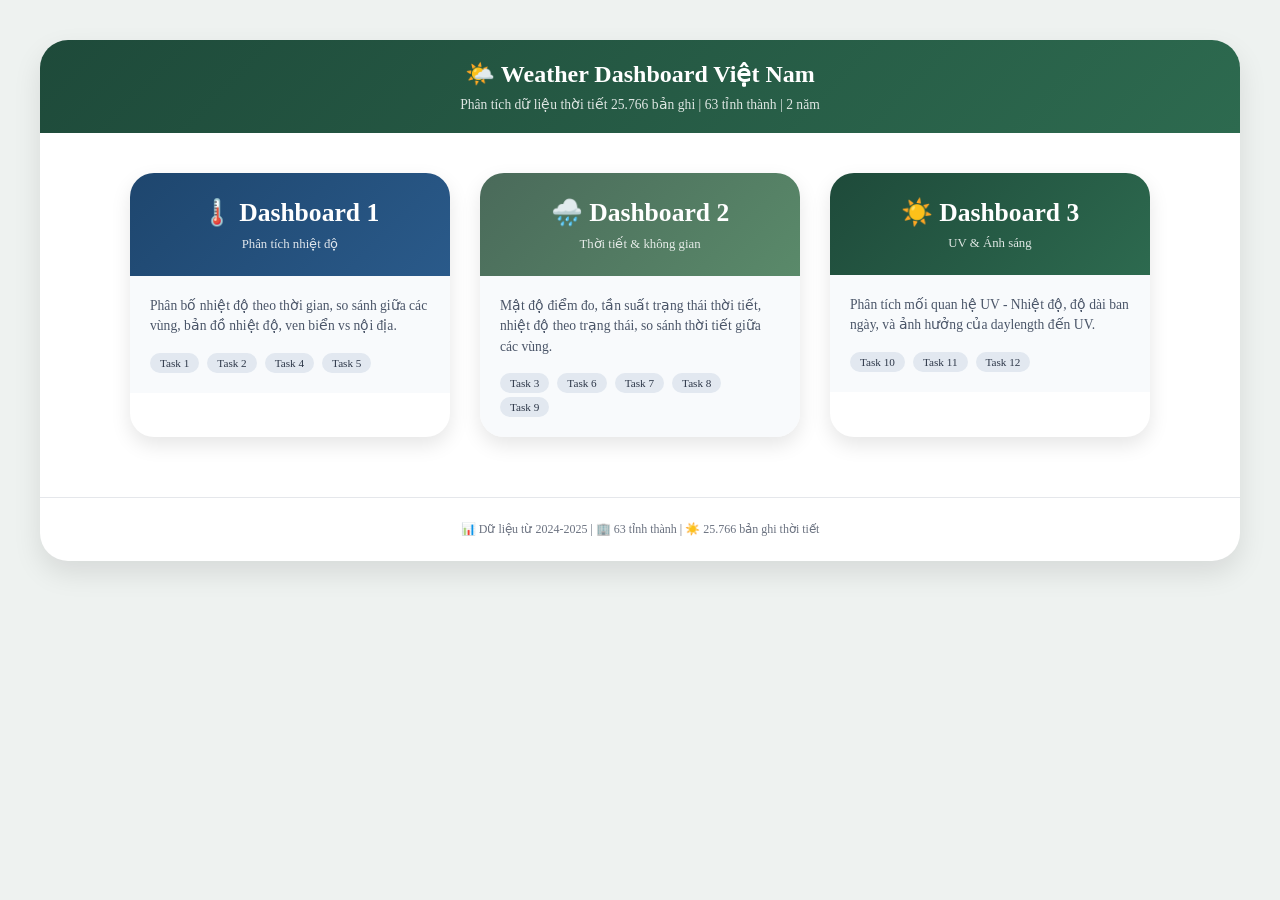
<file: index.html>
<!DOCTYPE html>
<html lang="vi">
<head>
    <meta charset="UTF-8">
    <meta name="viewport" content="width=device-width, initial-scale=1.0">
    <title>Weather Dashboard | Phân tích thời tiết Việt Nam</title>
    <link rel="stylesheet" href="css/dashboard.css">
    <style>
        .dashboard-grid {
            display: flex;
            flex-wrap: wrap;
            gap: 30px;
            justify-content: center;
            padding: 40px 20px;
        }
        .dashboard-card {
            background: white;
            border-radius: 24px;
            box-shadow: 0 8px 20px rgba(0,0,0,0.1);
            width: 320px;
            overflow: hidden;
            transition: transform 0.2s ease, box-shadow 0.2s ease;
            text-decoration: none;
            color: inherit;
            display: block;
        }
        .dashboard-card:hover {
            transform: translateY(-5px);
            box-shadow: 0 12px 28px rgba(0,0,0,0.15);
        }
        .card-header {
            padding: 24px 20px;
            color: white;
            text-align: center;
        }
        .card-header.dash1 {
            background: linear-gradient(135deg, #1e466e, #2a5a8a);
        }
        .card-header.dash2 {
            background: linear-gradient(135deg, #4a6a5a, #5a8a6a);
        }
        .card-header.dash3 {
            background: linear-gradient(135deg, #1e4a3a, #2d6a4f);
        }
        .card-header h2 {
            margin: 0;
            font-size: 1.6rem;
        }
        .card-header p {
            margin: 8px 0 0;
            opacity: 0.85;
            font-size: 0.8rem;
        }
        .card-body {
            padding: 20px;
            background: #f8fafc;
        }
        .card-body p {
            margin: 0 0 12px;
            color: #4a5568;
            line-height: 1.5;
            font-size: 0.85rem;
        }
        .task-badge {
            display: inline-block;
            background: #e2e8f0;
            padding: 4px 10px;
            border-radius: 20px;
            font-size: 0.7rem;
            margin: 4px 4px 0 0;
            color: #2d3748;
        }
        .footer {
            text-align: center;
            padding: 24px;
            color: #6b7280;
            font-size: 0.75rem;
            border-top: 1px solid #e5e7eb;
            margin-top: 20px;
        }
        .container {
            max-width: 1200px;
            margin: 0 auto;
        }
    </style>
</head>
<body>
    <div class="container">
        <div class="card" style="margin-top: 20px;">
            <div class="header" style="text-align: center;">
                <h1>🌤️ Weather Dashboard Việt Nam</h1>
                <p>Phân tích dữ liệu thời tiết 25.766 bản ghi | 63 tỉnh thành | 2 năm</p>
            </div>

            <div class="dashboard-grid">
                <!-- Dashboard 1: Nhiệt độ -->
                <a href="dashboard1_nhietdo.html" class="dashboard-card">
                    <div class="card-header dash1">
                        <h2>🌡️ Dashboard 1</h2>
                        <p>Phân tích nhiệt độ</p>
                    </div>
                    <div class="card-body">
                        <p>Phân bố nhiệt độ theo thời gian, so sánh giữa các vùng, bản đồ nhiệt độ, ven biển vs nội địa.</p>
                        <div>
                            <span class="task-badge">Task 1</span>
                            <span class="task-badge">Task 2</span>
                            <span class="task-badge">Task 4</span>
                            <span class="task-badge">Task 5</span>
                        </div>
                    </div>
                </a>

                <!-- Dashboard 2: Thời tiết & Không gian -->
                <a href="dashboard2_thoitiet.html" class="dashboard-card">
                    <div class="card-header dash2">
                        <h2>🌧️ Dashboard 2</h2>
                        <p>Thời tiết & không gian</p>
                    </div>
                    <div class="card-body">
                        <p>Mật độ điểm đo, tần suất trạng thái thời tiết, nhiệt độ theo trạng thái, so sánh thời tiết giữa các vùng.</p>
                        <div>
                            <span class="task-badge">Task 3</span>
                            <span class="task-badge">Task 6</span>
                            <span class="task-badge">Task 7</span>
                            <span class="task-badge">Task 8</span>
                            <span class="task-badge">Task 9</span>
                        </div>
                    </div>
                </a>

                <!-- Dashboard 3: UV & Ánh sáng -->
                <a href="dashboard3_uv.html" class="dashboard-card">
                    <div class="card-header dash3">
                        <h2>☀️ Dashboard 3</h2>
                        <p>UV & Ánh sáng</p>
                    </div>
                    <div class="card-body">
                        <p>Phân tích mối quan hệ UV - Nhiệt độ, độ dài ban ngày, và ảnh hưởng của daylength đến UV.</p>
                        <div>
                            <span class="task-badge">Task 10</span>
                            <span class="task-badge">Task 11</span>
                            <span class="task-badge">Task 12</span>
                        </div>
                    </div>
                </a>
            </div>

            <div class="footer">
                📊 Dữ liệu từ 2024-2025 | 🏢 63 tỉnh thành | ☀️ 25.766 bản ghi thời tiết
            </div>
        </div>
    </div>
</body>
</html>
</file>
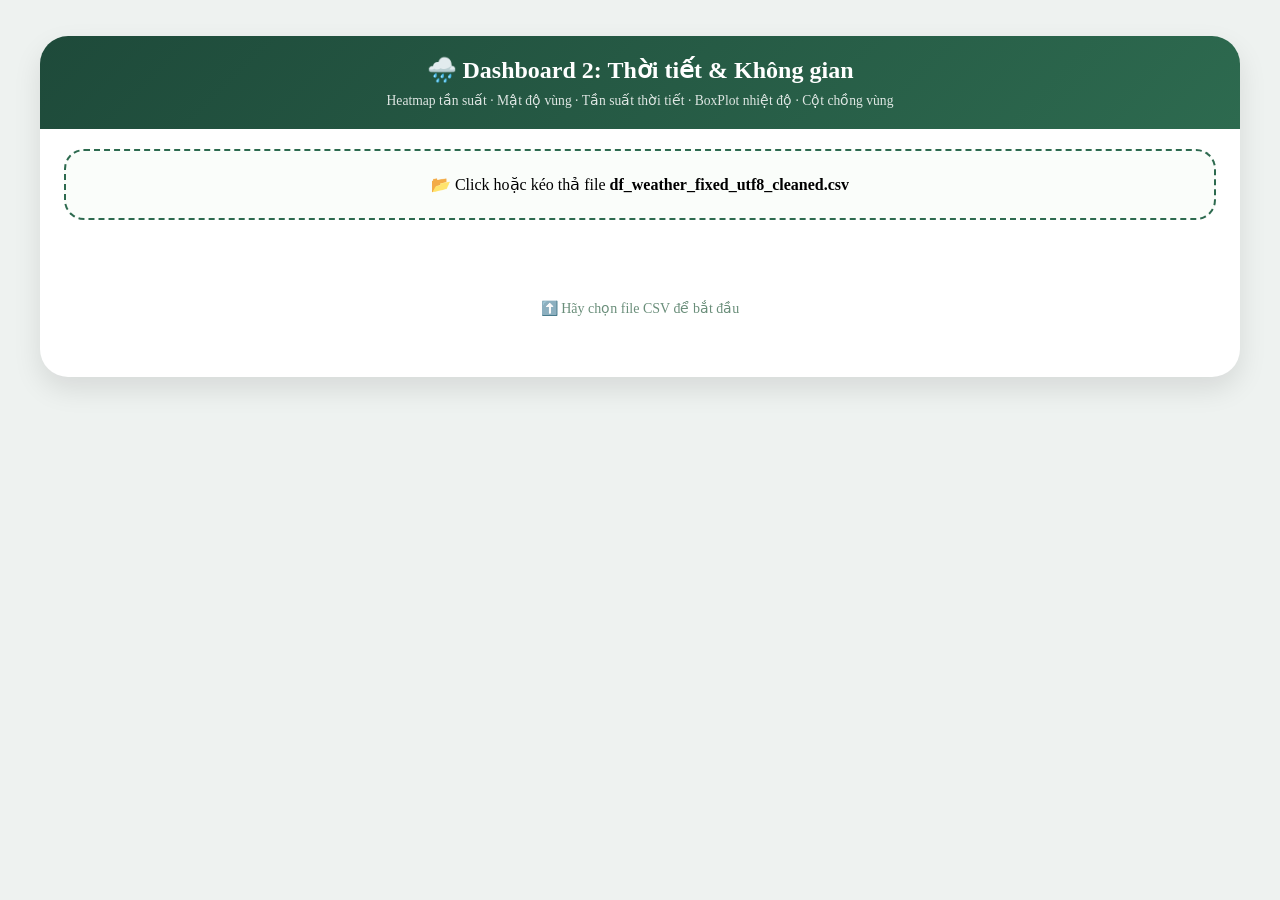
<file: dashboard2_thoitiet.html>
<!DOCTYPE html>
<html lang="vi">
<head>
    <meta charset="UTF-8">
    <meta name="viewport" content="width=device-width, initial-scale=1.0">
    <title>Dashboard 2 | Thời tiết & Không gian</title>
    <link rel="stylesheet" href="css/dashboard.css">
    <script src="https://d3js.org/d3.v7.min.js"></script>
    <style>
        .section-title {
            background: #eef5f0;
            padding: 12px 20px;
            border-bottom: 1px solid #c8dcc8;
            font-weight: bold;
            font-size: 1.05rem;
            color: #1e4a3a;
        }
        .task-panel {
            background: #fff;
            border-radius: 20px;
            box-shadow: 0 4px 14px rgba(0,0,0,0.08);
            overflow: hidden;
            margin: 16px 20px;
        }
        .task-body { padding: 16px 20px; }
        .two-col {
            display: flex;
            flex-wrap: wrap;
            gap: 20px;
            padding: 16px 20px;
        }
        .two-col .task-panel { flex: 1; min-width: 400px; margin: 0; }
        .chart-scroll { overflow-x: auto; }
        .filter-row {
            display: flex;
            align-items: center;
            gap: 14px;
            margin-bottom: 12px;
            flex-wrap: wrap;
            font-size: 13px;
        }
        .filter-row label { color: #2d6a4f; font-weight: 600; }
        .filter-row select { width: auto; padding: 6px 12px; border-radius: 12px; border: 1px solid #c8dbc8; font-size: 0.82rem; }
        /* Task 6 Treemap */
        #t6Treemap { display: flex; flex-wrap: wrap; gap: 6px; width: 100%; }
        .t6-region-cell {
            border-radius: 8px; padding: 12px; box-sizing: border-box;
            cursor: pointer; display: flex; flex-direction: column;
            justify-content: center; align-items: center;
            transition: filter .15s, transform .15s; min-height: 80px;
        }
        .t6-region-cell:hover { filter: brightness(1.1); transform: scale(1.01); }
        .t6-region-cell .r-name { font-size: 11px; font-weight: 600; color: #fff; opacity: .9; text-align: center; margin-bottom: 4px; }
        .t6-region-cell .r-count { font-size: 26px; font-weight: 700; color: #fff; line-height: 1; }
        .t6-region-cell .r-unit  { font-size: 10px; color: rgba(255,255,255,.65); margin-top: 2px; }
        .t6-region-cell .r-info  { font-size: 10px; color: rgba(255,255,255,.5); margin-top: 4px; text-align: center; }
        #t6Provinces { display: none; }
        .t6-prov-grid { display: grid; grid-template-columns: repeat(auto-fill, minmax(160px,1fr)); gap: 8px; }
        .t6-prov-card { border-radius: 8px; border: 1.5px solid #e5e7eb; overflow: hidden; background: #fafafa; }
        .t6-prov-header { padding: 7px 10px; font-size: 11px; font-weight: 600; color: #fff; }
        .t6-prov-body { padding: 8px 10px; }
        .t6-prov-row { display: flex; justify-content: space-between; align-items: center; margin-bottom: 3px; }
        .t6-prov-row .lbl { font-size: 10px; color: #888; }
        .t6-prov-row .val { font-size: 12px; font-weight: 600; }
        #t6BackBtn { display: none; margin-bottom: 12px; padding: 6px 14px; font-size: 12px; border: 1px solid #d1d5db; border-radius: 8px; background: #fff; cursor: pointer; color: #555; }
        #t6BackBtn:hover { background: #f3f4f6; }
        /* Task 7 donut */
        #t7Container { display: flex; flex-wrap: wrap; gap: 16px; align-items: flex-start; }
        #t7DonutWrap { flex: 0 0 auto; }
        #t7Legend { flex: 1; min-width: 160px; max-height: 400px; overflow-y: auto; padding-top: 10px; }
        .t7-legend-item { display: flex; align-items: center; gap: 8px; margin-bottom: 6px; font-size: 12px; }
        .t7-legend-dot { width: 12px; height: 12px; border-radius: 3px; flex-shrink: 0; }
        /* d3 tooltip */
        .d3-tip {
            position: absolute;
            background: #1e293b;
            color: #f8fafc;
            padding: 8px 14px;
            border-radius: 8px;
            font-size: 12px;
            pointer-events: none;
            opacity: 0;
            z-index: 200;
            line-height: 1.5;
        }
    </style>
</head>
<body>
<div class="container">
<div class="card" style="margin-top:16px;">

    <div class="header">
        <h1>🌧️ Dashboard 2: Thời tiết & Không gian</h1>
        <p>Heatmap tần suất · Mật độ vùng · Tần suất thời tiết · BoxPlot nhiệt độ · Cột chồng vùng</p>
    </div>

    <!-- Upload -->
    <div class="upload-area" id="uploadArea">📂 Click hoặc kéo thả file <b>df_weather_fixed_utf8_cleaned.csv</b></div>
    <input type="file" id="fileInput" accept=".csv" style="display:none;">

    <!-- Filter bar -->
    <div id="filterSection" style="display:none;">
        <div class="filters">
            <div class="filter-group">
                <label>📆 Năm</label>
                <select id="yearFilter"><option value="all">Tất cả</option></select>
            </div>
            <div class="filter-group">
                <label>📅 Tháng</label>
                <select id="monthFilter">
                    <option value="all">Tất cả</option>
                    <option value="1">Tháng 1</option><option value="2">Tháng 2</option>
                    <option value="3">Tháng 3</option><option value="4">Tháng 4</option>
                    <option value="5">Tháng 5</option><option value="6">Tháng 6</option>
                    <option value="7">Tháng 7</option><option value="8">Tháng 8</option>
                    <option value="9">Tháng 9</option><option value="10">Tháng 10</option>
                    <option value="11">Tháng 11</option><option value="12">Tháng 12</option>
                </select>
            </div>
            <div class="filter-group">
                <label>🔄 Reset</label>
                <button id="resetBtn">Đặt lại</button>
            </div>
        </div>
    </div>

    <div id="noDataMsg" class="no-data">⬆️ Hãy chọn file CSV để bắt đầu</div>
    <div id="mainContent" style="display:none;">

        <!-- ════ Row 1: Task 3 + Task 7 (2 cột) ════ -->
        <div class="two-col">

            <!-- Task 3: Heatmap -->
            <div class="task-panel">
                <div class="section-title">🔥 Task 3: Heatmap Tần suất Thời tiết theo Vùng</div>
                <div class="task-body">
                    <div class="filter-row">
                        <label>Chọn Vùng:</label>
                        <select id="t3RegionFilter"></select>
                    </div>
                    <div class="chart-scroll">
                        <svg id="chart3" width="520" height="320"></svg>
                    </div>
                    <div class="note">💡 Hover để xem số ngày · Màu đậm hơn = tần suất cao hơn</div>
                </div>
            </div>

            <!-- Task 7: Donut -->
            <div class="task-panel">
                <div class="section-title">🍩 Task 7: Tần suất thời tiết (Donut Chart)</div>
                <div class="task-body">
                    <div class="filter-row">
                        <label>Chọn Khu vực:</label>
                        <select id="t7RegionFilter"></select>
                    </div>
                    <div id="t7Container">
                        <div id="t7DonutWrap"><svg id="chart7" width="300" height="300"></svg></div>
                        <div id="t7Legend"></div>
                    </div>
                    <div class="note">💡 Hover vào múi bánh để xem thông tin</div>
                </div>
            </div>
        </div>

        <!-- ════ Task 6: Treemap Mật độ vùng ════ -->
        <div class="task-panel">
            <div class="section-title">🗺️ Task 6: Mật độ điểm đo theo Vùng</div>
            <div class="task-body">
                <button id="t6BackBtn" onclick="t6ShowRegions()">← Quay lại tổng quan</button>
                <div id="t6Treemap"></div>
                <div id="t6Provinces"></div>
                <div class="note">💡 Click vào vùng để xem chi tiết tỉnh/thành · Click "Quay lại" để về tổng quan</div>
            </div>
        </div>

        <!-- ════ Task 8: BoxPlot ════ -->
        <div class="task-panel">
            <div class="section-title">📦 Task 8: Nhiệt độ theo Trạng thái Thời tiết (BoxPlot)</div>
            <div class="task-body">
                <div class="filter-row">
                    <label>Chọn Khu vực:</label>
                    <select id="t8RegionFilter"></select>
                </div>
                <div class="chart-scroll">
                    <svg id="chart8" width="900" height="420"></svg>
                </div>
                <div class="note">💡 Hover vào hộp để xem Q1·Median·Q3 · Đỏ = Median · Chấm đỏ = Outlier</div>
            </div>
        </div>

        <!-- ════ Task 9: Stacked Bar ════ -->
        <div class="task-panel">
            <div class="section-title">📊 Task 9: So sánh Thời tiết giữa các Vùng (Stacked Bar)</div>
            <div class="task-body">
                <div class="chart-scroll">
                    <svg id="chart9" width="960" height="420"></svg>
                </div>
                <div class="note">💡 Hover để xem chi tiết · Click vào cột để highlight vùng đó</div>
            </div>
        </div>

    </div><!-- end mainContent -->
</div>
</div>

<!-- Tooltip -->
<div class="d3-tip" id="d3tip"></div>

<script src="js/common.js"></script>
<script>
(function(){
    let rawData = [];
    let t9CurrentRegion = 'Tất cả khu vực';

    // ══════════════════════════════════════
    //  UPLOAD
    // ══════════════════════════════════════
    const uploadArea = document.getElementById('uploadArea');
    const fileInput  = document.getElementById('fileInput');
    uploadArea.onclick = () => fileInput.click();
    uploadArea.ondragover = e => { e.preventDefault(); uploadArea.style.borderColor='#40916c'; };
    uploadArea.ondragleave = () => uploadArea.style.borderColor = '#2d6a4f';
    uploadArea.ondrop = e => { e.preventDefault(); handleFile(e.dataTransfer.files[0]); };
    fileInput.onchange = e => handleFile(e.target.files[0]);

    function handleFile(file) {
        const reader = new FileReader();
        reader.onload = ev => initDashboard(ev.target.result);
        reader.readAsText(file, 'UTF-8');
    }

    // ══════════════════════════════════════
    //  INIT
    // ══════════════════════════════════════
    function initDashboard(csvText) {
        rawData = d3.csvParse(csvText);

        // Chuẩn hóa region
        rawData.forEach(d => {
            if (d['location.region']) {
                d['location.region'] = d['location.region'].trim();
            }
        });

        // Năm
        const years = [...new Set(rawData.map(d => { const p=parseDateToYMD(d.date); return p.year; }).filter(Boolean))].sort();
        const yearSel = document.getElementById('yearFilter');
        yearSel.innerHTML = '<option value="all">Tất cả</option>';
        years.forEach(y => yearSel.innerHTML += `<option value="${y}">${y}</option>`);

        // Regions
        const allRegions = [...new Set(rawData.map(d=>d['location.region']).filter(Boolean))].sort();

        // Task 3 filter
        const t3sel = document.getElementById('t3RegionFilter');
        t3sel.innerHTML = '<option value="Tất cả">Tất cả</option>';
        allRegions.forEach(r => t3sel.innerHTML += `<option value="${r}">${r}</option>`);
        t3sel.onchange = () => renderTask3(getFiltered());

        // Task 7 filter
        const t7sel = document.getElementById('t7RegionFilter');
        t7sel.innerHTML = '<option value="Tất cả khu vực">Tất cả khu vực</option>';
        allRegions.forEach(r => t7sel.innerHTML += `<option value="${r}">${r}</option>`);
        t7sel.onchange = () => renderTask7(getFiltered());

        // Task 8 filter
        const t8sel = document.getElementById('t8RegionFilter');
        t8sel.innerHTML = '<option value="Tất cả khu vực">Tất cả khu vực</option>';
        allRegions.forEach(r => t8sel.innerHTML += `<option value="${r}">${r}</option>`);
        t8sel.onchange = () => renderTask8(getFiltered());

        // Filter events
        document.getElementById('yearFilter').onchange = applyFilters;
        document.getElementById('monthFilter').onchange = applyFilters;
        document.getElementById('resetBtn').onclick = () => {
            document.getElementById('yearFilter').value = 'all';
            document.getElementById('monthFilter').value = 'all';
            applyFilters();
        };

        // Show UI
        document.getElementById('filterSection').style.display = 'block';
        document.getElementById('mainContent').style.display = 'block';
        document.getElementById('noDataMsg').style.display = 'none';
        document.getElementById('uploadArea').style.display = 'none';

        // Task 6 (static data based)
        t6ShowRegions();

        applyFilters();
    }

    // ══════════════════════════════════════
    //  FILTER CHUNG
    // ══════════════════════════════════════
    function getFiltered() {
        const yr = document.getElementById('yearFilter').value;
        const mo = document.getElementById('monthFilter').value;
        return rawData.filter(d => {
            const p = parseDateToYMD(d.date);
            if (yr !== 'all' && p.year != yr) return false;
            if (mo !== 'all' && p.month != parseInt(mo)) return false;
            return true;
        });
    }

    function applyFilters() {
        const filtered = getFiltered();
        renderTask3(filtered);
        renderTask7(filtered);
        renderTask8(filtered);
        renderTask9(filtered);
    }

    // ══════════════════════════════════════
    //  TASK 3 — Heatmap
    // ══════════════════════════════════════
    function renderTask3(data) {
        const svg = d3.select('#chart3');
        svg.selectAll('*').remove();

        const selectedRegion = document.getElementById('t3RegionFilter').value;

        // Top 5 điều kiện thời tiết phổ biến nhất
        const counts = d3.rollup(data, v=>v.length, d=>d['day.condition.text']);
        const topConds = Array.from(counts).sort((a,b)=>b[1]-a[1]).slice(0,5).map(d=>d[0]);

        const filtered = data.filter(d => topConds.includes(d['day.condition.text']));
        const grouped = d3.rollup(filtered, v=>v.length, d=>d['location.region'], d=>d['day.condition.text']);

        const heatData = [];
        for (let [region, condMap] of grouped) {
            for (let [cond, count] of condMap) {
                heatData.push({ region, cond, count });
            }
        }

        let displayData = selectedRegion === 'Tất cả' ? heatData : heatData.filter(d=>d.region===selectedRegion);
        if (displayData.length === 0) return;

        const W=520, H=320, m={top:10, right:10, bottom:80, left:155};
        svg.attr('width', W).attr('height', H);

        const regions = [...new Set(displayData.map(d=>d.region))];
        const x = d3.scaleBand().domain(regions).range([m.left, W-m.right]).padding(0.05);
        const y = d3.scaleBand().domain(topConds).range([H-m.bottom, m.top]).padding(0.05);
        const color = d3.scaleSequential(d3.interpolatePuBu).domain([0, d3.max(displayData, d=>d.count)]);

        svg.selectAll('.hm-rect').data(displayData).enter().append('rect')
            .attr('x', d=>x(d.region)).attr('width', x.bandwidth())
            .attr('y', d=>y(d.cond)).attr('height', y.bandwidth())
            .attr('rx', 3)
            .attr('fill', '#fff')
            .on('mouseover', (e,d) => showTip(e, `<b>${d.region}</b><br>${d.cond}<br>Số ngày: <b>${d.count}</b>`))
            .on('mousemove', e=>moveTip(e))
            .on('mouseout', ()=>hideTip())
            .transition().duration(600)
            .attr('fill', d=>color(d.count));

        svg.append('g').attr('transform',`translate(0,${H-m.bottom})`)
            .call(d3.axisBottom(x)).selectAll('text')
            .attr('transform','rotate(-30)').style('text-anchor','end').style('font-size','10px');
        svg.append('g').attr('transform',`translate(${m.left},0)`)
            .call(d3.axisLeft(y)).selectAll('text').style('font-size','10px');
    }

    // ══════════════════════════════════════
    //  TASK 7 — Donut Chart
    // ══════════════════════════════════════
    function renderTask7(data) {
        const svg = d3.select('#chart7');
        svg.selectAll('*').remove();
        document.getElementById('t7Legend').innerHTML = '';

        const selectedRegion = document.getElementById('t7RegionFilter').value;
        let filtered = selectedRegion === 'Tất cả khu vực' ? data : data.filter(d=>d['location.region']===selectedRegion);

        // Count weather days
        const weatherDays = {};
        filtered.forEach(d => {
            const cond = d['day.condition.text'];
            const date = d['date'] || Math.random().toString();
            if (!cond) return;
            if (!weatherDays[cond]) weatherDays[cond] = new Set();
            weatherDays[cond].add(date);
        });
        const pieData = Object.entries(weatherDays)
            .map(([condition, s]) => ({ condition, count: s.size }))
            .sort((a,b) => b.count-a.count);

        if (pieData.length === 0) return;

        const W=300, H=300, cx=150, cy=150, radius=110;
        svg.attr('width',W).attr('height',H);
        const color = d3.scaleOrdinal(d3.schemeDark2);

        const arc = d3.arc().innerRadius(radius*0.48).outerRadius(radius*0.88);
        const pie = d3.pie().value(d=>d.count).sort(null);
        const data_ready = pie(pieData);

        const g = svg.append('g').attr('transform',`translate(${cx},${cy})`);
        g.selectAll('path').data(data_ready).enter().append('path')
            .attr('fill', d=>color(d.data.condition))
            .attr('stroke','white').style('stroke-width','2px')
            .on('mouseover', (e,d) => showTip(e, `<b>${d.data.condition}</b><br>Số ngày: <b>${d.data.count}</b>`))
            .on('mousemove', e=>moveTip(e))
            .on('mouseout', ()=>hideTip())
            .transition().duration(700)
            .attrTween('d', d => {
                const i = d3.interpolate({startAngle:0, endAngle:0}, d);
                return t => arc(i(t));
            });

        // Legend
        const legend = document.getElementById('t7Legend');
        pieData.forEach(d => {
            const item = document.createElement('div');
            item.className = 't7-legend-item';
            item.innerHTML = `<div class="t7-legend-dot" style="background:${color(d.condition)}"></div><span>${d.condition} <b>(${d.count})</b></span>`;
            legend.appendChild(item);
        });
    }

    // ══════════════════════════════════════
    //  TASK 6 — Treemap (dùng data tĩnh từ CSV tổng hợp)
    // ══════════════════════════════════════
    const T6_REGIONS = [
        {region:"Bắc Trung Bộ và Duyên hải miền Trung",color:"#185FA5",count:14,records:5726,avgTemp:25.6,
         provinces:[
            {name:"Bình Thuận",avg:26.85,rec:409},{name:"Bình Định",avg:26.16,rec:409},
            {name:"Hà Tĩnh",avg:24.83,rec:409},{name:"Khánh Hòa",avg:25.99,rec:409},
            {name:"Nghệ An",avg:24.75,rec:409},{name:"Ninh Thuận",avg:26.59,rec:409},
            {name:"Phú Yên",avg:26.16,rec:409},{name:"Quảng Bình",avg:25.12,rec:409},
            {name:"Quảng Nam",avg:25.44,rec:409},{name:"Quảng Ngãi",avg:25.68,rec:409},
            {name:"Quảng Trị",avg:25.21,rec:409},{name:"Thanh Hóa",avg:24.47,rec:409},
            {name:"Thừa Thiên - Huế",avg:25.21,rec:409},{name:"Đà Nẵng",avg:25.44,rec:409}
         ]},
        {region:"Trung du và miền núi Bắc Bộ",color:"#0F6E56",count:14,records:5726,avgTemp:22.3,
         provinces:[
            {name:"Bắc Giang",avg:24.43,rec:409},{name:"Bắc Kạn",avg:22.11,rec:409},
            {name:"Cao Bằng",avg:21.64,rec:409},{name:"Hà Giang",avg:16.93,rec:409},
            {name:"Hòa Bình",avg:24.09,rec:409},{name:"Lai Châu",avg:17.45,rec:409},
            {name:"Lào Cai",avg:22.03,rec:409},{name:"Lạng Sơn",avg:22.06,rec:409},
            {name:"Quảng Ninh",avg:23.64,rec:409},{name:"Sơn La",avg:22.22,rec:409},
            {name:"Thái Nguyên",avg:23.93,rec:409},{name:"Tuyên Quang",avg:24.42,rec:409},
            {name:"Yên Bái",avg:24.42,rec:409},{name:"Điện Biên",avg:22.22,rec:409}
         ]},
        {region:"Tây Nguyên",color:"#D85A30",count:5,records:2045,avgTemp:22.8,
         provinces:[
            {name:"Gia Lai",avg:22.85,rec:409},{name:"Kon Tum",avg:22.85,rec:409},
            {name:"Lâm Đồng",avg:19.45,rec:409},{name:"Đắk Lắk",avg:24.37,rec:409},
            {name:"Đắk Nông",avg:24.37,rec:409}
         ]},
        {region:"Đông Nam Bộ",color:"#BA7517",count:6,records:2454,avgTemp:27.8,
         provinces:[
            {name:"Bà Rịa-Vũng Tàu",avg:27.43,rec:409},{name:"Bình Dương",avg:28.04,rec:409},
            {name:"Bình Phước",avg:26.69,rec:409},{name:"TP. Hồ Chí Minh",avg:28.04,rec:409},
            {name:"Tây Ninh",avg:28.43,rec:409},{name:"Đồng Nai",avg:28.04,rec:409}
         ]},
        {region:"Đồng Bằng Sông Cửu Long",color:"#993556",count:13,records:5317,avgTemp:27.6,
         provinces:[
            {name:"An Giang",avg:28.07,rec:409},{name:"Bạc Liêu",avg:27.63,rec:409},
            {name:"Bến Tre",avg:27.31,rec:409},{name:"Cà Mau",avg:27.65,rec:409},
            {name:"Cần Thơ",avg:27.47,rec:409},{name:"Hậu Giang",avg:27.47,rec:409},
            {name:"Kiên Giang",avg:27.84,rec:409},{name:"Long An",avg:27.62,rec:409},
            {name:"Sóc Trăng",avg:27.63,rec:409},{name:"Tiền Giang",avg:27.31,rec:409},
            {name:"Trà Vinh",avg:27.38,rec:409},{name:"Vĩnh Long",avg:27.42,rec:409},
            {name:"Đồng Tháp",avg:27.55,rec:409}
         ]},
        {region:"Đồng Bằng Sông Hồng",color:"#534AB7",count:11,records:4498,avgTemp:24.6,
         provinces:[
            {name:"Bắc Ninh",avg:24.43,rec:409},{name:"Hà Nam",avg:24.63,rec:409},
            {name:"Hà Nội",avg:24.77,rec:409},{name:"Hưng Yên",avg:24.63,rec:409},
            {name:"Hải Dương",avg:24.58,rec:409},{name:"Hải Phòng",avg:24.43,rec:408},
            {name:"Nam Định",avg:24.63,rec:409},{name:"Ninh Bình",avg:24.63,rec:409},
            {name:"Phú Thọ",avg:24.42,rec:409},{name:"Thái Bình",avg:24.66,rec:409},
            {name:"Vĩnh Phúc",avg:24.42,rec:409}
         ]}
    ];

    function t6TempColor(v) {
        const t = (v-16)/13;
        if (t < 0.3) {
            const s=t/0.3;
            return `rgb(${Math.round(66+s*(250-66))},${Math.round(135+s*(204-135))},${Math.round(245+s*(100-245))})`;
        } else if (t < 0.65) {
            const s=(t-0.3)/0.35;
            return `rgb(${Math.round(250+s*(239-250))},${Math.round(204+s*(68-204))},${Math.round(100+s*(68-100))})`;
        } else {
            const s=(t-0.65)/0.35;
            return `rgb(${Math.round(239+s*(180-239))},${Math.round(68+s*(0-68))},${Math.round(68+s*(0-68))})`;
        }
    }

    window.t6ShowRegions = function() {
        document.getElementById('t6BackBtn').style.display = 'none';
        document.getElementById('t6Provinces').style.display = 'none';
        document.getElementById('t6Treemap').style.display = 'flex';
        const total = T6_REGIONS.reduce((s,r)=>s+r.count,0);
        const tm = document.getElementById('t6Treemap');
        tm.innerHTML = '';
        T6_REGIONS.forEach(r => {
            const pct = r.count/total;
            const cell = document.createElement('div');
            cell.className = 't6-region-cell';
            cell.style.background = r.color;
            cell.style.flexGrow = String(r.count);
            cell.innerHTML = `
                <div class="r-name">${r.region}</div>
                <div class="r-count">${r.count}</div>
                <div class="r-unit">tỉnh/thành</div>
                <div class="r-info">${r.records.toLocaleString()} records · TB ${r.avgTemp.toFixed(1)}°C</div>
            `;
            cell.onclick = () => t6ShowProvinces(r);
            tm.appendChild(cell);
        });
    };

    function t6ShowProvinces(r) {
        document.getElementById('t6Treemap').style.display = 'none';
        document.getElementById('t6BackBtn').style.display = 'inline-block';
        const pDiv = document.getElementById('t6Provinces');
        pDiv.style.display = 'block';
        pDiv.innerHTML = `
            <div style="font-size:14px;font-weight:600;margin-bottom:12px;display:flex;align-items:center;gap:8px;">
                <span style="display:inline-block;width:12px;height:12px;border-radius:3px;background:${r.color}"></span>${r.region}
            </div>
            <div class="t6-prov-grid">
                ${r.provinces.map(p => {
                    const tc = t6TempColor(p.avg);
                    return `<div class="t6-prov-card">
                        <div class="t6-prov-header" style="background:${r.color}">${p.name}</div>
                        <div class="t6-prov-body">
                            <div class="t6-prov-row"><span class="lbl">Nhiệt độ TB</span><span class="val" style="color:${tc}">${p.avg.toFixed(1)}°C</span></div>
                            <div class="t6-prov-row"><span class="lbl">Records</span><span class="val" style="color:#555">${p.rec.toLocaleString()}</span></div>
                        </div>
                    </div>`;
                }).join('')}
            </div>`;
    }

    // ══════════════════════════════════════
    //  TASK 8 — BoxPlot
    // ══════════════════════════════════════
    function transformBoxData(data) {
        const groups = d3.groups(data, d=>d['day.condition.text']);
        return groups.map(([name, records]) => {
            const temps = records.map(r=>parseFloat(r['day.avgtemp_c'])).filter(t=>!isNaN(t)).sort(d3.ascending);
            if (temps.length < 3) return null;
            const q1 = d3.quantile(temps, 0.25);
            const q2 = d3.quantile(temps, 0.5);
            const q3 = d3.quantile(temps, 0.75);
            const iqr = q3-q1;
            const r0 = Math.max(temps[0], q1-iqr*1.5);
            const r1 = Math.min(temps[temps.length-1], q3+iqr*1.5);
            const outliers = records.filter(v => { const t=parseFloat(v['day.avgtemp_c']); return t<r0||t>r1; });
            return { xName: name, quartiles:[q1,q2,q3], range:[r0,r1], outliers };
        }).filter(Boolean);
    }

    function renderTask8(data) {
        const svg = d3.select('#chart8');
        svg.selectAll('*').remove();

        const selectedRegion = document.getElementById('t8RegionFilter').value;
        let filtered = selectedRegion === 'Tất cả khu vực' ? data : data.filter(d=>d['location.region']===selectedRegion);
        const boxData = transformBoxData(filtered);
        if (boxData.length === 0) return;

        const W=900, H=420, mT=30, mR=30, mB=140, mL=60;
        svg.attr('width',W).attr('height',H);

        const x = d3.scaleBand().domain(boxData.map(d=>d.xName)).rangeRound([mL, W-mR]).padding(0.4);
        const y = d3.scaleLinear().domain([
            d3.min(boxData, d=>d.range[0])-2,
            d3.max(boxData, d=>d.range[1])+2
        ]).nice().range([H-mB, mT]);

        const g = svg.append('g').selectAll('g').data(boxData).join('g');

        // Whisker
        g.append('path').attr('stroke','#555').attr('stroke-width',1.5)
            .attr('d', d=>`M${x(d.xName)+x.bandwidth()/2},${y(d.range[1])}V${y(d.range[0])}`);

        // Box
        g.append('path')
            .attr('fill','lightskyblue').attr('stroke','#555').attr('stroke-width',1.5)
            .attr('d', d=>`M${x(d.xName)},${y(d.quartiles[2])}H${x(d.xName)+x.bandwidth()}V${y(d.quartiles[0])}H${x(d.xName)}Z`)
            .on('mouseover', (e,d) => showTip(e, `<b>${d.xName}</b><br>Max: ${d.range[1].toFixed(1)}°C<br>Q3: ${d.quartiles[2].toFixed(1)}°C<br>Median: ${d.quartiles[1].toFixed(1)}°C<br>Q1: ${d.quartiles[0].toFixed(1)}°C<br>Min: ${d.range[0].toFixed(1)}°C`))
            .on('mousemove', e=>moveTip(e))
            .on('mouseout', ()=>hideTip());

        // Median
        g.append('path').attr('stroke','crimson').attr('stroke-width',2.5)
            .attr('d', d=>`M${x(d.xName)},${y(d.quartiles[1])}H${x(d.xName)+x.bandwidth()}`);

        // Outliers
        g.append('g').attr('fill','red').attr('fill-opacity',0.6)
            .attr('transform', d=>`translate(${x(d.xName)+x.bandwidth()/2},0)`)
            .selectAll('circle').data(d=>d.outliers).join('circle')
            .attr('r',2.5).attr('cx',()=>(Math.random()-0.5)*6)
            .attr('cy', d=>y(parseFloat(d['day.avgtemp_c'])));

        svg.append('g').attr('transform',`translate(0,${H-mB})`).call(d3.axisBottom(x).tickSizeOuter(0))
            .selectAll('text').attr('transform','rotate(-40)').style('text-anchor','end').attr('dx','-.6em').attr('dy','.15em').style('font-size','10px');
        svg.append('g').attr('transform',`translate(${mL},0)`).call(d3.axisLeft(y).ticks(null,'s'));
    }

    // ══════════════════════════════════════
    //  TASK 9 — Stacked Bar
    // ══════════════════════════════════════
    function renderTask9(data) {
        const svg = d3.select('#chart9');
        svg.selectAll('*').remove();

        // Build stacked data
        const trackingMap = new Map();
        const allConditions = new Set();
        data.forEach(d => {
            const region = d['location.region'];
            const condition = d['day.condition.text'];
            const date = d['date'] || Math.random().toString();
            if (!region || !condition) return;
            allConditions.add(condition);
            if (!trackingMap.has(region)) trackingMap.set(region, new Map());
            const condMap = trackingMap.get(region);
            if (!condMap.has(condition)) condMap.set(condition, new Set());
            condMap.get(condition).add(date);
        });

        const chartData = [];
        trackingMap.forEach((condMap, regionName) => {
            const row = { region: regionName };
            allConditions.forEach(cond => { row[cond] = condMap.has(cond) ? condMap.get(cond).size : 0; });
            chartData.push(row);
        });

        const keys = Array.from(allConditions);
        if (chartData.length === 0) return;

        const W=960, H=420, mT=20, mR=30, mB=120, mL=70;
        svg.attr('width',W).attr('height',H);

        const regionTotals = {};
        chartData.forEach(d => { regionTotals[d.region] = d3.sum(keys, k=>d[k]); });

        const x = d3.scaleBand()
            .domain(chartData.map(d=>d.region).sort((a,b)=>regionTotals[b]-regionTotals[a]))
            .range([mL, W-mR]).padding(0.3);

        const series = d3.stack().keys(keys)(chartData);

        const y = d3.scaleLinear()
            .domain([0, d3.max(series, d=>d3.max(d, d=>d[1]))]).nice()
            .range([H-mB, mT]);

        const color = d3.scaleOrdinal().domain(keys).range(d3.schemeDark2);

        const barGroups = svg.append('g').selectAll('g').data(series).join('g').attr('fill', d=>color(d.key));

        const bars = barGroups.selectAll('rect')
            .data(d => d.map(item => { item.key=d.key; return item; })).join('rect')
            .attr('x', d=>x(d.data.region))
            .attr('y', H-mB).attr('height',0)
            .attr('width', x.bandwidth())
            .style('cursor','pointer')
            .on('mouseover', (e,d) => showTip(e, `<b>${d.data.region}</b><br>${d.key}<br>Số ngày: <b>${d[1]-d[0]}</b>`))
            .on('mousemove', e=>moveTip(e))
            .on('mouseout', ()=>hideTip())
            .on('click', function(e,d) {
                const clicked = d.data.region;
                t9CurrentRegion = t9CurrentRegion===clicked ? 'Tất cả khu vực' : clicked;
                if (t9CurrentRegion !== 'Tất cả khu vực') {
                    svg.selectAll('rect').style('opacity',0.2);
                    svg.selectAll('rect').filter(r=>r.data.region===t9CurrentRegion).style('opacity',1);
                } else {
                    svg.selectAll('rect').style('opacity',1);
                }
            });

        bars.transition().duration(700)
            .attr('y', d=>y(d[1]))
            .attr('height', d=>isNaN(y(d[0])-y(d[1]))?0:(y(d[0])-y(d[1])));

        svg.append('g').attr('transform',`translate(0,${H-mB})`).call(d3.axisBottom(x).tickSizeOuter(0))
            .selectAll('text').attr('transform','rotate(-25)').style('text-anchor','end').style('font-size','10px');
        svg.append('g').attr('transform',`translate(${mL},0)`).call(d3.axisLeft(y).ticks(8,'s'));
    }

    // ══════════════════════════════════════
    //  TOOLTIP HELPERS
    // ══════════════════════════════════════
    const tip = document.getElementById('d3tip');
    function showTip(e, html) { tip.style.opacity='1'; tip.innerHTML=html; moveTip(e); }
    function moveTip(e) { tip.style.left=(e.pageX+14)+'px'; tip.style.top=(e.pageY-40)+'px'; }
    function hideTip() { tip.style.opacity='0'; }

})();
</script>
</body>
</html>
</file>
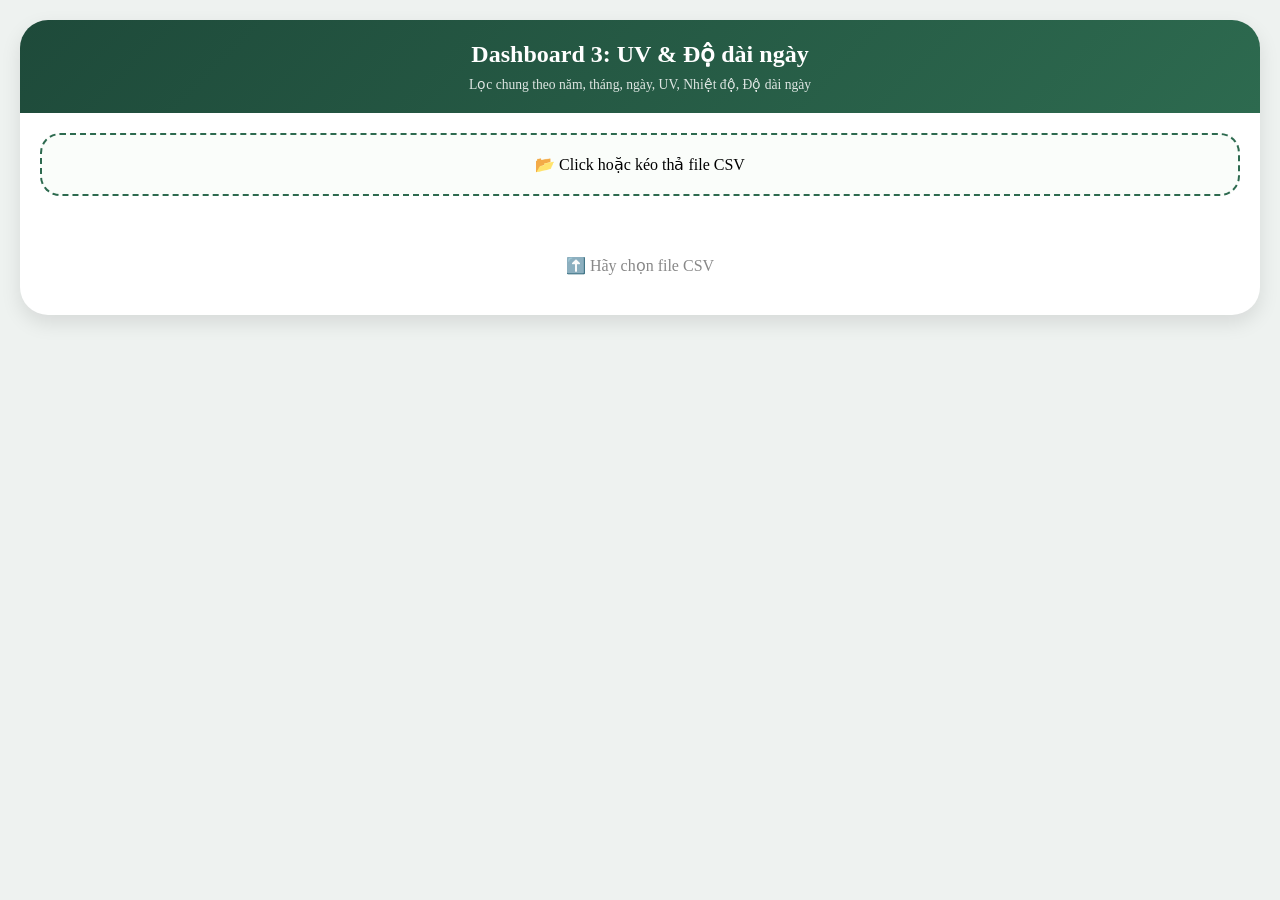
<file: dashboard3_uv.html>
<!DOCTYPE html>
<html lang="vi">
<head>
    <meta charset="UTF-8">
    <meta name="viewport" content="width=device-width, initial-scale=1.0">
    <title>Dashboard 3 | UV & Ánh sáng</title>
    <script src="https://d3js.org/d3.v7.min.js"></script>
    <style>
        * { box-sizing: border-box; }
        body {
            font-family: 'Cambria', 'Times New Roman', serif;
            background: #eef2f0;
            margin: 0;
            padding: 20px;
        }
        .container { max-width: 1400px; margin: 0 auto; }
        .card {
            background: white;
            border-radius: 28px;
            box-shadow: 0 8px 20px rgba(0,0,0,0.1);
            overflow: hidden;
        }
        .header {
            background: linear-gradient(135deg, #1e4a3a, #2d6a4f);
            color: white;
            padding: 20px;
            text-align: center;
        }
        .header h1 { margin: 0; font-size: 1.5rem; }
        .header p { margin: 8px 0 0; opacity: 0.85; font-size: 0.85rem; }
        .upload-area {
            border: 2px dashed #2d6a4f;
            border-radius: 20px;
            padding: 20px;
            margin: 20px;
            text-align: center;
            cursor: pointer;
            background: #fafdfa;
        }
        .upload-area:hover { background: #f0f7f0; }
        
        /* Filter chung */
        .filters {
            background: #f8faf5;
            padding: 16px 20px;
            display: flex;
            flex-wrap: wrap;
            gap: 16px;
            align-items: flex-end;
            justify-content: center;
            border-bottom: 1px solid #dde8e0;
        }
        .filter-group { min-width: 120px; }
        .filter-group label {
            display: block;
            font-size: 0.65rem;
            font-weight: 700;
            color: #2d6a4f;
            margin-bottom: 4px;
        }
        select, button {
            width: 100%;
            padding: 8px 10px;
            border-radius: 14px;
            border: 1px solid #c8dbc8;
            background: white;
            font-size: 0.8rem;
        }
        button {
            background: #2d6a4f;
            color: white;
            border: none;
            cursor: pointer;
            font-weight: 600;
        }
        button:hover { background: #40916c; }
        
        /* Layout 2 cột trên, 1 cột dưới */
        .grid-2col {
            display: flex;
            flex-wrap: wrap;
            gap: 20px;
            padding: 20px;
        }
        .col-half { flex: 1; min-width: 400px; }
        .col-full { width: 100%; padding: 0 20px 20px 20px; }
        
        .chart-card {
            background: #fff;
            border-radius: 20px;
            box-shadow: 0 2px 8px rgba(0,0,0,0.05);
            overflow: hidden;
        }
        .card-header {
            background: #eef2f0;
            padding: 10px 16px;
            font-weight: bold;
            border-bottom: 1px solid #ddd;
        }
        .legend {
            padding: 8px 16px;
            display: flex;
            flex-wrap: wrap;
            gap: 16px;
            font-size: 11px;
            border-bottom: 1px solid #e0ece0;
            background: #fafdfa;
        }
        .legend-item { display: flex; align-items: center; gap: 6px; }
        .legend-color { width: 16px; height: 16px; border-radius: 50%; }
        .stats {
            display: flex; gap: 16px; padding: 8px 16px; background: #f0f6f0;
            flex-wrap: wrap; justify-content: center;
        }
        .stat {
            background: white; padding: 4px 12px; border-radius: 30px;
            text-align: center; font-size: 11px;
        }
        .stat-value { font-weight: bold; font-size: 13px; }
        .chart-container { padding: 12px; position: relative; }
        svg { display: block; margin: 0 auto; background: white; border-radius: 12px; width: 100%; height: auto; }
        .note { padding: 8px; font-size: 10px; color: #666; text-align: center; border-top: 1px solid #eee; }
        .tooltip-d3 {
            position: absolute; background: rgba(0,0,0,0.8); color: white;
            padding: 4px 8px; border-radius: 8px; font-size: 10px;
            pointer-events: none; z-index: 100;
        }
        .no-data { text-align: center; padding: 40px; color: #888; }
    </style>
</head>
<body>
<div class="container">
    <div class="card">
        <div class="header">
            <h1>Dashboard 3: UV & Độ dài ngày</h1>
            <p>Lọc chung theo năm, tháng, ngày, UV, Nhiệt độ, Độ dài ngày</p>
        </div>
        <div class="upload-area" id="uploadArea">📂 Click hoặc kéo thả file CSV</div>
        <input type="file" id="fileInput" accept=".csv" style="display: none;">
        
        <div id="mainContent" style="display: none;">
            <!-- Filter chung -->
            <div class="filters">
                <div class="filter-group"><label>Năm</label><select id="yearFilter"></select></div>
                <div class="filter-group"><label>Tháng</label><select id="monthFilter"><option value="all">Tất cả</option></select></div>
                <div class="filter-group"><label>Ngày</label><select id="dayFilter"><option value="all">Tất cả</option></select></div>
                <div class="filter-group"><label>UV (Min)</label><input type="number" id="uvMin" value="0" step="0.5" style="width:100px;"></div>
                <div class="filter-group"><label>UV (Max)</label><input type="number" id="uvMax" value="12" step="0.5" style="width:100px;"></div>
                <div class="filter-group"><label>Nhiệt độ Min (°C)</label><input type="number" id="tempMin" value="0" step="1" style="width:100px;"></div>
                <div class="filter-group"><label>Nhiệt độ Max (°C)</label><input type="number" id="tempMax" value="45" step="1" style="width:100px;"></div>
                <div class="filter-group">
                    <label>Daylength (giờ)</label>
                    <div style="display: flex; gap: 5px; align-items: center;">
                        <input type="number" id="dlMin" value="8" step="0.2" style="width:70px;">
                        <span>-</span>
                        <input type="number" id="dlMax" value="15" step="0.2" style="width:70px;">
                    </div>
                </div>
                <div class="filter-group"><button id="resetBtn">Đặt lại</button></div>
            </div>
            
            <!-- 2 cột trên: Task 10 và Task 11 -->
            <div class="grid-2col">
                <!-- Task 10 -->
                <div class="col-half">
                    <div class="chart-card">
                        <div class="card-header">Task 10: Chỉ số UV và Nhiệt độ tối đa</div>
                        <div class="legend">
                            <div class="legend-item"><div class="legend-color" style="background:#4a8aca;"></div><span>UV thấp (&lt;3)</span></div>
                            <div class="legend-item"><div class="legend-color" style="background:#e6b422;"></div><span>UV trung bình (3–5)</span></div>
                            <div class="legend-item"><div class="legend-color" style="background:#e64a2a;"></div><span>UV cao (&gt;5)</span></div>
                        </div>
                        <div class="stats">
                            <div class="stat">Hệ số r: <span id="r10" class="stat-value">--</span></div>
                            <div class="stat">Số điểm: <span id="n10" class="stat-value">0</span></div>
                        </div>
                        <div class="chart-container"><svg id="scatter10" viewBox="0 0 700 350"></svg></div>
                        <div class="note">Hover vào điểm để xem chi tiết | Đường đỏ là đường hồi quy</div>
                    </div>
                </div>
                
                <!-- Task 11 -->
                <div class="col-half">
                    <div class="chart-card">
                        <div class="card-header">Task 11: Độ dài ban ngày theo thời gian</div>
                        <div class="legend">
                            <div class="legend-item"><div class="legend-color" style="background:#f59e0b;"></div><span>Độ dài ban ngày trung bình</span></div>
                        </div>
                        <div class="chart-container"><svg id="lineChart" viewBox="0 0 700 350"></svg></div>
                        <div class="note">Hover vào đường để xem chi tiết</div>
                    </div>
                </div>
            </div>
            
            <!-- Task 12 (full width) -->
            <div class="col-full">
                <div class="chart-card">
                    <div class="card-header">Task 12: Ban ngày dài có ảnh hưởng đến UV không?</div>
                    <div class="legend">
                        <div class="legend-item"><div class="legend-color" style="background:#e63946;"></div><span>Ngày ngắn (&lt;11h)</span></div>
                        <div class="legend-item"><div class="legend-color" style="background:#2e8b57;"></div><span>Ngày TB (11–13h)</span></div>
                        <div class="legend-item"><div class="legend-color" style="background:#1e4a8a;"></div><span>Ngày dài (&gt;13h)</span></div>
                    </div>
                    <div class="stats">
                        <div class="stat">Hệ số r: <span id="r12" class="stat-value">--</span></div>
                        <div class="stat">Số điểm: <span id="n12" class="stat-value">0</span></div>
                    </div>
                    <div class="chart-container"><svg id="scatter12" viewBox="0 0 700 350"></svg></div>
                    <div class="note">Hover vào điểm để xem chi tiết | Đường đỏ là đường hồi quy</div>
                </div>
            </div>
        </div>
        <div id="noDataMsg" class="no-data">⬆️ Hãy chọn file CSV</div>
    </div>
</div>

<script>
    // ==================== HÀM XỬ LÝ ====================
    function timeToHours(t) {
        if (!t) return NaN;
        let s = String(t).trim();
        let m = s.match(/(\d+):(\d+)\s*(AM|PM)/i);
        if (m) {
            let h = +m[1], min = +m[2], ap = m[3].toUpperCase();
            if (ap === 'PM' && h !== 12) h += 12;
            if (ap === 'AM' && h === 12) h = 0;
            return h + min / 60;
        }
        return NaN;
    }
    
    function timeToMinutes(t) {
        if (!t) return 0;
        let s = String(t).trim();
        let m = s.match(/(\d+):(\d+)\s*(AM|PM)/i);
        if (m) {
            let h = +m[1], min = +m[2], ap = m[3].toUpperCase();
            if (ap === 'PM' && h !== 12) h += 12;
            if (ap === 'AM' && h === 12) h = 0;
            return h * 60 + min;
        }
        return 0;
    }
    
    function parseYMD(d) {
        if (!d) return { y: null, m: null, d: null };
        let p = String(d).split('/');
        if (p.length === 3) return { y: +p[2], m: +p[0], d: +p[1] };
        return { y: null, m: null, d: null };
    }
    
    function pearson(x, y) {
        let n = x.length;
        if (n === 0) return 0;
        let sx = 0, sy = 0, sxy = 0, sx2 = 0, sy2 = 0;
        for (let i = 0; i < n; i++) {
            sx += x[i]; sy += y[i];
            sxy += x[i] * y[i];
            sx2 += x[i] * x[i];
            sy2 += y[i] * y[i];
        }
        let num = n * sxy - sx * sy;
        let den = Math.sqrt((n * sx2 - sx * sx) * (n * sy2 - sy * sy));
        return den === 0 ? 0 : num / den;
    }
    
    function linearReg(x, y) {
        let n = x.length;
        if (n === 0) return { a: 0, b: 0 };
        let sx = 0, sy = 0, sxy = 0, sx2 = 0;
        for (let i = 0; i < n; i++) {
            sx += x[i]; sy += y[i];
            sxy += x[i] * y[i];
            sx2 += x[i] * x[i];
        }
        let den = n * sx2 - sx * sx;
        if (den === 0) return { a: 0, b: 0 };
        let a = (n * sxy - sx * sy) / den;
        let b = (sy - a * sx) / n;
        return { a, b };
    }
    
    function strength(r) {
        let a = Math.abs(r);
        if (a < 0.1) return 'rất yếu';
        if (a < 0.3) return 'yếu';
        if (a < 0.5) return 'trung bình';
        return 'mạnh';
    }
    
    function getUvColor(uv) {
        if (uv < 3) return "#4a8aca";
        if (uv <= 5) return "#e6b422";
        return "#e64a2a";
    }
    
    function getDlColor(dl) {
        if (dl < 11) return "#e63946";
        if (dl <= 13) return "#2e8b57";
        return "#1e4a8a";
    }
    
    // ==================== BIẾN TOÀN CỤC ====================
    let rawData = { uv: [], dl: [], ts: [] };
    let svg10, g10, x10, y10, iw10, ih10;
    let svg12, g12, x12, y12, iw12, ih12;
    let svg11, g11, x11, y11, iw11, ih11;
    
    function initCharts() {
        // Task 10
        svg10 = d3.select("#scatter10");
        svg10.selectAll("*").remove();
        let m = { l: 55, r: 25, t: 30, b: 45 };
        iw10 = 700 - m.l - m.r; ih10 = 350 - m.t - m.b;
        g10 = svg10.append("g").attr("transform", `translate(${m.l},${m.t})`);
        x10 = d3.scaleLinear().range([0, iw10]);
        y10 = d3.scaleLinear().range([ih10, 0]);
        g10.append("g").attr("class", "x-axis").attr("transform", `translate(0,${ih10})`);
        g10.append("g").attr("class", "y-axis");
        g10.append("text").attr("x", iw10/2).attr("y", ih10+30).attr("text-anchor", "middle").style("fill","#1e466e").style("font-size","11px").text("Chỉ số UV");
        g10.append("text").attr("x", -ih10/2).attr("y", -40).attr("text-anchor", "middle").attr("transform","rotate(-90)").style("fill","#1e466e").style("font-size","11px").text("Nhiệt độ (°C)");
        g10.append("line").attr("class", "reg-line").attr("stroke", "#e63946").attr("stroke-width", 1.5).attr("stroke-dasharray", "4,4");
        
        // Task 11
        svg11 = d3.select("#lineChart");
        svg11.selectAll("*").remove();
        iw11 = 700 - m.l - m.r; ih11 = 350 - m.t - m.b;
        g11 = svg11.append("g").attr("transform", `translate(${m.l},${m.t})`);
        x11 = d3.scaleTime().range([0, iw11]);
        y11 = d3.scaleLinear().range([ih11, 0]);
        g11.append("g").attr("class", "x-axis").attr("transform", `translate(0,${ih11})`);
        g11.append("g").attr("class", "y-axis");
        g11.append("text").attr("x", iw11/2).attr("y", ih11+30).attr("text-anchor", "middle").style("fill","#2d6a4f").style("font-size","11px").text("Thời gian");
        g11.append("text").attr("x", -ih11/2).attr("y", -40).attr("text-anchor", "middle").attr("transform","rotate(-90)").style("fill","#2d6a4f").style("font-size","11px").text("Độ dài ban ngày (giờ)");

        // Task 12
        svg12 = d3.select("#scatter12");
        svg12.selectAll("*").remove();
        iw12 = 700 - m.l - m.r; ih12 = 350 - m.t - m.b;
        g12 = svg12.append("g").attr("transform", `translate(${m.l},${m.t})`);
        x12 = d3.scaleLinear().range([0, iw12]);
        y12 = d3.scaleLinear().range([ih12, 0]);
        g12.append("g").attr("class", "x-axis").attr("transform", `translate(0,${ih12})`);
        g12.append("g").attr("class", "y-axis");
        g12.append("text").attr("x", iw12/2).attr("y", ih12+30).attr("text-anchor", "middle").style("fill","#2d6a4f").style("font-size","11px").text("Độ dài ban ngày (giờ)");
        g12.append("text").attr("x", -ih12/2).attr("y", -40).attr("text-anchor", "middle").attr("transform","rotate(-90)").style("fill","#2d6a4f").style("font-size","11px").text("Chỉ số UV");
        g12.append("line").attr("class", "reg-line").attr("stroke", "#e63946").attr("stroke-width", 1.5).attr("stroke-dasharray", "4,4");
    }
    
    function formatDate(dateStr) {
    if (!dateStr) return dateStr;
    let parts = dateStr.split('/');
    if (parts.length === 3) {
        // parts là [month, day, year]
        return `${parts[1].padStart(2,'0')}/${parts[0].padStart(2,'0')}/${parts[2]}`;
    }
    return dateStr;
    }

    function renderTask10(data) {
        if (!data) data = rawData.uv;
        
        document.getElementById('n10').innerHTML = data.length;
        let r = pearson(data.map(d=>d.uv), data.map(d=>d.temp));
        document.getElementById('r10').innerHTML = r.toFixed(3) + ' (' + strength(r) + ')';
        
        if (!data.length) {
            g10.selectAll("circle").transition().duration(500).attr("r", 0).remove();
            return;
        }
        
        let xmin = d3.min(data, d=>d.uv), xmax = d3.max(data, d=>d.uv);
        let ymin = d3.min(data, d=>d.temp), ymax = d3.max(data, d=>d.temp);
        if (xmin === xmax) { xmin -= 0.5; xmax += 0.5; }
        if (ymin === ymax) { ymin -= 0.5; ymax += 0.5; }
        x10.domain([Math.max(0, xmin), Math.min(10, xmax)]).nice();
        y10.domain([ymin, ymax]).nice();
        
        g10.select(".x-axis").transition().duration(500).call(
        d3.axisBottom(x10)
            .tickValues([0, 1, 2, 3, 4, 5, 6, 7, 8, 9, 10])
            .tickFormat(d3.format("d"))
        );
        g10.select(".y-axis").transition().duration(500).call(d3.axisLeft(y10).ticks(5));
        
        let circles = g10.selectAll("circle").data(data, d => `${d.location}-${d.date}`);
        circles.exit().transition().duration(300).attr("r", 0).remove();
        
        circles.enter().append("circle")
            .attr("r", 0)
            .attr("fill", d => getUvColor(d.uv))
            .attr("stroke", "#333")
            .attr("stroke-width", 0.5)
            .merge(circles)
            .transition().duration(500)
            .attr("cx", d => x10(d.uv))
            .attr("cy", d => y10(d.temp))
            .attr("r", 3.5);
        
        // Tooltip
        g10.selectAll("circle").on("mouseover", function(e,d) {
            d3.select("#tt10").remove();
            d3.select("body").append("div").attr("id","tt10").attr("class","tooltip-d3").style("opacity",1)
                .html(`${formatDate(d.date)}<br>${d.location}<br>UV: ${d.uv.toFixed(2)}<br>Nhiệt độ: ${d.temp.toFixed(1)}°C`)
                .style("left", (e.pageX+15)+"px").style("top", (e.pageY-35)+"px");
        }).on("mousemove", function(e){
            d3.select("#tt10").style("left", (e.pageX+15)+"px").style("top", (e.pageY-35)+"px");
        }).on("mouseout", function(){ d3.select("#tt10").remove(); });
        
        let regLine = linearReg(data.map(d=>d.uv), data.map(d=>d.temp));
        let x1 = x10.domain()[0], x2 = x10.domain()[1];
        g10.select(".reg-line").transition().duration(500)
            .attr("x1", x10(x1)).attr("y1", y10(regLine.a * x1 + regLine.b))
            .attr("x2", x10(x2)).attr("y2", y10(regLine.a * x2 + regLine.b));
    }
    
    function renderTask11(data) {
        if (!data) data = rawData.ts;
    
        if (!data.length) {
            g11.selectAll(".line-path").remove();
            g11.selectAll(".area-path").remove();
            g11.selectAll(".hover-circle").remove();
            g11.selectAll(".hover-rect").remove();
            return;
        }
    
        let xmin = d3.min(data, d=>d.date), xmax = d3.max(data, d=>d.date);
        let ymin = d3.min(data, d=>d.daylen), ymax = d3.max(data, d=>d.daylen);
        x11.domain([xmin, xmax]);
        y11.domain([ymin - 0.2, ymax + 0.2]);
    
        g11.select(".x-axis").transition().duration(500).call(
            d3.axisBottom(x11)
                .ticks(d3.timeMonth.every(1))
                .tickFormat(d3.timeFormat("%d/%m"))
        );
        g11.select(".y-axis").transition().duration(500).call(d3.axisLeft(y11).tickFormat(d=>d.toFixed(1)));
    
        // ========== VẼ ĐƯỜNG NGANG (GRID LINES) ==========
        g11.selectAll(".grid-line").remove();
        g11.append("g")
            .attr("class", "grid-line")
            .selectAll("line")
            .data(y11.ticks(6))
            .enter()
            .append("line")
            .attr("x1", 0)
            .attr("x2", iw11)
            .attr("y1", d => y11(d))
            .attr("y2", d => y11(d))
            .attr("stroke", "#e0e0e0")
            .attr("stroke-dasharray", "4,4");

        let lineGen = d3.line().x(d=>x11(d.date)).y(d=>y11(d.daylen)).curve(d3.curveMonotoneX);
        let areaGen = d3.area().x(d=>x11(d.date)).y0(ih11).y1(d=>y11(d.daylen)).curve(d3.curveMonotoneX);
    
        g11.selectAll(".line-path").data([data]).join(
            enter => enter.append("path").attr("class", "line-path").attr("fill", "none").attr("stroke", "#f59e0b").attr("stroke-width", 2.5).attr("d", d => lineGen(d)),
            update => update.transition().duration(500).attr("d", d => lineGen(d)),
            exit => exit.remove()
        );
    
        g11.selectAll(".area-path").data([data]).join(
            enter => enter.append("path").attr("class", "area-path").attr("fill", "#f59e0b").attr("fill-opacity", 0.2).attr("d", d => areaGen(d)),
            update => update.transition().duration(500).attr("d", d => areaGen(d)),
            exit => exit.remove()
        );
    
        // ========== THÊM HOVER CIRCLE ==========
        const bisect = d3.bisector(d => d.date).left;
    
        // Xóa hover circle cũ nếu có
        g11.selectAll(".hover-circle").remove();
    
        // Thêm hover circle mới
        const hoverCircle = g11.append("circle")
            .attr("class", "hover-circle")
            .attr("r", 5)
            .attr("fill", "#f59e0b")
            .attr("stroke", "#ffffff")
            .attr("stroke-width", 2)
            .style("opacity", 0);
    
        // Xóa rect cũ nếu có
        g11.selectAll(".hover-rect").remove();
    
        // Thêm rect bắt sự kiện
        g11.append("rect")
            .attr("class", "hover-rect")
            .attr("width", iw11)
            .attr("height", ih11)
            .attr("fill", "none")
            .attr("pointer-events", "all")
            .on("mouseover", function() {
                hoverCircle.style("opacity", 1);
                d3.select("#tt11").style("opacity", 1);
            })
            .on("mouseout", function() {
                hoverCircle.style("opacity", 0);
                d3.select("#tt11").style("opacity", 0);
            })
            .on("mousemove", function(e) {
                const mouseX = d3.pointer(e, this)[0];
                const xDate = x11.invert(mouseX);
                const idx = bisect(data, xDate, 1);
                const d0 = data[idx - 1], d1 = data[idx];
                let dData = d0;
                if (d1 && xDate - d0.date > d1.date - xDate) dData = d1;
                if (!dData) return;
            
                // Di chuyển chấm tròn
                hoverCircle.attr("cx", x11(dData.date)).attr("cy", y11(dData.daylen));
            
                let h = Math.floor(dData.daylen), m = Math.round((dData.daylen - h) * 60);
                d3.select("#tt11").remove();
                d3.select("body").append("div").attr("id","tt11").attr("class","tooltip-d3").style("opacity",1)
                    .html(`${dData.date.toLocaleDateString('vi-VN')}<br>Độ dài ngày: ${h}h${m}p`)
                    .style("left", (e.pageX + 15) + "px")
                    .style("top", (e.pageY - 35) + "px");
            });
        }

    function renderTask12(data) {
        if (!data) data = rawData.dl;
        
        document.getElementById('n12').innerHTML = data.length;
        let r = pearson(data.map(d=>d.daylength), data.map(d=>d.uv));
        document.getElementById('r12').innerHTML = r.toFixed(3) + ' (' + strength(r) + ')';
        
        if (!data.length) {
            g12.selectAll("circle").transition().duration(500).attr("r", 0).remove();
            return;
        }
        
        let xmin = d3.min(data, d=>d.daylength), xmax = d3.max(data, d=>d.daylength);
        let ymin = d3.min(data, d=>d.uv), ymax = d3.max(data, d=>d.uv);
        if (xmin === xmax) { xmin -= 0.5; xmax += 0.5; }
        if (ymin === ymax) { ymin -= 0.5; ymax += 0.5; }
        x12.domain([xmin, xmax]).nice();
        y12.domain([0, Math.max(10, ymax)]).nice();
        
        g12.select(".x-axis").transition().duration(500).call(d3.axisBottom(x12).ticks(5));
        g12.select(".y-axis").transition().duration(500).call(
            d3.axisLeft(y12)
                .tickValues([0, 1, 2, 3, 4, 5, 6, 7, 8, 9, 10])
                .tickFormat(d => d)
        );
        
        let circles = g12.selectAll("circle").data(data, d => `${d.location}-${d.date}`);
        circles.exit().transition().duration(300).attr("r", 0).remove();
        
        circles.enter().append("circle")
            .attr("r", 0)
            .attr("fill", d => getDlColor(d.daylength))
            .attr("stroke", "#333")
            .attr("stroke-width", 0.5)
            .merge(circles)
            .transition().duration(500)
            .attr("cx", d => x12(d.daylength))
            .attr("cy", d => y12(d.uv))
            .attr("r", 3.5);
        
        g12.selectAll("circle").on("mouseover", function(e,d) {
            d3.select("#tt12").remove();
            d3.select("body").append("div").attr("id","tt12").attr("class","tooltip-d3").style("opacity",1)
                .html(`${d.date}<br>${d.location}<br>UV: ${d.uv.toFixed(2)}<br>Daylength: ${d.daylength.toFixed(2)}h`)
                .style("left", (e.pageX+15)+"px").style("top", (e.pageY-35)+"px");
        }).on("mousemove", function(e){
            d3.select("#tt12").style("left", (e.pageX+15)+"px").style("top", (e.pageY-35)+"px");
        }).on("mouseout", function(){ d3.select("#tt12").remove(); });
        
        let regLine = linearReg(data.map(d=>d.daylength), data.map(d=>d.uv));
        let x1 = x12.domain()[0], x2 = x12.domain()[1];
        g12.select(".reg-line").transition().duration(500)
            .attr("x1", x12(x1)).attr("y1", y12(regLine.a * x1 + regLine.b))
            .attr("x2", x12(x2)).attr("y2", y12(regLine.a * x2 + regLine.b));
    }
    
    function applyFilters() {
        let year = document.getElementById('yearFilter').value;
        let month = document.getElementById('monthFilter').value;
        let day = document.getElementById('dayFilter').value;
        let uvMin = parseFloat(document.getElementById('uvMin').value);
        let uvMax = parseFloat(document.getElementById('uvMax').value);
        let tempMin = parseFloat(document.getElementById('tempMin').value);
        let tempMax = parseFloat(document.getElementById('tempMax').value);
        let dlMin = parseFloat(document.getElementById('dlMin').value);
        let dlMax = parseFloat(document.getElementById('dlMax').value);
    
        // Lọc Task 10
        let filteredUV = rawData.uv.filter(d => {
            if (year !== 'all' && d.year != year) return false;
            if (month !== 'all' && d.month != +month) return false;
            if (day !== 'all' && d.day != +day) return false;
            if (d.uv < uvMin || d.uv > uvMax) return false;
            if (d.temp < tempMin || d.temp > tempMax) return false;
            return true;
        });
    
        // Lọc Task 11
        let filteredTS = rawData.ts.filter(d => {
            if (year !== 'all' && d.year != year) return false;
            if (month !== 'all' && d.month != +month) return false;
            if (day !== 'all' && d.day != +day) return false;
            return true;
        });

        // Lọc Task 12
        let filteredDL = rawData.dl.filter(d => {
            if (year !== 'all' && d.year != year) return false;
            if (month !== 'all' && d.month != +month) return false;
            if (day !== 'all' && d.day != +day) return false;
            if (d.uv < uvMin || d.uv > uvMax) return false;
            if (d.daylength < dlMin || d.daylength > dlMax) return false;
            return true;
        });
    
        renderTask10(filteredUV);
        renderTask11(filteredTS);
        renderTask12(filteredDL);
        
    }
    
    // ==================== XỬ LÝ CSV ====================
    const uploadArea = document.getElementById('uploadArea');
    const fileInput = document.getElementById('fileInput');
    uploadArea.onclick = () => fileInput.click();
    uploadArea.ondragover = e => { e.preventDefault(); uploadArea.style.borderColor = '#40916c'; };
    uploadArea.ondragleave = () => uploadArea.style.borderColor = '#2d6a4f';
    uploadArea.ondrop = e => { e.preventDefault(); handleFile(e.dataTransfer.files[0]); };
    fileInput.onchange = e => handleFile(e.target.files[0]);
    
    function handleFile(file) {
        const reader = new FileReader();
        reader.onload = ev => {
            parseCSV(ev.target.result);
            document.getElementById('mainContent').style.display = 'block';
            document.getElementById('noDataMsg').style.display = 'none';
        };
        reader.readAsText(file, 'UTF-8');
    }
    
    function updateDayOptions() {
        let year = document.getElementById('yearFilter').value;
        let month = document.getElementById('monthFilter').value;
        let daySelect = document.getElementById('dayFilter');
        let prev = daySelect.value;
        daySelect.innerHTML = '<option value="all">Tất cả</option>';
        if (year === 'all' || month === 'all') return;
        let days = new Date(+year, +month, 0).getDate();
        for (let d = 1; d <= days; d++) daySelect.innerHTML += `<option value="${d}">Ngày ${d}</option>`;
        if (prev !== 'all' && +prev <= days) daySelect.value = prev;
        else daySelect.value = 'all';
    }
    
    function parseCSV(csvText) {
        const lines = csvText.split(/\r?\n/);
        if (lines.length < 2) return;
        const headers = lines[0].split(',').map(h => h.replace(/["']/g, '').trim());
        const iUV = headers.indexOf('day.uv');
        const iTemp = headers.indexOf('day.maxtemp_c');
        const iSunrise = headers.indexOf('astro.sunrise');
        const iSunset = headers.indexOf('astro.sunset');
        const iLoc = headers.indexOf('location.name');
        const iDate = headers.indexOf('date');
        
        if (iUV === -1 || iTemp === -1 || iSunrise === -1 || iSunset === -1) {
            alert("Thiếu cột dữ liệu");
            return;
        }
        
        let uvList = [], dlList = [], tsMap = new Map();
        
        for (let i = 1; i < lines.length; i++) {
            let row = lines[i].trim();
            if (!row) continue;
            let cols = row.split(',');
            let uv = +cols[iUV], temp = +cols[iTemp];
            let rise = timeToHours(cols[iSunrise]), set = timeToHours(cols[iSunset]);
            if (isNaN(uv) || isNaN(temp) || isNaN(rise) || isNaN(set) || set <= rise) continue;
            let dl = set - rise;
            let loc = iLoc !== -1 ? cols[iLoc] : "N/A";
            let dateRaw = cols[iDate] || "";
            let { y, m, d } = parseYMD(dateRaw);
            if (!y || !m || !d) continue;
            uvList.push({ uv, temp, year: y, month: m, day: d, date: dateRaw, location: loc });
            dlList.push({ uv, daylength: dl, year: y, month: m, day: d, date: dateRaw, location: loc });
            let dateObj = new Date(y, m - 1, d);
            if (!tsMap.has(dateRaw)) tsMap.set(dateRaw, { date: dateObj, total: 0, count: 0, year: y, month: m, day: d });
            let entry = tsMap.get(dateRaw);
            entry.total += dl;
            entry.count++;
        }
        
        let tsList = [];
        for (let [k, v] of tsMap) tsList.push({ date: v.date, daylen: v.total / v.count, year: v.year, month: v.month, day: v.day });
        tsList.sort((a, b) => a.date - b.date);
        
        rawData = { uv: uvList, dl: dlList, ts: tsList };
        
        let years = [...new Set(uvList.map(d => d.year))].sort();
        let yearSelect = document.getElementById('yearFilter');
        yearSelect.innerHTML = '<option value="all">Tất cả</option>';
        years.forEach(y => yearSelect.innerHTML += `<option value="${y}">${y}</option>`);
        
        let monthSelect = document.getElementById('monthFilter');
        for (let m = 1; m <= 12; m++) monthSelect.innerHTML += `<option value="${m}">Tháng ${m}</option>`;
        
        initCharts();
        renderTask10(rawData.uv);
        renderTask11(rawData.ts);
        renderTask12(rawData.dl);

        
        document.getElementById('yearFilter').onchange = () => { updateDayOptions(); applyFilters(); };
        document.getElementById('monthFilter').onchange = () => { updateDayOptions(); applyFilters(); };
        document.getElementById('dayFilter').onchange = () => applyFilters();
        document.getElementById('uvMin').oninput = () => applyFilters();
        document.getElementById('uvMax').oninput = () => applyFilters();
        document.getElementById('tempMin').oninput = () => applyFilters();
        document.getElementById('tempMax').oninput = () => applyFilters();
        document.getElementById('dlMin').oninput = () => applyFilters();
        document.getElementById('dlMax').oninput = () => applyFilters();
        document.getElementById('resetBtn').onclick = () => {
            document.getElementById('yearFilter').value = 'all';
            document.getElementById('monthFilter').value = 'all';
            document.getElementById('dayFilter').innerHTML = '<option value="all">Tất cả</option>';
            applyFilters();
        };
        updateDayOptions();
    }
</script>
</body>
</html>
</file>
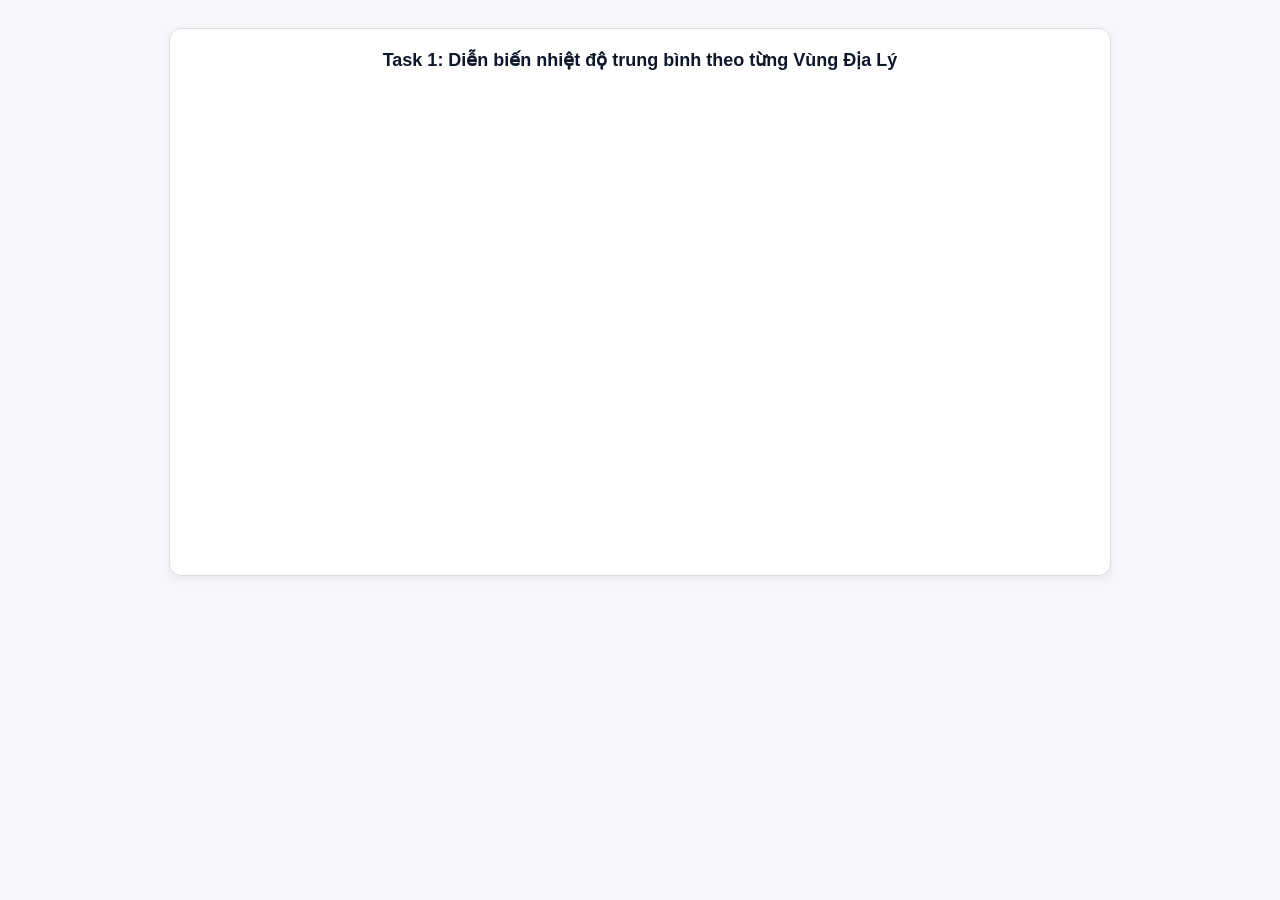
<file: task/task1.html>
<!DOCTYPE html>
<html lang="vi">
<head>
    <meta charset="UTF-8">
    <title>Task 1: Xu Hướng Nhiệt Độ Theo Vùng</title>
    <script src="https://d3js.org/d3.v7.min.js"></script>
    <style>
        /* === GIAO DIỆN NỀN SÁNG CHUẨN ĐỒ ÁN === */
        body {
            font-family: Arial, sans-serif;
            padding: 20px;
            background: #f5f7fb;
            color: #222;
        }

        .chart-box {
            background: white;
            border: 1px solid #ddd;
            border-radius: 12px;
            padding: 20px;
            box-shadow: 0 3px 10px rgba(0, 0, 0, 0.06);
            max-width: 900px;
            margin: 0 auto;
            position: relative;
        }

        .chart-title {
            font-size: 18px;
            font-weight: bold;
            margin-bottom: 15px;
            color: #0f172a;
            text-align: center;
        }

        /* === CSS CHO KHU VỰC LEGEND CHÚ THÍCH === */
        .legend-area {
            display: flex;
            flex-wrap: wrap;
            gap: 10px;
            margin-bottom: 15px;
            justify-content: center;
        }

        .legend-item {
            display: flex;
            align-items: center;
            padding: 6px 12px;
            background: #ffffff;
            border: 1px solid #e2e8f0;
            border-radius: 6px;
            cursor: pointer;
            font-size: 13px;
            font-weight: 500;
            color: #475569;
            transition: all 0.2s ease;
            box-shadow: 0 1px 2px rgba(0,0,0,0.02);
        }

            .legend-item:hover {
                background: #f8fafc;
                border-color: #cbd5e1;
            }

            .legend-item.inactive {
                opacity: 0.35;
                background: transparent;
                border-color: transparent;
                box-shadow: none;
            }

        .legend-color {
            width: 12px;
            height: 12px;
            border-radius: 50%;
            margin-right: 8px;
        }

        /* Tùy chỉnh lưới và trục tọa độ của D3 */
        .grid line {
            stroke: #e5e7eb;
        }

        .grid path {
            stroke: none;
        }

        .axis text {
            font-size: 11px;
            fill: #555;
        }

        /* Các đường và đỉnh */
        .region-line {
            fill: none;
            stroke-linecap: round;
            stroke-linejoin: round;
            transition: opacity 0.2s ease, stroke-width 0.2s ease;
        }

        .vertex-point {
            cursor: pointer;
            transition: r 0.15s ease, fill-opacity 0.15s ease, opacity 0.2s ease;
        }

        /* Tooltip */
        .d3-tooltip {
            position: absolute;
            background: #1e293b;
            color: #f8fafc;
            padding: 10px 14px;
            border-radius: 6px;
            font-size: 12.5px;
            pointer-events: none;
            opacity: 0;
            z-index: 100;
            box-shadow: 0 4px 15px rgba(0,0,0,0.15);
            line-height: 1.5;
        }

        .tooltip-date {
            font-weight: bold;
            color: #94a3b8;
            margin-bottom: 4px;
            border-bottom: 1px solid rgba(255,255,255,0.1);
            padding-bottom: 2px;
        }
    </style>
</head>
<body>

    <div class="chart-box">
        <div class="chart-title">Task 1: Diễn biến nhiệt độ trung bình theo từng Vùng Địa Lý</div>

        <div id="task1-legend" class="legend-area"></div>

        <svg id="tempChart" width="840" height="450"></svg>
        <div id="tooltip" class="d3-tooltip"></div>
    </div>

    <script>
        const svg = d3.select("#tempChart");
        const width = +svg.attr("width");
        const height = +svg.attr("height");
        const margin = { top: 20, right: 30, bottom: 40, left: 50 };

        const innerWidth = width - margin.left - margin.right;
        const innerHeight = height - margin.top - margin.bottom;

        const g = svg.append("g").attr("transform", `translate(${margin.left},${margin.top})`);

        const parseDate = d3.timeParse("%m/%d/%Y");
        const formatDate = d3.timeFormat("%d/%m/%Y");

        let selectedRegion = null;

        d3.csv("df_weather_fixed_utf8_cleaned.csv").then(data => {

            let cleanedData = [];
            data.forEach(d => {
                const parsed = parseDate(d.date);
                if (parsed && d["location.region"]) {
                    cleanedData.push({
                        date: parsed,
                        region: d["location.region"],
                        avgTemp: +d["day.avgtemp_c"]
                    });
                }
            });

            const rolledData = d3.rollups(cleanedData, v => d3.mean(v, d => d.avgTemp), d => d.region, d => d.date);

            const regionsData = rolledData.map(([region, dates]) => ({
                region: region,
                values: dates.map(([date, avgTemp]) => ({ date, avgTemp })).sort((a, b) => a.date - b.date)
            }));

            const x = d3.scaleTime().domain(d3.extent(cleanedData, d => d.date)).range([0, innerWidth]);
            const y = d3.scaleLinear().domain([d3.min(cleanedData, d => d.avgTemp) - 1, d3.max(cleanedData, d => d.avgTemp) + 1]).range([innerHeight, 0]);
            const color = d3.scaleOrdinal(d3.schemeTableau10);

            // ==========================================
            // TẠO LEGEND (CHÚ THÍCH) ĐỘNG TỪ DỮ LIỆU
            // ==========================================
            const legendContainer = d3.select("#task1-legend");

            const legendItems = legendContainer.selectAll(".legend-item")
                .data(regionsData)
                .enter()
                .append("div")
                .attr("class", "legend-item")
                .on("click", function (event, d) {
                    event.stopPropagation();
                    toggleHighlight(d.region);
                });

            legendItems.append("div")
                .attr("class", "legend-color")
                .style("background-color", d => color(d.region));

            legendItems.append("span")
                .text(d => d.region);


            // ==========================================
            // VẼ TRỤC VÀ ĐƯỜNG LƯỚI
            // ==========================================
            g.append("g").attr("class", "grid").call(d3.axisLeft(y).tickSize(-innerWidth).tickFormat(""));
            g.append("g").attr("transform", `translate(0, ${innerHeight})`).attr("class", "axis").call(d3.axisBottom(x).ticks(8).tickFormat(d3.timeFormat("%d/%m")));
            g.append("g").attr("class", "axis").call(d3.axisLeft(y).tickFormat(d => d + "°C"));

            const lineGenerator = d3.line().x(d => x(d.date)).y(d => y(d.avgTemp)).curve(d3.curveMonotoneX);

            // Vẽ Line
            const lines = g.selectAll(".region-line")
                .data(regionsData)
                .enter().append("path")
                .attr("class", "region-line")
                .attr("d", d => lineGenerator(d.values))
                .attr("stroke", d => color(d.region))
                .attr("stroke-width", 2.5)
                .style("cursor", "pointer")
                .on("click", function (event, d) {
                    event.stopPropagation();
                    toggleHighlight(d.region);
                });

            // Vẽ Đỉnh nút (Vertices)
            const allPoints = regionsData.flatMap(r => r.values.map(v => ({ region: r.region, date: v.date, avgTemp: v.avgTemp })));

            const points = g.selectAll(".vertex-point")
                .data(allPoints)
                .enter().append("circle")
                .attr("class", "vertex-point")
                .attr("cx", d => x(d.date))
                .attr("cy", d => y(d.avgTemp))
                .attr("r", 3)
                .attr("fill", d => color(d.region))
                .attr("fill-opacity", 0.6)
                .on("mouseover", function (event, d) {
                    if (selectedRegion && selectedRegion !== d.region) return;

                    d3.select(this).attr("r", 6).attr("fill-opacity", 1);
                    d3.select("#tooltip").style("opacity", 1).html(`
                            <div class="tooltip-date">${formatDate(d.date)}</div>
                            <div style="margin-bottom:2px;"><span style="color:${color(d.region)}">●</span> <b>${d.region}</b></div>
                            <div>Nhiệt độ TB: <b style="color:#38bdf8">${d.avgTemp.toFixed(1)} °C</b></div>
                        `);
                })
                .on("mousemove", function (event) {
                    d3.select("#tooltip")
                        .style("left", (event.pageX - document.querySelector('.chart-box').offsetLeft + 15) + "px")
                        .style("top", (event.pageY - document.querySelector('.chart-box').offsetTop - 40) + "px");
                })
                .on("mouseout", function () {
                    d3.select(this).attr("r", 3).attr("fill-opacity", 0.6);
                    d3.select("#tooltip").style("opacity", 0);
                });


            // ==========================================
            // HÀM XỬ LÝ LOGIC HIGHLIGHT ĐỒNG BỘ
            // ==========================================
            function toggleHighlight(regionName) {
                if (selectedRegion === regionName) {
                    // Reset: Hiển thị lại tất cả
                    selectedRegion = null;
                    lines.style("opacity", 1).attr("stroke-width", 2.5);
                    points.style("opacity", 1);
                    legendItems.classed("inactive", false);
                } else {
                    // Highlight vùng được chọn, mờ các vùng khác
                    selectedRegion = regionName;

                    lines.style("opacity", d => d.region === selectedRegion ? 1 : 0.1)
                        .attr("stroke-width", d => d.region === selectedRegion ? 4 : 2);

                    points.style("opacity", d => d.region === selectedRegion ? 1 : 0.05);

                    // Cập nhật giao diện Legend
                    legendItems.classed("inactive", d => d.region !== selectedRegion);
                }
            }

            // Click vào khoảng trống (bên trong svg) để reset
            svg.on("click", function () {
                selectedRegion = null;
                lines.style("opacity", 1).attr("stroke-width", 2.5);
                points.style("opacity", 1);
                legendItems.classed("inactive", false);
            });

        });
    </script>
</body>
</html>
</file>
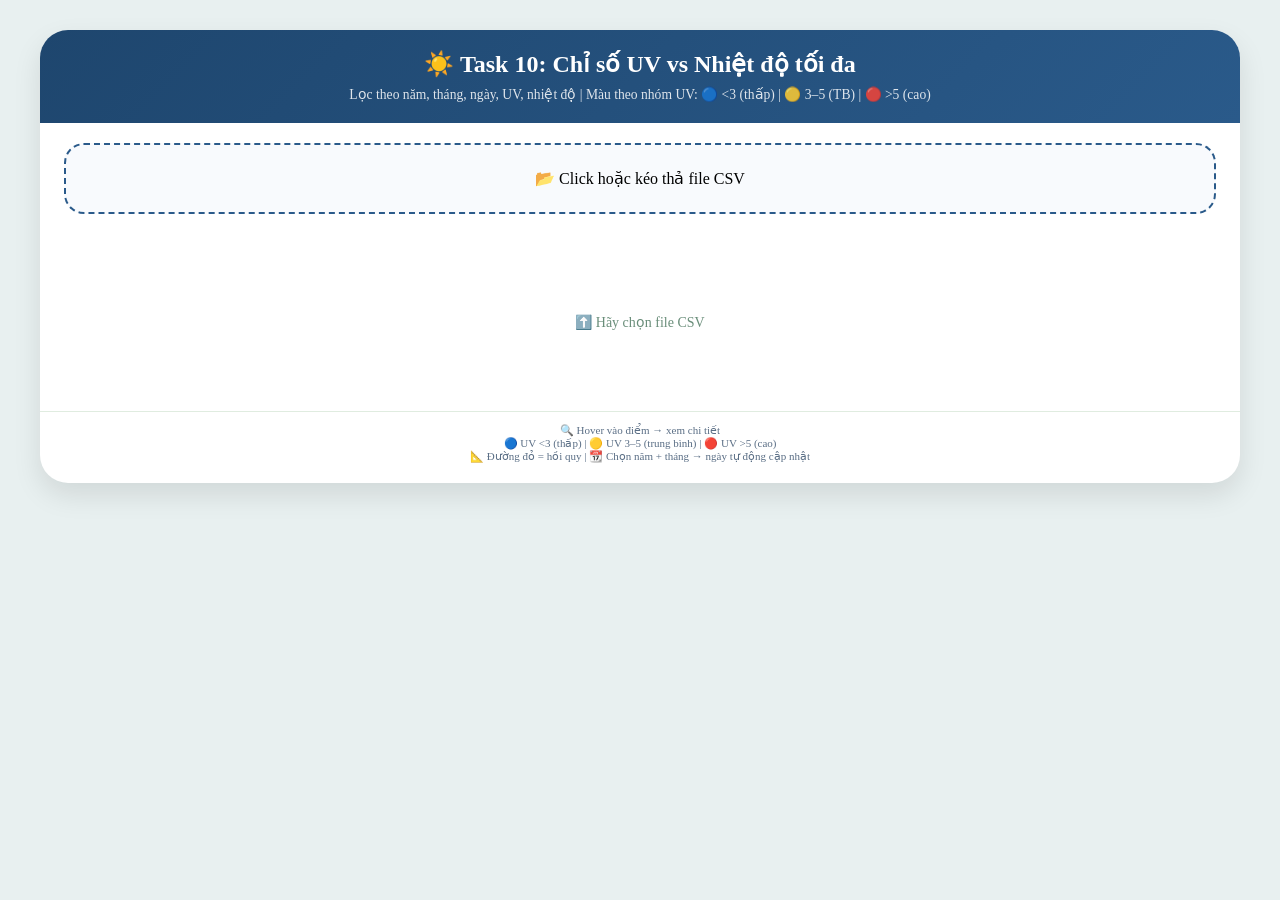
<file: task/task10.html>
<!DOCTYPE html>
<html lang="vi">
<head>
    <meta charset="UTF-8">
    <meta name="viewport" content="width=device-width, initial-scale=1.0">
    <title>Task 10 - Scatter Plot | UV vs Nhiệt độ</title>
    <script src="https://d3js.org/d3.v7.min.js"></script>
    <style>
        * { box-sizing: border-box; }
        body, .card, .header, .filters, .stats-bar, .note, .tooltip-d3, button, select, input {
            font-family: 'Cambria', 'Times New Roman', serif;
        }
        body {
            background: #e8f0f0;
            margin: 0;
            padding: 30px 20px;
        }
        .container { max-width: 1200px; margin: 0 auto; }
        .card {
            background: white;
            border-radius: 28px;
            box-shadow: 0 12px 28px rgba(0, 0, 0, 0.1);
            overflow: hidden;
        }
        .header {
            background: linear-gradient(135deg, #1e466e, #2a5a8a);
            color: white;
            padding: 20px 28px;
            text-align: center;
        }
        .header h1 { margin: 0; font-size: 1.5rem; }
        .header p { margin: 8px 0 0; opacity: 0.85; font-size: 0.85rem; }
        .upload-area {
            border: 2px dashed #2a5a8a;
            border-radius: 20px;
            padding: 24px;
            margin: 20px 24px;
            text-align: center;
            cursor: pointer;
            background: #f8fafd;
        }
        .upload-area:hover { background: #eef2f7; border-color: #3a7aae; }
        .filters {
            background: #f8faf5;
            padding: 16px 24px;
            border-top: 1px solid #dde8e0;
            border-bottom: 1px solid #dde8e0;
            display: flex;
            flex-wrap: wrap;
            gap: 16px;
            align-items: flex-end;
            justify-content: center;
        }
        .filter-group { flex: 1; min-width: 120px; max-width: 180px; }
        .filter-group label {
            display: block;
            font-size: 0.65rem;
            font-weight: 700;
            text-transform: uppercase;
            color: #1e466e;
            margin-bottom: 4px;
            text-align: center;
        }
        select, button, input {
            width: 100%;
            padding: 8px 10px;
            border-radius: 14px;
            border: 1px solid #c8dbc8;
            background: white;
            font-size: 0.8rem;
            text-align: center;
        }
        button {
            background: #1e466e;
            color: white;
            border: none;
            cursor: pointer;
            font-weight: 600;
        }
        button:hover { background: #2a5a8a; }
        
        /* Căn giữa thống kê */
        .stats-bar {
            display: flex;
            gap: 20px;
            padding: 16px 24px;
            background: #f0f6f0;
            flex-wrap: wrap;
            justify-content: center;
            text-align: center;
        }
        .group-stats {
            display: flex;
            gap: 20px;
            padding: 16px 24px;
            background: #e8f0e8;
            flex-wrap: wrap;
            justify-content: center;
            border-bottom: 1px solid #c8dcc8;
        }
        .stat, .group-stat {
            background: white;
            padding: 10px 20px;
            border-radius: 40px;
            box-shadow: 0 1px 3px rgba(0,0,0,0.08);
            min-width: 150px;
            text-align: center;
        }
        .stat-label { 
            font-size: 0.7rem; 
            font-weight: 600; 
            color: #1e466e;
            display: block;
            margin-bottom: 6px;
        }
        .stat-value { 
            font-size: 1.2rem; 
            font-weight: 700; 
            font-family: monospace; 
            color: #1e466e;
        }
        .group-stat span { font-size: 0.7rem; font-weight: bold; display: block; }
        .group-stat .avg { font-size: 1.1rem; font-weight: bold; font-family: monospace; margin: 4px 0; }
        .low-uv-bg { background: #cfe8ff; color: #1a4a7a; }
        .mid-uv-bg { background: #fff0cf; color: #8a6a1a; }
        .high-uv-bg { background: #ffcfcf; color: #8a1a1a; }
        
        .chart-container { padding: 20px 24px; background: white; position: relative; overflow-x: auto; }
        svg { display: block; margin: 0 auto; background: white; border-radius: 16px; border: 1px solid #e2ece2; }
        .tooltip-d3 {
            position: absolute;
            background: rgba(0, 0, 0, 0.85);
            color: #f0f0f0;
            padding: 8px 14px;
            border-radius: 14px;
            font-size: 11px;
            font-family: monospace;
            pointer-events: none;
            z-index: 100;
            line-height: 1.5;
            white-space: nowrap;
        }
        .note {
            padding: 12px 24px 20px;
            font-size: 11px;
            color: #5a6e85;
            text-align: center;
            border-top: 1px solid #e0ece0;
        }
        .no-data { text-align: center; padding: 60px; color: #6a8e7a; font-size: 14px; }
        .range-inputs { display: flex; gap: 6px; align-items: center; }
        .range-inputs input { width: 100%; }
    </style>
</head>
<body>
<div class="container">
    <div class="card">
        <div class="header">
            <h1>☀️ Task 10: Chỉ số UV vs Nhiệt độ tối đa</h1>
            <p>Lọc theo năm, tháng, ngày, UV, nhiệt độ | Màu theo nhóm UV: 🔵 &lt;3 (thấp) | 🟡 3–5 (TB) | 🔴 &gt;5 (cao)</p>
        </div>

        <div class="upload-area" id="uploadArea">
            📂 Click hoặc kéo thả file CSV
        </div>
        <input type="file" id="fileInput" accept=".csv" style="display: none;">

        <div id="filterSection" style="display: none;">
            <div class="filters">
                <div class="filter-group">
                    <label>📆 Năm</label>
                    <select id="yearFilter"><option value="all">Tất cả</option></select>
                </div>
                <div class="filter-group">
                    <label>📅 Tháng</label>
                    <select id="monthFilter">
                        <option value="all">Tất cả</option>
                        <option value="1">Tháng 1</option><option value="2">Tháng 2</option>
                        <option value="3">Tháng 3</option><option value="4">Tháng 4</option>
                        <option value="5">Tháng 5</option><option value="6">Tháng 6</option>
                        <option value="7">Tháng 7</option><option value="8">Tháng 8</option>
                        <option value="9">Tháng 9</option><option value="10">Tháng 10</option>
                        <option value="11">Tháng 11</option><option value="12">Tháng 12</option>
                    </select>
                </div>
                <div class="filter-group">
                    <label>📅 Ngày</label>
                    <select id="dayFilter">
                        <option value="all">Tất cả</option>
                    </select>
                </div>
                <div class="filter-group">
                    <label>☀️ UV</label>
                    <div class="range-inputs">
                        <input type="range" id="uvMin" min="0" max="12" step="0.5" value="0">
                        <input type="range" id="uvMax" min="0" max="12" step="0.5" value="12">
                    </div>
                    <div style="display: flex; justify-content: space-between; font-size: 10px;">
                        <span id="minUv">0.0</span> → <span id="maxUv">12.0</span>
                    </div>
                </div>
                <div class="filter-group">
                    <label>🌡️ Nhiệt độ (°C)</label>
                    <div class="range-inputs">
                        <input type="range" id="tempMin" min="0" max="45" step="1" value="0">
                        <input type="range" id="tempMax" min="0" max="45" step="1" value="45">
                    </div>
                    <div style="display: flex; justify-content: space-between; font-size: 10px;">
                        <span id="minTemp">0</span> → <span id="maxTemp">45</span> °C
                    </div>
                </div>
                <div class="filter-group">
                    <label>&nbsp;</label>
                    <button id="resetBtn">🔄 Đặt lại</button>
                </div>
            </div>
            
            <!-- Thống kê 3 nhóm UV -->
            <div class="group-stats" id="groupStats">
                <div class="group-stat low-uv-bg">
                    <span>🔵 UV thấp (&lt;3)</span>
                    <div class="avg" id="lowUvAvg">--</div>
                    <span id="lowUvCount">0 điểm</span>
                </div>
                <div class="group-stat mid-uv-bg">
                    <span>🟡 UV TB (3–5)</span>
                    <div class="avg" id="midUvAvg">--</div>
                    <span id="midUvCount">0 điểm</span>
                </div>
                <div class="group-stat high-uv-bg">
                    <span>🔴 UV cao (&gt;5)</span>
                    <div class="avg" id="highUvAvg">--</div>
                    <span id="highUvCount">0 điểm</span>
                </div>
            </div>
            
            <!-- Các thông số chính -->
            <div class="stats-bar">
                <div class="stat">
                    <span class="stat-label">📈 Hệ số r</span>
                    <div class="stat-value" id="rVal">--</div>
                </div>
                <div class="stat">
                    <span class="stat-label">🎯 Độ mạnh (Field, 2009)</span>
                    <div class="stat-value" id="strengthVal">--</div>
                </div>
                <div class="stat">
                    <span class="stat-label">📅 Số bản ghi</span>
                    <div class="stat-value" id="countVal">0</div>
                </div>
                <div class="stat">
                    <span class="stat-label">🔥 Nhiệt độ cao nhất</span>
                    <div class="stat-value" id="maxTempVal">--</div>
                </div>
                <div class="stat">
                    <span class="stat-label">📍 UV tại nhiệt độ max</span>
                    <div class="stat-value" id="maxTempUv">--</div>
                </div>
            </div>
        </div>

        <div class="chart-container" id="chartContainer" style="position: relative;">
            <div id="noDataMsg" class="no-data">⬆️ Hãy chọn file CSV</div>
            <svg id="scatterSvg" width="800" height="500" style="display: none;"></svg>
        </div>
        <div class="note">
            🔍 Hover vào điểm → xem chi tiết<br>
            🔵 UV &lt;3 (thấp) | 🟡 UV 3–5 (trung bình) | 🔴 UV &gt;5 (cao)<br>
            📐 Đường đỏ = hồi quy | 📆 Chọn năm + tháng → ngày tự động cập nhật
        </div>
    </div>
</div>

<script>
    const tooltip = d3.select("body").append("div").attr("class", "tooltip-d3").style("opacity", 0);
    let fullData = [];
    let svg, g, xScale, yScale, width, height, margin, innerW, innerH;

    function getDaysInMonth(month, year) {
        if (month === 'all' || !year) return 31;
        const m = parseInt(month);
        if (m === 2) {
            const isLeap = (year % 4 === 0 && year % 100 !== 0) || (year % 400 === 0);
            return isLeap ? 29 : 28;
        }
        if ([4, 6, 9, 11].includes(m)) return 30;
        return 31;
    }

    function updateDayOptions() {
        const yearVal = document.getElementById('yearFilter').value;
        const monthVal = document.getElementById('monthFilter').value;
        const daySelect = document.getElementById('dayFilter');
        const previousDay = daySelect.value;
        while (daySelect.options.length > 1) daySelect.remove(1);
        if (yearVal === 'all' || monthVal === 'all') return;
        const days = getDaysInMonth(monthVal, parseInt(yearVal));
        for (let d = 1; d <= days; d++) {
            const opt = document.createElement('option');
            opt.value = d; opt.textContent = `Ngày ${d}`;
            daySelect.appendChild(opt);
        }
        if (previousDay !== 'all' && parseInt(previousDay) <= days) daySelect.value = previousDay;
        else daySelect.value = 'all';
    }

    function initSVG() {
        svg = d3.select("#scatterSvg");
        width = 800; height = 500;
        svg.attr("width", width).attr("height", height);
        margin = { top: 45, right: 35, bottom: 55, left: 65 };
        innerW = width - margin.left - margin.right;
        innerH = height - margin.top - margin.bottom;
        svg.selectAll("*").remove();
        g = svg.append("g").attr("transform", `translate(${margin.left},${margin.top})`);
        xScale = d3.scaleLinear().range([0, innerW]);
        yScale = d3.scaleLinear().range([innerH, 0]);
        g.append("g").attr("class", "x-axis").attr("transform", `translate(0,${innerH})`);
        g.append("g").attr("class", "y-axis");
        g.append("text").attr("class", "x-label").attr("x", innerW/2).attr("y", innerH+40).attr("text-anchor", "middle").style("fill","#1e466e").style("font-weight","bold").text("Chỉ số UV");
        g.append("text").attr("class", "y-label").attr("x", -innerH/2).attr("y", -40).attr("text-anchor", "middle").attr("transform","rotate(-90)").style("fill","#1e466e").style("font-weight","bold").text("Nhiệt độ tối đa (°C)");
        g.append("line").attr("class", "reg-line").attr("stroke", "#e63946").attr("stroke-width", 2.5).attr("stroke-dasharray", "6,6");
    }

    function parseDateToYMD(dateStr) {
        if (!dateStr) return { year: null, month: null, day: null };
        let parts = String(dateStr).split('/');
        if (parts.length === 3) {
            let month = parseInt(parts[0]), day = parseInt(parts[1]), year = parseInt(parts[2]);
            if (!isNaN(year) && !isNaN(month) && !isNaN(day)) return { year, month, day };
        }
        return { year: null, month: null, day: null };
    }

    const uploadArea = document.getElementById('uploadArea');
    const fileInput = document.getElementById('fileInput');
    uploadArea.onclick = () => fileInput.click();
    uploadArea.ondragover = (e) => { e.preventDefault(); uploadArea.style.borderColor = '#3a7aae'; };
    uploadArea.ondragleave = () => uploadArea.style.borderColor = '#2a5a8a';
    uploadArea.ondrop = (e) => { e.preventDefault(); handleFile(e.dataTransfer.files[0]); };
    fileInput.onchange = (e) => handleFile(e.target.files[0]);

    function handleFile(file) {
        const reader = new FileReader();
        reader.onload = (ev) => parseCSV(ev.target.result);
        reader.readAsText(file, 'UTF-8');
    }

    function parseCSV(csvText) {
        const lines = csvText.split(/\r?\n/);
        if (lines.length < 2) return;
        const headers = lines[0].split(',').map(h => h.replace(/["']/g, '').trim());
        const idxUV = headers.indexOf('day.uv');
        const idxTemp = headers.indexOf('day.maxtemp_c');
        const idxLoc = headers.indexOf('location.name');
        const idxDate = headers.indexOf('date');

        if (idxUV === -1 || idxTemp === -1) {
            alert("Không tìm thấy cột day.uv hoặc day.maxtemp_c");
            return;
        }

        fullData = [];
        for (let i = 1; i < lines.length; i++) {
            let row = lines[i].trim();
            if (!row) continue;
            let cols = row.split(',');
            let uv = parseFloat(cols[idxUV]);
            let temp = parseFloat(cols[idxTemp]);
            if (isNaN(uv) || isNaN(temp)) continue;
            let location = idxLoc !== -1 ? cols[idxLoc] : "N/A";
            let dateRaw = idxDate !== -1 ? cols[idxDate] : "";
            let { year, month, day } = parseDateToYMD(dateRaw);
            if (year === null || month === null || day === null) continue;
            fullData.push({ uv, temp, year, month, day, date: dateRaw, location });
        }

        if (fullData.length === 0) { alert("Không có dữ liệu hợp lệ"); return; }

        document.getElementById('filterSection').style.display = 'block';
        document.getElementById('noDataMsg').style.display = 'none';
        document.getElementById('scatterSvg').style.display = 'block';
        initSVG();

        let years = [...new Set(fullData.map(d => d.year))].sort();
        let yearSelect = document.getElementById('yearFilter');
        yearSelect.innerHTML = '<option value="all">Tất cả</option>';
        years.forEach(y => { yearSelect.innerHTML += `<option value="${y}">${y}</option>`; });

        // UV sliders
        const uvMin = document.getElementById('uvMin');
        const uvMax = document.getElementById('uvMax');
        uvMin.oninput = () => { if (parseFloat(uvMin.value) > parseFloat(uvMax.value)) uvMax.value = uvMin.value; updateUvLabels(); applyFilters(); };
        uvMax.oninput = () => { if (parseFloat(uvMax.value) < parseFloat(uvMin.value)) uvMin.value = uvMax.value; updateUvLabels(); applyFilters(); };
        function updateUvLabels() {
            document.getElementById('minUv').innerText = parseFloat(uvMin.value).toFixed(1);
            document.getElementById('maxUv').innerText = parseFloat(uvMax.value).toFixed(1);
        }
        updateUvLabels();

        // Temp sliders
        const tempMin = document.getElementById('tempMin');
        const tempMax = document.getElementById('tempMax');
        tempMin.oninput = () => { if (parseFloat(tempMin.value) > parseFloat(tempMax.value)) tempMax.value = tempMin.value; updateTempLabels(); applyFilters(); };
        tempMax.oninput = () => { if (parseFloat(tempMax.value) < parseFloat(tempMin.value)) tempMin.value = tempMax.value; updateTempLabels(); applyFilters(); };
        function updateTempLabels() {
            document.getElementById('minTemp').innerText = tempMin.value;
            document.getElementById('maxTemp').innerText = tempMax.value;
        }
        updateTempLabels();

        document.getElementById('yearFilter').onchange = () => { updateDayOptions(); applyFilters(); };
        document.getElementById('monthFilter').onchange = () => { updateDayOptions(); applyFilters(); };
        document.getElementById('dayFilter').onchange = () => applyFilters();
        document.getElementById('resetBtn').onclick = () => {
            document.getElementById('yearFilter').value = 'all';
            document.getElementById('monthFilter').value = 'all';
            document.getElementById('dayFilter').innerHTML = '<option value="all">Tất cả</option>';
            uvMin.value = '0'; uvMax.value = '12';
            tempMin.value = '0'; tempMax.value = '45';
            updateUvLabels(); updateTempLabels();
            applyFilters();
        };
        updateDayOptions();
        applyFilters();
    }

    // Màu theo nhóm UV (ngưỡng: <3, 3–5, >5)
    function getUvColor(uv) {
        if (uv < 3) return "#4a8aca";   // Xanh dương - UV thấp
        if (uv <= 5) return "#e6b422";  // Vàng cam - UV trung bình
        return "#e64a2a";               // Đỏ - UV cao
    }

    function getStrengthText(r) {
        let absR = Math.abs(r);
        if (absR < 0.1) return 'rất yếu';
        if (absR < 0.3) return 'yếu';
        if (absR < 0.5) return 'trung bình';
        return 'mạnh';
    }

    function pearsonCorr(xArr, yArr) {
        let n = xArr.length;
        let sx=0,sy=0,sxy=0,sx2=0,sy2=0;
        for(let i=0;i<n;i++){ sx+=xArr[i]; sy+=yArr[i]; sxy+=xArr[i]*yArr[i]; sx2+=xArr[i]*xArr[i]; sy2+=yArr[i]*yArr[i]; }
        let num = n*sxy - sx*sy;
        let den = Math.sqrt((n*sx2 - sx*sx)*(n*sy2 - sy*sy));
        return den===0?0:num/den;
    }

    function linearReg(xArr, yArr) {
        let n = xArr.length;
        let sx=0,sy=0,sxy=0,sx2=0;
        for(let i=0;i<n;i++){ sx+=xArr[i]; sy+=yArr[i]; sxy+=xArr[i]*yArr[i]; sx2+=xArr[i]*xArr[i]; }
        let den = n*sx2 - sx*sx;
        if(den===0) return {slope:0,intercept:0};
        let slope = (n*sxy - sx*sy)/den;
        let intercept = (sy - slope*sx)/n;
        return {slope,intercept};
    }

    function applyFilters() {
        let yearVal = document.getElementById('yearFilter').value;
        let monthVal = document.getElementById('monthFilter').value;
        let dayVal = document.getElementById('dayFilter').value;
        let uvMin = parseFloat(document.getElementById('uvMin').value);
        let uvMax = parseFloat(document.getElementById('uvMax').value);
        let tMin = parseFloat(document.getElementById('tempMin').value);
        let tMax = parseFloat(document.getElementById('tempMax').value);

        let filtered = fullData.filter(d => {
            if (yearVal !== 'all' && d.year != yearVal) return false;
            if (monthVal !== 'all' && d.month != parseInt(monthVal)) return false;
            if (dayVal !== 'all' && d.day != parseInt(dayVal)) return false;
            if (d.uv < uvMin || d.uv > uvMax) return false;
            if (d.temp < tMin || d.temp > tMax) return false;
            return true;
        });

        document.getElementById('countVal').innerText = filtered.length;

        if (filtered.length === 0) {
            g.selectAll("circle").remove();
            g.select(".reg-line").attr("x1", 0).attr("y1", 0).attr("x2", 0).attr("y2", 0);
            document.getElementById('rVal').innerText = '--';
            document.getElementById('strengthVal').innerText = '--';
            document.getElementById('lowUvAvg').innerText = '--';
            document.getElementById('midUvAvg').innerText = '--';
            document.getElementById('highUvAvg').innerText = '--';
            document.getElementById('lowUvCount').innerHTML = '0 điểm';
            document.getElementById('midUvCount').innerHTML = '0 điểm';
            document.getElementById('highUvCount').innerHTML = '0 điểm';
            document.getElementById('maxTempVal').innerText = '--';
            document.getElementById('maxTempUv').innerText = '--';
            return;
        }

        // Thống kê 3 nhóm UV (ngưỡng: <3, 3–5, >5)
        let lowUv = filtered.filter(d => d.uv < 3).map(d => d.temp);
        let midUv = filtered.filter(d => d.uv >= 3 && d.uv <= 5).map(d => d.temp);
        let highUv = filtered.filter(d => d.uv > 5).map(d => d.temp);
        
        document.getElementById('lowUvAvg').innerHTML = lowUv.length ? (lowUv.reduce((a,b)=>a+b,0)/lowUv.length).toFixed(1) + '°C' : '--';
        document.getElementById('midUvAvg').innerHTML = midUv.length ? (midUv.reduce((a,b)=>a+b,0)/midUv.length).toFixed(1) + '°C' : '--';
        document.getElementById('highUvAvg').innerHTML = highUv.length ? (highUv.reduce((a,b)=>a+b,0)/highUv.length).toFixed(1) + '°C' : '--';
        document.getElementById('lowUvCount').innerHTML = lowUv.length + ' điểm';
        document.getElementById('midUvCount').innerHTML = midUv.length + ' điểm';
        document.getElementById('highUvCount').innerHTML = highUv.length + ' điểm';

        // Nhiệt độ cao nhất và UV tương ứng
        let maxTempPoint = filtered.reduce((max, d) => d.temp > max.temp ? d : max, filtered[0]);
        document.getElementById('maxTempVal').innerText = maxTempPoint.temp.toFixed(1) + '°C';
        document.getElementById('maxTempUv').innerText = maxTempPoint.uv.toFixed(2);

        let xVals = filtered.map(d => d.uv);
        let yVals = filtered.map(d => d.temp);
        let r = pearsonCorr(xVals, yVals);
        let strength = getStrengthText(r);
        document.getElementById('rVal').innerText = r.toFixed(4);
        document.getElementById('strengthVal').innerText = strength;

        let xMin = d3.min(xVals), xMax = d3.max(xVals);
        let yMin = d3.min(yVals), yMax = d3.max(yVals);
        if (xMin === xMax) { xMin -= 0.5; xMax += 0.5; }
        if (yMin === yMax) { yMin -= 0.5; yMax += 0.5; }
        
        xScale.domain([Math.max(0, xMin), Math.min(12, xMax)]).nice();
        yScale.domain([yMin, yMax]).nice();
        
        g.select(".x-axis").transition().duration(300).call(d3.axisBottom(xScale).ticks(6));
        g.select(".y-axis").transition().duration(300).call(d3.axisLeft(yScale).ticks(6));
        
        let circles = g.selectAll("circle").data(filtered, d => `${d.location}-${d.date}`);
        circles.exit().remove();
        circles.enter().append("circle")
            .attr("r", 4.5)
            .attr("stroke", "#333")
            .attr("stroke-width", 0.3)
            .merge(circles)
            .transition().duration(200)
            .attr("cx", d => xScale(d.uv))
            .attr("cy", d => yScale(d.temp))
            .attr("fill", d => getUvColor(d.uv));
        
        g.selectAll("circle").on("mouseover", function(event, d) {
            tooltip.style("opacity", 1)
                .html(`📅 ${d.date}<br>📍 ${d.location}<br>☀️ UV: ${d.uv.toFixed(2)}<br>🌡️ Nhiệt độ: ${d.temp.toFixed(1)}°C`)
                .style("left", (event.pageX + 15) + "px")
                .style("top", (event.pageY - 50) + "px");
        }).on("mousemove", function(event) {
            tooltip.style("left", (event.pageX + 15) + "px").style("top", (event.pageY - 50) + "px");
        }).on("mouseout", function() { tooltip.style("opacity", 0); });
        
        let reg = linearReg(xVals, yVals);
        let x1 = xScale.domain()[0], x2 = xScale.domain()[1];
        let y1 = reg.slope * x1 + reg.intercept;
        let y2 = reg.slope * x2 + reg.intercept;
        g.select(".reg-line").attr("x1", xScale(x1)).attr("y1", yScale(y1)).attr("x2", xScale(x2)).attr("y2", yScale(y2));
        
        g.select(".r-annotation").remove();
        g.append("text").attr("class", "r-annotation").attr("x", innerW - 10).attr("y", -12)
            .attr("text-anchor", "end").style("font-size", "11px").style("font-family", "monospace")
            .style("fill", "#1e466e").text(`r = ${r.toFixed(3)} (${strength})`);
    }
</script>
</body>
</html>
</file>
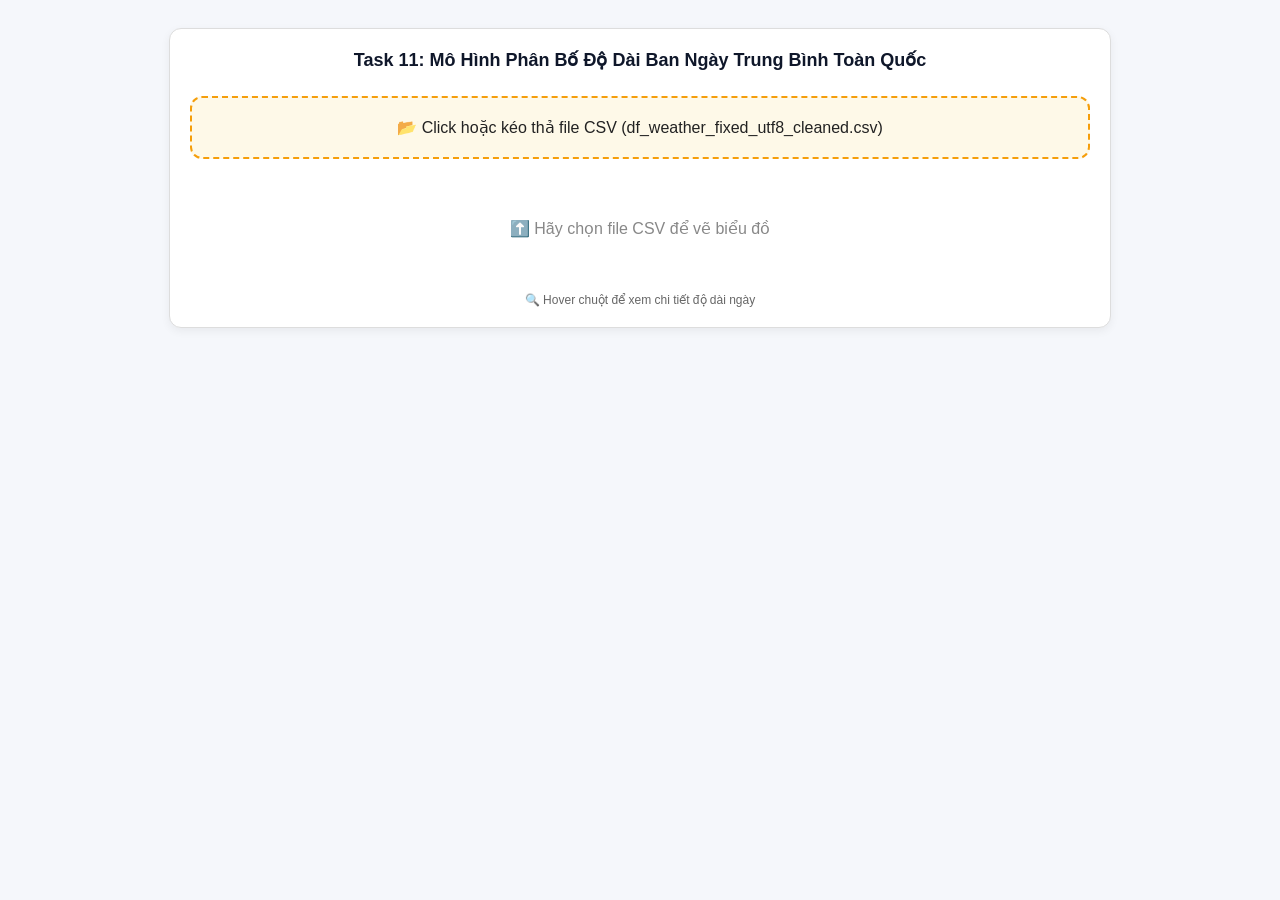
<file: task/task11.html>
<!DOCTYPE html>
<html lang="vi">
<head>
    <meta charset="UTF-8">
    <title>Task 11: Độ Dài Ban Ngày</title>
    <script src="https://d3js.org/d3.v7.min.js"></script>
    <style>
        body {
            font-family: Arial, sans-serif;
            padding: 20px;
            background: #f5f7fb;
            color: #222;
        }
        .chart-box {
            background: white;
            border: 1px solid #ddd;
            border-radius: 12px;
            padding: 20px;
            box-shadow: 0 3px 10px rgba(0,0,0,0.06);
            max-width: 900px;
            margin: 0 auto;
            position: relative;
        }
        .chart-title {
            font-size: 18px;
            font-weight: bold;
            margin-bottom: 25px;
            color: #0f172a;
            text-align: center;
        }
        .upload-area {
            border: 2px dashed #f59e0b;
            border-radius: 12px;
            padding: 20px;
            margin-bottom: 20px;
            text-align: center;
            cursor: pointer;
            background: #fef9e8;
        }
        .upload-area:hover {
            background: #fef0d3;
        }
        .grid line { stroke: #e5e7eb; }
        .grid path { stroke: none; }
        .axis text { font-size: 11px; fill: #555; }
        .d3-tooltip {
            position: absolute;
            background: #1e293b;
            color: #f8fafc;
            padding: 10px 14px;
            border-radius: 6px;
            font-size: 13px;
            pointer-events: none;
            opacity: 0;
            z-index: 100;
            box-shadow: 0 4px 15px rgba(0,0,0,0.15);
            line-height: 1.5;
        }
        .tooltip-date {
            font-weight: bold;
            color: #94a3b8;
            margin-bottom: 4px;
            border-bottom: 1px solid rgba(255,255,255,0.1);
            padding-bottom: 2px;
        }
        .hover-circle {
            pointer-events: none;
            transition: opacity 0.1s ease;
        }
        .note {
            text-align: center;
            font-size: 12px;
            color: #666;
            margin-top: 15px;
        }
    </style>
</head>
<body>

    <div class="chart-box">
        <div class="chart-title">Task 11: Mô Hình Phân Bố Độ Dài Ban Ngày Trung Bình Toàn Quốc</div>
        
        <div class="upload-area" id="uploadArea">
            📂 Click hoặc kéo thả file CSV (df_weather_fixed_utf8_cleaned.csv)
        </div>
        <input type="file" id="fileInput" accept=".csv" style="display: none;">
        
        <div id="noDataMsg" style="text-align:center; padding:40px; color:#888;">
            ⬆️ Hãy chọn file CSV để vẽ biểu đồ
        </div>
        
        <svg id="daylightChart" width="840" height="420" style="display:none;"></svg>
        <div id="tooltip" class="d3-tooltip"></div>
        <div class="note">🔍 Hover chuột để xem chi tiết độ dài ngày</div>
    </div>

    <script>
        const uploadArea = document.getElementById('uploadArea');
        const fileInput = document.getElementById('fileInput');
        
        uploadArea.onclick = () => fileInput.click();
        uploadArea.ondragover = (e) => { e.preventDefault(); uploadArea.style.borderColor = '#e67e22'; };
        uploadArea.ondragleave = () => uploadArea.style.borderColor = '#f59e0b';
        uploadArea.ondrop = (e) => { e.preventDefault(); handleFile(e.dataTransfer.files[0]); };
        fileInput.onchange = (e) => handleFile(e.target.files[0]);

        function handleFile(file) {
            if (!file) return;
            const reader = new FileReader();
            reader.onload = (ev) => drawChart(ev.target.result);
            reader.readAsText(file, 'UTF-8');
        }

        function drawChart(csvText) {
            // 1. CẤU HÌNH KÍCH THƯỚC KHUNG VẼ
            const svg = d3.select("#daylightChart");
            svg.style("display", "block");
            document.getElementById('noDataMsg').style.display = 'none';
            
            const width = +svg.attr("width");
            const height = +svg.attr("height");
            svg.selectAll("*").remove();
            
            const margin = { top: 20, right: 30, bottom: 40, left: 60 };
            const innerWidth = width - margin.left - margin.right;
            const innerHeight = height - margin.top - margin.bottom;

            const g = svg.append("g").attr("transform", `translate(${margin.left},${margin.top})`);

            const parseDate = d3.timeParse("%m/%d/%Y");
            const formatDate = d3.timeFormat("%d/%m/%Y");

            function timeToMinutes(timeStr) {
                if (!timeStr) return 0;
                const parts = String(timeStr).trim();
                const match = parts.match(/(\d+):(\d+)\s*(AM|PM)/i);
                if (match) {
                    let h = parseInt(match[1]), m = parseInt(match[2]), ap = match[3].toUpperCase();
                    if (ap === 'PM' && h !== 12) h += 12;
                    if (ap === 'AM' && h === 12) h = 0;
                    return h * 60 + m;
                }
                return 0;
            }

            // 2. XỬ LÝ DỮ LIỆU TỪ CSV
            const lines = csvText.split(/\r?\n/);
            const headers = lines[0].split(',').map(h => h.replace(/["']/g, '').trim());
            const idxSunrise = headers.indexOf('astro.sunrise');
            const idxSunset = headers.indexOf('astro.sunset');
            const idxDate = headers.indexOf('date');

            if (idxSunrise === -1 || idxSunset === -1 || idxDate === -1) {
                alert("Không tìm thấy cột cần thiết (astro.sunrise, astro.sunset, date)");
                return;
            }

            let cleanedData = [];
            for (let i = 1; i < lines.length; i++) {
                const row = lines[i].trim();
                if (!row) continue;
                const cols = row.split(',');
                const dateRaw = cols[idxDate];
                const sunrise = timeToMinutes(cols[idxSunrise]);
                const sunset = timeToMinutes(cols[idxSunset]);
                const parsed = parseDate(dateRaw);
                if (parsed && sunrise > 0 && sunset > sunrise) {
                    cleanedData.push({
                        date: parsed,
                        dayLength: (sunset - sunrise) / 60
                    });
                }
            }

            if (cleanedData.length === 0) {
                alert("Không có dữ liệu hợp lệ");
                return;
            }

            // Gộp nhóm theo ngày
            const nestedData = d3.rollups(cleanedData,
                v => d3.mean(v, d => d.dayLength),
                d => d.date
            ).map(([date, avgLength]) => ({
                date: date,
                dayLength: avgLength
            })).sort((a, b) => a.date - b.date);

            // 3. THIẾT LẬP THANG ĐO
            const x = d3.scaleTime()
                .domain(d3.extent(nestedData, d => d.date))
                .range([0, innerWidth]);

            const minLen = d3.min(nestedData, d => d.dayLength);
            const maxLen = d3.max(nestedData, d => d.dayLength);
            
            const y = d3.scaleLinear()
                .domain([minLen - 0.2, maxLen + 0.2])
                .range([innerHeight, 0]);

            // 4. GRADIENT
            const defs = svg.append("defs");
            const gradient = defs.append("linearGradient")
                .attr("id", "area-gradient")
                .attr("x1", "0%").attr("y1", "0%")
                .attr("x2", "0%").attr("y2", "100%");
            gradient.append("stop").attr("offset", "0%").attr("stop-color", "#f59e0b").attr("stop-opacity", 0.5);
            gradient.append("stop").attr("offset", "100%").attr("stop-color", "#f59e0b").attr("stop-opacity", 0.05);

            // 5. VẼ LƯỚI & TRỤC
            g.append("g").attr("class", "grid").call(d3.axisLeft(y).tickSize(-innerWidth).tickFormat(""));
            g.append("g").attr("transform", `translate(0, ${innerHeight})`).attr("class", "axis").call(d3.axisBottom(x).ticks(8).tickFormat(d3.timeFormat("%d/%m")));
            g.append("g").attr("class", "axis").call(d3.axisLeft(y).tickFormat(d => d.toFixed(1) + "h"));

            // 6. AREA & LINE
            const areaGenerator = d3.area()
                .x(d => x(d.date))
                .y0(innerHeight)
                .y1(d => y(d.dayLength))
                .curve(d3.curveMonotoneX);

            const lineGenerator = d3.line()
                .x(d => x(d.date))
                .y(d => y(d.dayLength))
                .curve(d3.curveMonotoneX);

            g.append("path")
                .datum(nestedData)
                .attr("fill", "url(#area-gradient)")
                .attr("d", areaGenerator);

            g.append("path")
                .datum(nestedData)
                .attr("fill", "none")
                .attr("stroke", "#f59e0b")
                .attr("stroke-width", 2.5)
                .attr("d", lineGenerator);

            // 7. TƯƠNG TÁC HOVER
            const hoverCircle = g.append("circle")
                .attr("class", "hover-circle")
                .attr("r", 5)
                .attr("fill", "#f59e0b")
                .attr("stroke", "#ffffff")
                .attr("stroke-width", 2)
                .style("opacity", 0);

            g.append("rect")
                .attr("width", innerWidth)
                .attr("height", innerHeight)
                .style("fill", "none")
                .style("pointer-events", "all")
                .on("mouseover", () => {
                    d3.select("#tooltip").style("opacity", 1);
                    hoverCircle.style("opacity", 1);
                })
                .on("mouseout", () => {
                    d3.select("#tooltip").style("opacity", 0);
                    hoverCircle.style("opacity", 0);
                })
                .on("mousemove", function(event) {
                    const mouseX = d3.pointer(event, this)[0];
                    const xDate = x.invert(mouseX);
                    const bisect = d3.bisector(d => d.date).left;
                    const idx = bisect(nestedData, xDate, 1);
                    const d0 = nestedData[idx - 1];
                    const d1 = nestedData[idx];
                    let dData = d0;
                    if (d1 && xDate - d0.date > d1.date - xDate) dData = d1;
                    if (!dData) return;

                    hoverCircle.attr("cx", x(dData.date)).attr("cy", y(dData.dayLength));
                    const h = Math.floor(dData.dayLength);
                    const m = Math.round((dData.dayLength - h) * 60);

                    d3.select("#tooltip")
                        .style("left", (event.pageX - document.querySelector('.chart-box').offsetLeft + 15) + "px")
                        .style("top", (event.pageY - document.querySelector('.chart-box').offsetTop - 40) + "px")
                        .html(`
                            <div class="tooltip-date">${formatDate(dData.date)}</div>
                            <div>Thời gian chiếu sáng: <strong style="color:#f59e0b;">${h} giờ ${m} phút</strong></div>
                        `);
                });
        }
    </script>
</body>
</html>
</file>
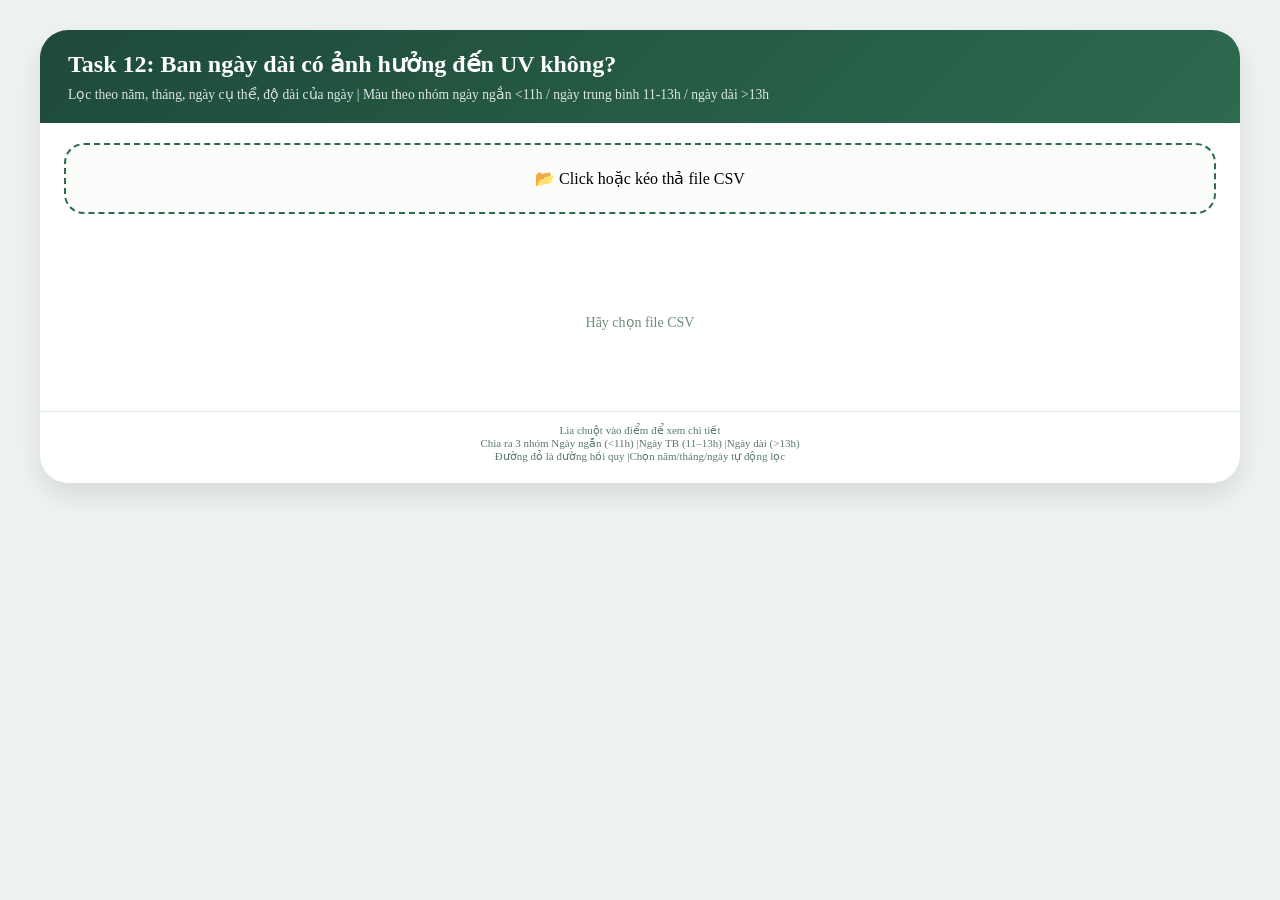
<file: task/task12.html>
<!DOCTYPE html>
<html lang="vi">
<head>
    <meta charset="UTF-8">
    <meta name="viewport" content="width=device-width, initial-scale=1.0">
    <title>Task 12 - Ban ngày dài có ảnh hưởng đến UV không?</title>
    <script src="https://d3js.org/d3.v7.min.js"></script>
    <style>
        * { box-sizing: border-box; }
        body, .card, .header, .filters, .stats-bar, .note, .tooltip-d3, button, select, input {
            font-family: 'Cambria', 'Times New Roman', serif;
        }
        body {
            background: #eef2f0;
            margin: 0;
            padding: 30px 20px;
        }
        .container { max-width: 1200px; margin: 0 auto; }
        .card {
            background: white;
            border-radius: 28px;
            box-shadow: 0 12px 28px rgba(0, 0, 0, 0.1);
            overflow: hidden;
        }
        .header {
            background: linear-gradient(135deg, #1e4a3a, #2d6a4f);
            color: white;
            padding: 20px 28px;
        }
        .header h1 { margin: 0; font-size: 1.5rem; }
        .header p { margin: 8px 0 0; opacity: 0.85; font-size: 0.85rem; }
        .upload-area {
            border: 2px dashed #2d6a4f;
            border-radius: 20px;
            padding: 24px;
            margin: 20px 24px;
            text-align: center;
            cursor: pointer;
            background: #fafdfa;
        }
        .upload-area:hover { background: #f0f7f0; border-color: #40916c; }
        .filters {
            background: #f8faf5;
            padding: 16px 24px;
            border-top: 1px solid #dde8e0;
            border-bottom: 1px solid #dde8e0;
            display: flex;
            flex-wrap: wrap;
            gap: 16px;
            align-items: flex-end;
        }
        .filter-group { flex: 1; min-width: 120px; }
        .filter-group label {
            display: block;
            font-size: 0.65rem;
            font-weight: 700;
            text-transform: uppercase;
            color: #2d6a4f;
            margin-bottom: 4px;
        }
        select, button, input {
            width: 100%;
            padding: 8px 10px;
            border-radius: 14px;
            border: 1px solid #c8dbc8;
            background: white;
            font-size: 0.8rem;
        }
        button {
            background: #2d6a4f;
            color: white;
            border: none;
            cursor: pointer;
            font-weight: 600;
        }
        button:hover { background: #40916c; }
        .stats-bar {
            display: flex;
            gap: 16px;
            padding: 12px 24px;
            background: #f0f6f0;
            flex-wrap: wrap;
        }
        .stat {
            background: white;
            padding: 6px 14px;
            border-radius: 40px;
            box-shadow: 0 1px 3px rgba(0,0,0,0.05);
            min-width: 110px;
        }
        .stat-label { font-size: 0.65rem; font-weight: 600; color: #2d6a4f; }
        .stat-value { font-size: 1rem; font-weight: 700; font-family: monospace; color: #1e4a3a; }
        .group-stats {
            display: flex;
            gap: 16px;
            padding: 12px 24px;
            background: #e8f0e8;
            flex-wrap: wrap;
            border-bottom: 1px solid #c8dcc8;
        }
        .group-stat {
            flex: 1;
            text-align: center;
            padding: 8px;
            border-radius: 16px;
            min-width: 110px;
        }
        .group-stat span { font-size: 0.7rem; font-weight: bold; }
        .group-stat .avg { font-size: 1rem; font-weight: bold; font-family: monospace; }
        .red-bg { background: #ffe0e0; color: #c0392b; }
        .green-bg { background: #e0ffe0; color: #2d6a4f; }
        .blue-bg { background: #e0e8ff; color: #1e4a8a; }
        .chart-container { padding: 20px 24px; background: white; position: relative; overflow-x: auto; }
        svg { display: block; margin: 0 auto; background: white; border-radius: 16px; border: 1px solid #e2ece2; }
        .tooltip-d3 {
            position: absolute;
            background: rgba(0, 0, 0, 0.85);
            color: #f0f0f0;
            padding: 8px 14px;
            border-radius: 14px;
            font-size: 11px;
            font-family: monospace;
            pointer-events: none;
            z-index: 100;
            line-height: 1.5;
            white-space: nowrap;
        }
        .note {
            padding: 12px 24px 20px;
            font-size: 11px;
            color: #5a7a6a;
            text-align: center;
            border-top: 1px solid #e0ece0;
        }
        .no-data { text-align: center; padding: 60px; color: #6a8e7a; font-size: 14px; }
        .range-inputs { display: flex; gap: 6px; align-items: center; }
        .range-inputs input { width: 100%; }
    </style>
</head>
<body>
<div class="container">
    <div class="card">
        <div class="header">
            <h1>Task 12: Ban ngày dài có ảnh hưởng đến UV không?</h1>
            <p>Lọc theo năm, tháng, ngày cụ thể, độ dài của ngày | Màu theo nhóm ngày ngắn &lt;11h / ngày trung bình 11-13h / ngày dài &gt;13h</p>
        </div>

        <div class="upload-area" id="uploadArea">
            📂 Click hoặc kéo thả file CSV
        </div>
        <input type="file" id="fileInput" accept=".csv" style="display: none;">

        <div id="filterSection" style="display: none;">
            <div class="filters">
                <div class="filter-group">
                    <label>Năm</label>
                    <select id="yearFilter"><option value="all">Tất cả</option></select>
                </div>
                <div class="filter-group">
                    <label>Tháng</label>
                    <select id="monthFilter">
                        <option value="all">Tất cả</option>
                        <option value="1">Tháng 1</option><option value="2">Tháng 2</option>
                        <option value="3">Tháng 3</option><option value="4">Tháng 4</option>
                        <option value="5">Tháng 5</option><option value="6">Tháng 6</option>
                        <option value="7">Tháng 7</option><option value="8">Tháng 8</option>
                        <option value="9">Tháng 9</option><option value="10">Tháng 10</option>
                        <option value="11">Tháng 11</option><option value="12">Tháng 12</option>
                    </select>
                </div>
                <div class="filter-group">
                    <label>Ngày</label>
                    <select id="dayFilter">
                        <option value="all">Tất cả</option>
                    </select>
                </div>
                <div class="filter-group">
                    <label>Daylength (giờ)</label>
                    <div class="range-inputs">
                        <input type="range" id="dlMin" min="8" max="15" step="0.1" value="8">
                        <input type="range" id="dlMax" min="8" max="15" step="0.1" value="15">
                    </div>
                    <div style="display: flex; justify-content: space-between; font-size: 10px;">
                        <span id="minVal">8.0</span> → <span id="maxVal">15.0</span> giờ
                    </div>
                </div>
                <div class="filter-group">
                    <label>&nbsp;</label>
                    <button id="resetBtn">Đặt lại</button>
                </div>
            </div>
            
            <div class="group-stats" id="groupStats">
                <div class="group-stat red-bg"><span>Ngày ngắn (&lt;11h)</span><br><span class="avg" id="shortAvg">--</span><br><span id="shortCount">0 điểm</span></div>
                <div class="group-stat green-bg"><span>Ngày trung bình (11–13h)</span><br><span class="avg" id="midAvg">--</span><br><span id="midCount">0 điểm</span></div>
                <div class="group-stat blue-bg"><span>Ngày dài (&gt;13h)</span><br><span class="avg" id="longAvg">--</span><br><span id="longCount">0 điểm</span></div>
            </div>
            
            <div class="stats-bar">
                <div class="stat"><span class="stat-label">Hệ số r</span><div class="stat-value" id="rVal">--</div></div>
                <div class="stat"><span class="stat-label">Độ mạnh (Field, 2009)</span><div class="stat-value" id="strengthVal">--</div></div>
                <div class="stat"><span class="stat-label">Số bản ghi thời tiết đang hiển thị</span><div class="stat-value" id="countVal">0</div></div>
                <div class="stat"><span class="stat-label">UV cao nhất</span><div class="stat-value" id="maxUvVal">--</div></div>
                <div class="stat"><span class="stat-label">Độ dài của ngày tại UV cao nhất</span><div class="stat-value" id="maxUvDl">--</div></div>
            </div>
        </div>

        <div class="chart-container" id="chartContainer" style="position: relative;">
            <div id="noDataMsg" class="no-data">Hãy chọn file CSV</div>
            <svg id="scatterSvg" width="800" height="500" style="display: none;"></svg>
        </div>
        <div class="note">
            Lia chuột vào điểm để xem chi tiết<br>
            Chia ra 3 nhóm Ngày ngắn (&lt;11h) |Ngày TB (11–13h) |Ngày dài (&gt;13h)<br>
            Đường đỏ là đường hồi quy |Chọn năm/tháng/ngày tự động lọc
        </div>
    </div>
</div>

<script>
    const tooltip = d3.select("body").append("div").attr("class", "tooltip-d3").style("opacity", 0);
    let fullData = [];
    let svg, g, xScale, yScale, width, height, margin, innerW, innerH;

    // Hàm tính số ngày trong tháng
    function getDaysInMonth(month, year) {
        if (month === 'all' || !year) return 31;
        const m = parseInt(month);
        if (m === 2) {
            const isLeap = (year % 4 === 0 && year % 100 !== 0) || (year % 400 === 0);
            return isLeap ? 29 : 28;
        }
        if ([4, 6, 9, 11].includes(m)) return 30;
        return 31;
    }

    // Cập nhật select ngày
    function updateDayOptions() {
        const yearVal = document.getElementById('yearFilter').value;
        const monthVal = document.getElementById('monthFilter').value;
        const daySelect = document.getElementById('dayFilter');
        
        const previousDay = daySelect.value;
        
        while (daySelect.options.length > 1) {
            daySelect.remove(1);
        }
        
        if (yearVal === 'all' || monthVal === 'all') {
            return;
        }
        
        const daysInMonth = getDaysInMonth(monthVal, parseInt(yearVal));
        
        for (let d = 1; d <= daysInMonth; d++) {
            const option = document.createElement('option');
            option.value = d;
            option.textContent = `Ngày ${d}`;
            daySelect.appendChild(option);
        }
        
        if (previousDay !== 'all' && parseInt(previousDay) <= daysInMonth) {
            daySelect.value = previousDay;
        } else {
            daySelect.value = 'all';
        }
    }

    function initSVG() {
        svg = d3.select("#scatterSvg");
        width = 800; height = 500;
        svg.attr("width", width).attr("height", height);
        margin = { top: 45, right: 35, bottom: 55, left: 65 };
        innerW = width - margin.left - margin.right;
        innerH = height - margin.top - margin.bottom;
        svg.selectAll("*").remove();
        g = svg.append("g").attr("transform", `translate(${margin.left},${margin.top})`);
        xScale = d3.scaleLinear().range([0, innerW]);
        yScale = d3.scaleLinear().range([innerH, 0]);
        g.append("g").attr("class", "x-axis").attr("transform", `translate(0,${innerH})`);
        g.append("g").attr("class", "y-axis");
        g.append("text").attr("class", "x-label").attr("x", innerW/2).attr("y", innerH+40).attr("text-anchor", "middle").style("fill","#2d6a4f").style("font-weight","bold").text("Độ dài ban ngày (giờ)");
        g.append("text").attr("class", "y-label").attr("x", -innerH/2).attr("y", -40).attr("text-anchor", "middle").attr("transform","rotate(-90)").style("fill","#2d6a4f").style("font-weight","bold").text("Chỉ số UV");
        g.append("line").attr("class", "reg-line").attr("stroke", "#e63946").attr("stroke-width", 2.5).attr("stroke-dasharray", "6,6");
    }

    function timeToHours(t) {
        if (!t) return NaN;
        let s = String(t).trim();
        let match = s.match(/(\d+):(\d+)\s*(AM|PM)/i);
        if (match) {
            let h = parseInt(match[1]), m = parseInt(match[2]), ap = match[3].toUpperCase();
            if (ap === 'PM' && h !== 12) h += 12;
            if (ap === 'AM' && h === 12) h = 0;
            return h + m/60;
        }
        return NaN;
    }

    function parseDateToYMD(dateStr) {
        if (!dateStr) return { year: null, month: null, day: null };
        let parts = String(dateStr).split('/');
        if (parts.length === 3) {
            let month = parseInt(parts[0]);
            let day = parseInt(parts[1]);
            let year = parseInt(parts[2]);
            if (!isNaN(year) && !isNaN(month) && !isNaN(day)) return { year, month, day };
        }
        return { year: null, month: null, day: null };
    }

    const uploadArea = document.getElementById('uploadArea');
    const fileInput = document.getElementById('fileInput');
    uploadArea.onclick = () => fileInput.click();
    uploadArea.ondragover = (e) => { e.preventDefault(); uploadArea.style.borderColor = '#40916c'; };
    uploadArea.ondragleave = () => uploadArea.style.borderColor = '#2d6a4f';
    uploadArea.ondrop = (e) => { e.preventDefault(); handleFile(e.dataTransfer.files[0]); };
    fileInput.onchange = (e) => handleFile(e.target.files[0]);

    function handleFile(file) {
        const reader = new FileReader();
        reader.onload = (ev) => parseCSV(ev.target.result);
        reader.readAsText(file, 'UTF-8');
    }

    function parseCSV(csvText) {
        const lines = csvText.split(/\r?\n/);
        if (lines.length < 2) return;
        const headers = lines[0].split(',').map(h => h.replace(/["']/g, '').trim());
        const idxUV = headers.indexOf('day.uv');
        const idxSunrise = headers.indexOf('astro.sunrise');
        const idxSunset = headers.indexOf('astro.sunset');
        const idxLoc = headers.indexOf('location.name');
        const idxDate = headers.indexOf('date');

        if (idxUV === -1 || idxSunrise === -1 || idxSunset === -1) {
            alert("Không tìm thấy cột day.uv / astro.sunrise / astro.sunset");
            return;
        }

        fullData = [];
        for (let i = 1; i < lines.length; i++) {
            let row = lines[i].trim();
            if (!row) continue;
            let cols = row.split(',');
            let uv = parseFloat(cols[idxUV]);
            let sunrise = timeToHours(cols[idxSunrise]);
            let sunset = timeToHours(cols[idxSunset]);
            if (isNaN(uv) || isNaN(sunrise) || isNaN(sunset) || sunset <= sunrise) continue;
            let daylength = sunset - sunrise;
            let location = idxLoc !== -1 ? cols[idxLoc] : "N/A";
            let dateRaw = idxDate !== -1 ? cols[idxDate] : "";
            let { year, month, day } = parseDateToYMD(dateRaw);
            if (year === null || month === null || day === null) continue;
            fullData.push({ uv, daylength, year, month, day, date: dateRaw, location });
        }

        if (fullData.length === 0) { alert("Không có dữ liệu hợp lệ"); return; }

        document.getElementById('filterSection').style.display = 'block';
        document.getElementById('noDataMsg').style.display = 'none';
        document.getElementById('scatterSvg').style.display = 'block';
        initSVG();

        let years = [...new Set(fullData.map(d => d.year))].sort();
        let yearSelect = document.getElementById('yearFilter');
        yearSelect.innerHTML = '<option value="all">Tất cả</option>';
        years.forEach(y => { yearSelect.innerHTML += `<option value="${y}">${y}</option>`; });

        const dlMin = document.getElementById('dlMin');
        const dlMax = document.getElementById('dlMax');
        dlMin.oninput = () => { if (parseFloat(dlMin.value) > parseFloat(dlMax.value)) dlMax.value = dlMin.value; updateSliderLabels(); applyFilters(); };
        dlMax.oninput = () => { if (parseFloat(dlMax.value) < parseFloat(dlMin.value)) dlMin.value = dlMax.value; updateSliderLabels(); applyFilters(); };
        function updateSliderLabels() {
            document.getElementById('minVal').innerText = parseFloat(dlMin.value).toFixed(1);
            document.getElementById('maxVal').innerText = parseFloat(dlMax.value).toFixed(1);
        }
        updateSliderLabels();

        document.getElementById('yearFilter').onchange = () => {
            updateDayOptions();
            applyFilters();
        };
        document.getElementById('monthFilter').onchange = () => {
            updateDayOptions();
            applyFilters();
        };
        document.getElementById('dayFilter').onchange = () => applyFilters();
        document.getElementById('resetBtn').onclick = () => {
            document.getElementById('yearFilter').value = 'all';
            document.getElementById('monthFilter').value = 'all';
            document.getElementById('dayFilter').innerHTML = '<option value="all">Tất cả</option>';
            dlMin.value = '8'; dlMax.value = '15';
            updateSliderLabels();
            applyFilters();
        };
        
        updateDayOptions();
        applyFilters();
    }

    function getGroupColor(daylength) {
        if (daylength < 11) return "#e63946";
        if (daylength <= 13) return "#2e8b57";
        return "#1e4a8a";
    }

    function getStrengthText(r) {
        let absR = Math.abs(r);
        if (absR < 0.1) return 'rất yếu';
        if (absR < 0.3) return 'yếu';
        if (absR < 0.5) return 'trung bình';
        return 'mạnh';
    }

    function pearsonCorr(xArr, yArr) {
        let n = xArr.length;
        let sx=0,sy=0,sxy=0,sx2=0,sy2=0;
        for(let i=0;i<n;i++){ sx+=xArr[i]; sy+=yArr[i]; sxy+=xArr[i]*yArr[i]; sx2+=xArr[i]*xArr[i]; sy2+=yArr[i]*yArr[i]; }
        let num = n*sxy - sx*sy;
        let den = Math.sqrt((n*sx2 - sx*sx)*(n*sy2 - sy*sy));
        return den===0?0:num/den;
    }

    function linearReg(xArr, yArr) {
        let n = xArr.length;
        let sx=0,sy=0,sxy=0,sx2=0;
        for(let i=0;i<n;i++){ sx+=xArr[i]; sy+=yArr[i]; sxy+=xArr[i]*yArr[i]; sx2+=xArr[i]*xArr[i]; }
        let den = n*sx2 - sx*sx;
        if(den===0) return {slope:0,intercept:0};
        let slope = (n*sxy - sx*sy)/den;
        let intercept = (sy - slope*sx)/n;
        return {slope,intercept};
    }

    function applyFilters() {
        let yearVal = document.getElementById('yearFilter').value;
        let monthVal = document.getElementById('monthFilter').value;
        let dayVal = document.getElementById('dayFilter').value;
        let dlMin = parseFloat(document.getElementById('dlMin').value);
        let dlMax = parseFloat(document.getElementById('dlMax').value);

        let filtered = fullData.filter(d => {
            if (yearVal !== 'all' && d.year != yearVal) return false;
            if (monthVal !== 'all' && d.month != parseInt(monthVal)) return false;
            if (dayVal !== 'all' && d.day != parseInt(dayVal)) return false;
            if (d.daylength < dlMin || d.daylength > dlMax) return false;
            return true;
        });

        document.getElementById('countVal').innerText = filtered.length;

        if (filtered.length === 0) {
            g.selectAll("circle").remove();
            g.select(".reg-line").attr("x1", 0).attr("y1", 0).attr("x2", 0).attr("y2", 0);
            document.getElementById('rVal').innerText = '--';
            document.getElementById('strengthVal').innerText = '--';
            document.getElementById('shortAvg').innerText = '--';
            document.getElementById('midAvg').innerText = '--';
            document.getElementById('longAvg').innerText = '--';
            document.getElementById('shortCount').innerHTML = '0 điểm';
            document.getElementById('midCount').innerHTML = '0 điểm';
            document.getElementById('longCount').innerHTML = '0 điểm';
            document.getElementById('maxUvVal').innerText = '--';
            document.getElementById('maxUvDl').innerText = '--';
            return;
        }

        let short = filtered.filter(d => d.daylength < 11).map(d => d.uv);
        let mid = filtered.filter(d => d.daylength >= 11 && d.daylength <= 13).map(d => d.uv);
        let long = filtered.filter(d => d.daylength > 13).map(d => d.uv);
        
        let shortAvg = short.length ? (short.reduce((a,b)=>a+b,0)/short.length).toFixed(2) : '--';
        let midAvg = mid.length ? (mid.reduce((a,b)=>a+b,0)/mid.length).toFixed(2) : '--';
        let longAvg = long.length ? (long.reduce((a,b)=>a+b,0)/long.length).toFixed(2) : '--';
        
        document.getElementById('shortAvg').innerHTML = shortAvg;
        document.getElementById('midAvg').innerHTML = midAvg;
        document.getElementById('longAvg').innerHTML = longAvg;
        document.getElementById('shortCount').innerHTML = short.length + ' điểm';
        document.getElementById('midCount').innerHTML = mid.length + ' điểm';
        document.getElementById('longCount').innerHTML = long.length + ' điểm';

        let maxUvPoint = filtered.reduce((max, d) => d.uv > max.uv ? d : max, filtered[0]);
        document.getElementById('maxUvVal').innerText = maxUvPoint.uv.toFixed(2);
        document.getElementById('maxUvDl').innerText = maxUvPoint.daylength.toFixed(2) + ' giờ';

        let xVals = filtered.map(d => d.daylength);
        let yVals = filtered.map(d => d.uv);
        let r = pearsonCorr(xVals, yVals);
        let strength = getStrengthText(r);
        document.getElementById('rVal').innerText = r.toFixed(4);
        document.getElementById('strengthVal').innerText = strength;

        let xMin = d3.min(xVals), xMax = d3.max(xVals);
        let yMin = d3.min(yVals), yMax = d3.max(yVals);
        if (xMin === xMax) { xMin -= 0.5; xMax += 0.5; }
        if (yMin === yMax) { yMin -= 0.5; yMax += 0.5; }
        
        xScale.domain([xMin, xMax]).nice();
        yScale.domain([0, Math.max(12, yMax)]).nice();
        
        g.select(".x-axis").transition().duration(300).call(d3.axisBottom(xScale).ticks(6));
        g.select(".y-axis").transition().duration(300).call(d3.axisLeft(yScale).ticks(6));
        
        let circles = g.selectAll("circle").data(filtered, d => `${d.location}-${d.date}`);
        circles.exit().remove();
        circles.enter().append("circle")
            .attr("r", 4.5)
            .attr("stroke", "#333")
            .attr("stroke-width", 0.3)
            .merge(circles)
            .transition().duration(200)
            .attr("cx", d => xScale(d.daylength))
            .attr("cy", d => yScale(d.uv))
            .attr("fill", d => getGroupColor(d.daylength));
        
        g.selectAll("circle").on("mouseover", function(event, d) {
            tooltip.style("opacity", 1)
                .html(`${d.date}<br>${d.location}<br>UV: ${d.uv.toFixed(2)}<br>Daylength: ${d.daylength.toFixed(2)} giờ`)
                .style("left", (event.pageX + 15) + "px")
                .style("top", (event.pageY - 50) + "px");
        }).on("mousemove", function(event) {
            tooltip.style("left", (event.pageX + 15) + "px").style("top", (event.pageY - 50) + "px");
        }).on("mouseout", function() { tooltip.style("opacity", 0); });
        
        let reg = linearReg(xVals, yVals);
        let x1 = xScale.domain()[0], x2 = xScale.domain()[1];
        let y1 = reg.slope * x1 + reg.intercept;
        let y2 = reg.slope * x2 + reg.intercept;
        g.select(".reg-line").attr("x1", xScale(x1)).attr("y1", yScale(y1)).attr("x2", xScale(x2)).attr("y2", yScale(y2));
        
        g.select(".r-annotation").remove();
        g.append("text").attr("class", "r-annotation").attr("x", innerW - 10).attr("y", -12)
            .attr("text-anchor", "end").style("font-size", "11px").style("font-family", "monospace")
            .style("fill", "#2d6a4f").text(`r = ${r.toFixed(3)} (${strength})`);
    }
</script>
</body>
</html>
</file>
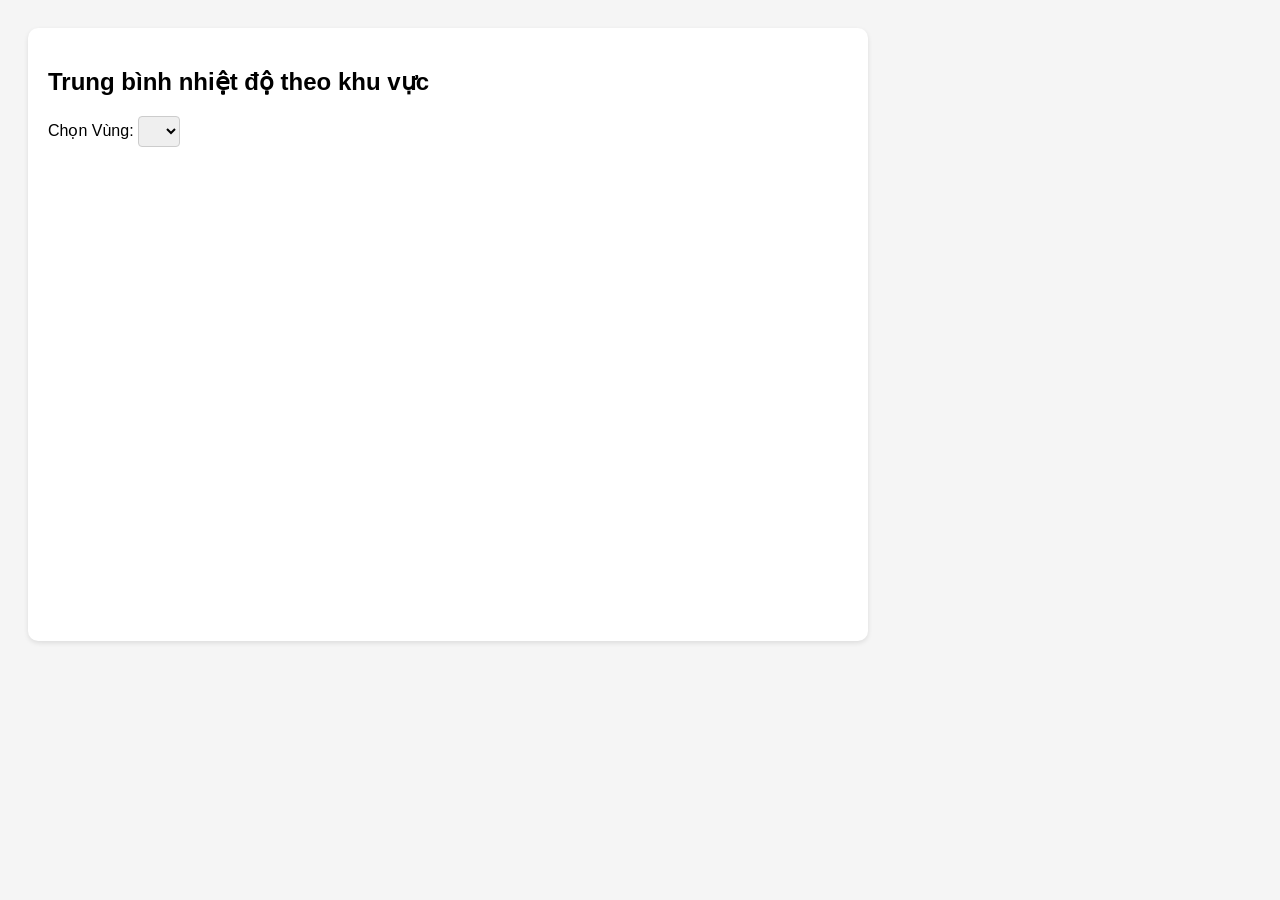
<file: task/task2.html>
<!DOCTYPE html>
<html lang="vi">
<head>
    <meta charset="UTF-8">
    <script src="https://d3js.org/d3.v7.min.js"></script>
    <title>Task 2 - Nhiệt độ chuyên nghiệp</title>
    <style>
        body { font-family: 'Segoe UI', sans-serif; padding: 20px; background-color: #f5f5f5; }
        .chart-box { background-color: #fff; padding: 20px; border-radius: 10px; display: inline-block; box-shadow: 0 2px 5px rgba(0,0,0,0.1); }
        .bar { fill: #4a90e2; }
        .bar.avg { fill: #e53e3e; } /* Màu đỏ cho cột trung bình */
        .bar:hover { opacity: 0.8; }
        .tooltip { position: absolute; background: #333; color: #fff; padding: 5px 10px; border-radius: 4px; pointer-events: none; font-size: 12px; opacity: 0; }
        .filter-container { margin-bottom: 20px; }
        select { padding: 6px 10px; border-radius: 4px; border: 1px solid #ccc; }
    </style>
</head>
<body>
    <div class="chart-box">
        <h2>Trung bình nhiệt độ theo khu vực</h2>
        <div class="filter-container">
            <label>Chọn Vùng: </label>
            <select id="regionFilter"></select>
        </div>
        <svg id="barChart" width="800" height="450"></svg>
    </div>
    <div class="tooltip" id="tooltip"></div>

    <script>
        async function drawBarChart() {
            const rawData = await d3.csv("df_weather_fixed_utf8_cleaned.csv");
            
            // Tính trung bình toàn quốc
            const nationalAvg = d3.mean(rawData, d => +d['day.avgtemp_c']);
            
            // Gom nhóm vùng
            const grouped = Array.from(d3.rollup(rawData, 
                v => d3.mean(v, d => +d['day.avgtemp_c']), 
                d => d['location.region']
            )).map(([region, temp]) => ({ region, temp: +temp.toFixed(1) }));

            const regions = ["Tất cả", ...grouped.map(d => d.region)];
            d3.select("#regionFilter").selectAll("option").data(regions).enter().append("option").text(d => d);

            const svg = d3.select("#barChart");
            const width = 800, height = 400;
            const margin = { top: 40, right: 20, bottom: 100, left: 50 };

            const x = d3.scaleBand().range([margin.left, width - margin.right]).padding(0.3);
            const y = d3.scaleLinear().range([height - margin.bottom, margin.top]).domain([0, 35]);
            const tooltip = d3.select("#tooltip");

            function update(selectedRegion) {
                let displayData = selectedRegion === "Tất cả" ? [...grouped] : grouped.filter(d => d.region === selectedRegion);
                displayData.push({ region: "TB Cả nước", temp: +nationalAvg.toFixed(1), isAvg: true });

                x.domain(displayData.map(d => d.region));
                svg.selectAll("*").remove(); // Xóa cũ vẽ mới

                // Vẽ Bar
                svg.selectAll(".bar").data(displayData).enter().append("rect")
                    .attr("class", d => d.isAvg ? "bar avg" : "bar")
                    .attr("x", d => x(d.region)).attr("width", x.bandwidth())
                    .attr("y", height - margin.bottom).attr("height", 0)
                    .on("mouseover", function(event, d) {
                        d3.select(this).style("opacity", 0.7);
                        tooltip.style("opacity", 1)
                               .html(`Vùng: ${d.region}<br>Nhiệt độ: <b>${d.temp}°C</b>`);
                    })
                    .on("mousemove", event => tooltip.style("left", (event.pageX + 10) + "px").style("top", (event.pageY - 20) + "px"))
                    .on("mouseout", function() {
                        d3.select(this).style("opacity", 1);
                        tooltip.style("opacity", 0);
                    })
                    .transition().duration(800)
                    .attr("y", d => y(d.temp)).attr("height", d => height - margin.bottom - y(d.temp));

                // Vẽ trục X với chữ XÉO
                svg.append("g").attr("transform", `translate(0,${height - margin.bottom})`)
                    .call(d3.axisBottom(x))
                    .selectAll("text")
                    .attr("transform", "rotate(-45)")
                    .style("text-anchor", "end")
                    .attr("dx", "-0.5em").attr("dy", "0.5em");

                svg.append("g").attr("transform", `translate(${margin.left},0)`).call(d3.axisLeft(y));
            }

            d3.select("#regionFilter").on("change", function() { update(this.value); });
            update("Tất cả");
        }
        drawBarChart();
    </script>
</body>
</html>
</file>
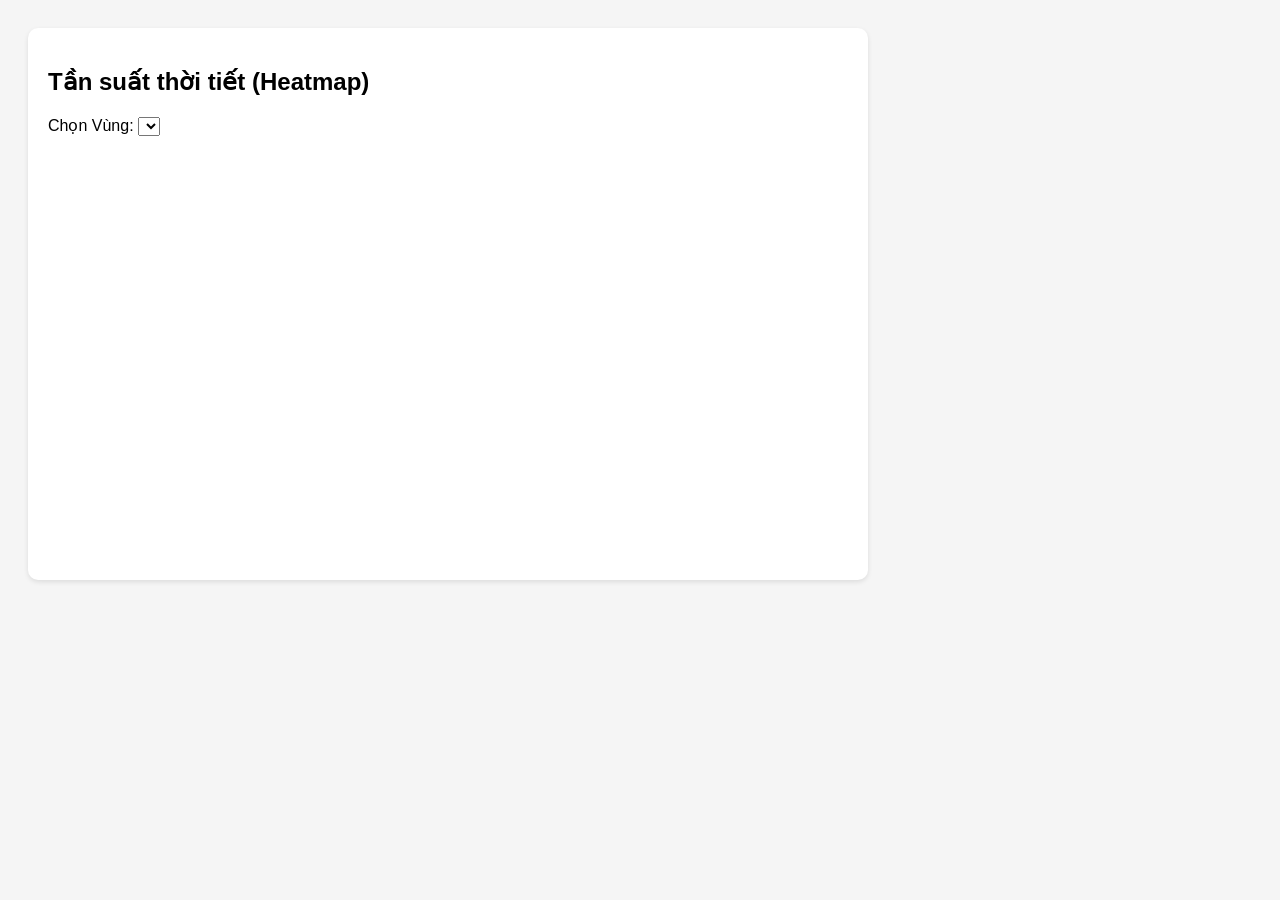
<file: task/task3.html>
<!DOCTYPE html>
<html lang="vi">
<head>
    <meta charset="UTF-8">
    <title>Task 3 - Heatmap Thời tiết</title>
    <script src="https://d3js.org/d3.v7.min.js"></script>
    <style>
        body { font-family: 'Segoe UI', sans-serif; padding: 20px; background-color: #f5f5f5; }
        .chart-box { background-color: #fff; padding: 20px; border-radius: 10px; display: inline-block; box-shadow: 0 2px 5px rgba(0,0,0,0.1); }
        .heatmap-rect { stroke: #e2e8f0; cursor: pointer; }
        .heatmap-rect:hover { stroke: #333; stroke-width: 2px; }
        .tooltip { position: absolute; background: #333; color: #fff; padding: 5px 10px; border-radius: 4px; pointer-events: none; font-size: 12px; opacity: 0; }
        .filter-container { margin-bottom: 20px; }
    </style>
</head>
<body>
    <div class="chart-box">
        <h2>Tần suất thời tiết (Heatmap)</h2>
        <div class="filter-container">
            <label>Chọn Vùng: </label>
            <select id="regionFilter"></select>
        </div>
        <svg id="heatMap" width="800" height="400"></svg>
    </div>
    <div class="tooltip" id="tooltip"></div>

    <script>
        async function drawHeatMap() {
            const rawData = await d3.csv("df_weather_fixed_utf8_cleaned.csv");

            // 1. Lọc lấy 5 loại thời tiết phổ biến nhất để Heatmap không bị quá dài
            const counts = d3.rollup(rawData, v => v.length, d => d['day.condition.text']);
            const topConditions = Array.from(counts).sort((a,b) => b[1] - a[1]).slice(0, 5).map(d => d[0]);

            // 2. Gom nhóm dữ liệu theo Vùng và Thời tiết
            const grouped = d3.rollup(rawData.filter(d => topConditions.includes(d['day.condition.text'])), 
                v => v.length, 
                d => d['location.region'], 
                d => d['day.condition.text']
            );

            // 3. Chuyển đổi dữ liệu sang dạng mảng để D3 vẽ
            const heatData = [];
            for (let [region, condMap] of grouped) {
                for (let [cond, count] of condMap) {
                    heatData.push({ region, cond, count });
                }
            }

            // 4. Setup bộ lọc
            const regions = ["Tất cả", ...new Set(rawData.map(d => d['location.region']))];
            d3.select("#regionFilter").selectAll("option").data(regions).enter().append("option").text(d => d);

            const svg = d3.select("#heatMap");
            const width = 800, height = 300;
            const margin = { top: 20, right: 20, bottom: 80, left: 150 };
            
            const x = d3.scaleBand().range([margin.left, width - margin.right]).padding(0.05);
            const y = d3.scaleBand().range([height - margin.bottom, margin.top]).padding(0.05);
            const color = d3.scaleSequential(d3.interpolatePuBu).domain([0, d3.max(heatData, d => d.count)]);

            const tooltip = d3.select("#tooltip");

            function update(selectedRegion) {
                let displayData = selectedRegion === "Tất cả" ? heatData : heatData.filter(d => d.region === selectedRegion);
                
                x.domain(displayData.map(d => d.region));
                y.domain(topConditions);

                svg.selectAll("*").remove(); // Vẽ lại

                svg.selectAll(".rect").data(displayData).enter().append("rect")
                    .attr("class", "heatmap-rect")
                    .attr("x", d => x(d.region)).attr("width", x.bandwidth())
                    .attr("y", d => y(d.cond)).attr("height", y.bandwidth())
                    .attr("fill", "#fff")
                    .on("mouseover", function(event, d) {
                        d3.select(this).style("stroke", "#000");
                        tooltip.style("opacity", 1).html(`Vùng: ${d.region}<br>Thời tiết: ${d.cond}<br>Số ngày: <b>${d.count}</b>`);
                    })
                    .on("mousemove", event => tooltip.style("left", (event.pageX + 10) + "px").style("top", (event.pageY - 20) + "px"))
                    .on("mouseout", function() {
                        d3.select(this).style("stroke", "#e2e8f0");
                        tooltip.style("opacity", 0);
                    })
                    .transition().duration(800)
                    .attr("fill", d => color(d.count));

                svg.append("g").attr("transform", `translate(0,${height - margin.bottom})`)
                    .call(d3.axisBottom(x)).selectAll("text").attr("transform", "rotate(-20)").style("text-anchor", "end");
                svg.append("g").attr("transform", `translate(${margin.left},0)`).call(d3.axisLeft(y));
            }

            d3.select("#regionFilter").on("change", function() { update(this.value); });
            update("Tất cả");
        }
        drawHeatMap();
    </script>
</body>
</html>
</file>
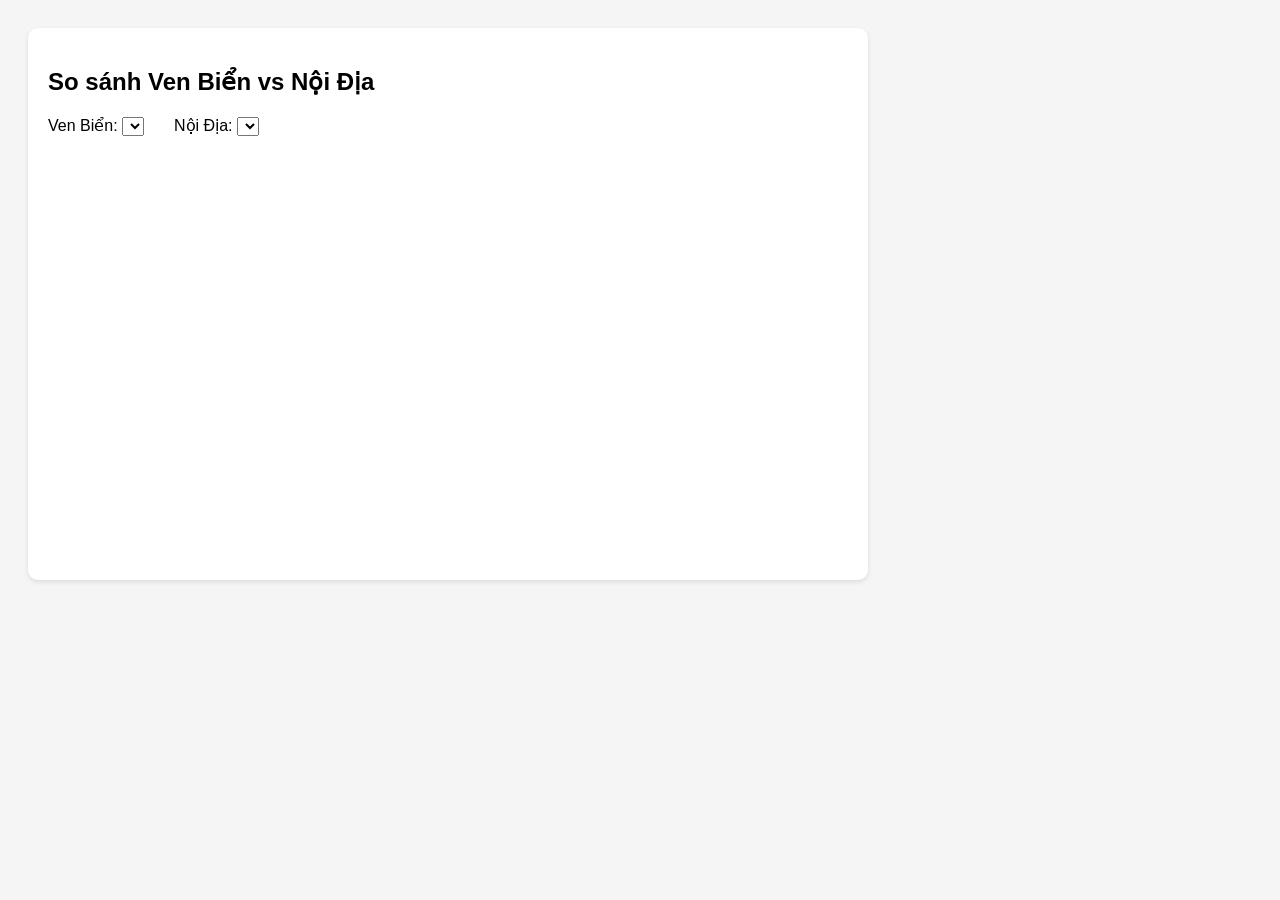
<file: task/task5.html>
<!DOCTYPE html>
<html lang="vi">
<head>
    <meta charset="UTF-8">
    <title>Task 5 - Phân Tích Chuyên Sâu</title>
    <script src="https://d3js.org/d3.v7.min.js"></script>
    <style>
        body { font-family: 'Segoe UI', sans-serif; padding: 20px; background-color: #f5f5f5; }
        .chart-box { background-color: #fff; padding: 20px; border-radius: 10px; display: inline-block; box-shadow: 0 2px 5px rgba(0,0,0,0.1); }
        .controls { display: flex; gap: 30px; margin-bottom: 20px; }
        .grouped-bar:hover { opacity: 0.8; cursor: pointer; }
        .grid-line { stroke: #e2e8f0; stroke-dasharray: 4,4; }
        .axis-label { font-size: 13px; font-weight: bold; fill: #4a5568; }
        .tooltip { position: absolute; background: #333; color: #fff; padding: 8px 12px; border-radius: 6px; pointer-events: none; font-size: 12px; opacity: 0; }
    </style>
</head>
<body>
    <div class="chart-box">
        <h2>So sánh Ven Biển vs Nội Địa</h2>
        <div class="controls">
            <div><label>Ven Biển: </label><select id="coastalFilter"></select></div>
            <div><label>Nội Địa: </label><select id="inlandFilter"></select></div>
        </div>
        <svg id="task5Chart" width="800" height="400"></svg>
    </div>
    <div class="tooltip" id="tooltip"></div>

    <script>
        async function drawTask5() {
            const rawData = await d3.csv("df_weather_fixed_utf8_cleaned.csv");

            // 1. Nhóm dữ liệu theo Tỉnh và tính trung bình (Data Aggregation)
            const provinceData = Array.from(d3.rollup(rawData,
                v => ({
                    terrain: v[0]['location.terrain'],
                    temp: d3.mean(v, d => +d['day.avgtemp_c']),
                    precip: d3.mean(v, d => +d['day.totalprecip_mm']),
                    wind: d3.mean(v, d => +d['day.maxwind_kph']),
                    humidity: d3.mean(v, d => +d['day.avghumidity'])
                }),
                d => d['location.name']
            )).map(([province, stats]) => ({ province, ...stats }));

            // 2. Tự động phân loại dựa trên dữ liệu 'location.terrain'
            const coastal = provinceData.filter(d => d.terrain === 'ven biển').sort((a,b) => a.province.localeCompare(b.province));
            const inland = provinceData.filter(d => d.terrain !== 'ven biển').sort((a,b) => a.province.localeCompare(b.province));

            const selC = d3.select("#coastalFilter"), selI = d3.select("#inlandFilter");
            coastal.forEach(d => selC.append("option").text(d.province));
            inland.forEach(d => selI.append("option").text(d.province));

            // 3. Setup biểu đồ
            const svg = d3.select("#task5Chart");
            const width = 800, height = 400, margin = {top: 20, right: 30, bottom: 40, left: 50};
            const x0 = d3.scaleBand().rangeRound([margin.left, width - margin.right]).paddingInner(0.2);
            const x1 = d3.scaleBand().padding(0.05);
            const y = d3.scaleLinear().rangeRound([height - margin.bottom, margin.top]).domain([0, 100]);
            const color = d3.scaleOrdinal().range(["#3182ce", "#dd6b20"]);
            const tooltip = d3.select("#tooltip");

            function update() {
                const dataC = coastal.find(d => d.province === selC.property("value"));
                const dataI = inland.find(d => d.province === selI.property("value"));
                const metrics = [
                    { id: "temp", label: "Nhiệt độ (°C)" },
                    { id: "precip", label: "Mưa (mm)" },
                    { id: "wind", label: "Gió (km/h)" },
                    { id: "humidity", label: "Độ ẩm (%)" }
                ];
                const chartData = metrics.map(m => ({
                    label: m.label,
                    values: [{key: "coastal", val: dataC[m.id]}, {key: "inland", val: dataI[m.id]}]
                }));

                x0.domain(metrics.map(d => d.label));
                x1.domain(["coastal", "inland"]).rangeRound([0, x0.bandwidth()]);

                svg.selectAll(".group").data(chartData).join("g")
                    .attr("class", "group")
                    .attr("transform", d => `translate(${x0(d.label)},0)`)
                    .selectAll("rect").data(d => d.values).join("rect")
                    .attr("class", "grouped-bar")
                    .attr("x", d => x1(d.key)).attr("width", x1.bandwidth())
                    .attr("fill", d => color(d.key))
                    .on("mouseover", (e, d) => tooltip.style("opacity", 1).html(`Giá trị: <b>${d.val.toFixed(1)}</b>`))
                    .on("mousemove", e => tooltip.style("left", e.pageX+10+"px").style("top", e.pageY-20+"px"))
                    .on("mouseout", () => tooltip.style("opacity", 0))
                    .transition().duration(500)
                    .attr("y", d => y(d.val)).attr("height", d => height - margin.bottom - y(d.val));
            }

            svg.append("g").attr("transform", `translate(0,${height - margin.bottom})`).call(d3.axisBottom(x0));
            svg.append("g").attr("transform", `translate(${margin.left},0)`).call(d3.axisLeft(y));
            selC.on("change", update); selI.on("change", update);
            update();
        }
        drawTask5();
    </script>
</body>
</html>
</file>
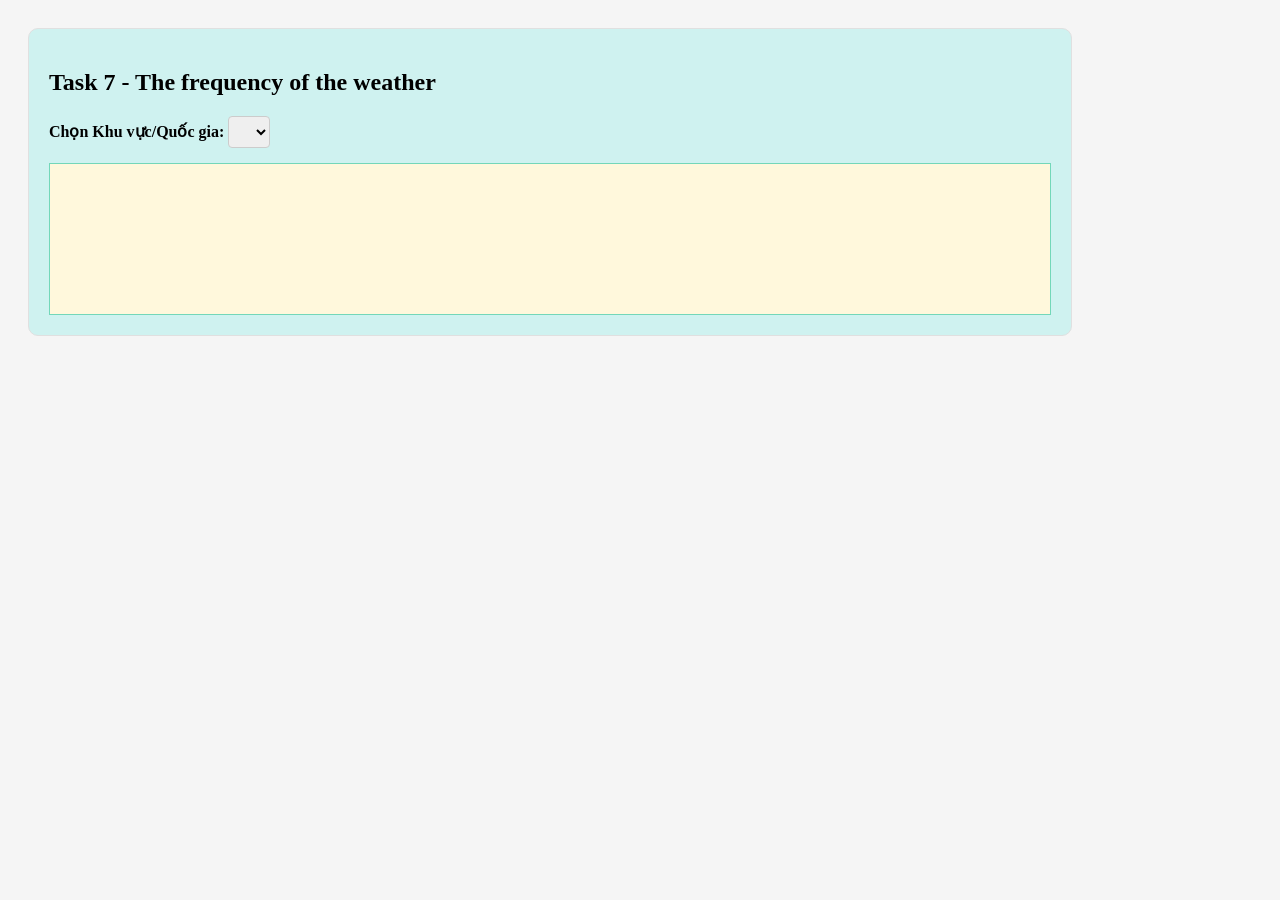
<file: task/task7.html>
<!DOCTYPE html>
<html lang="en">
<head>
    <meta charset="UTF-8">
    <script src="https://d3js.org/d3.v7.min.js"></script>
    <title> Task 07 With Donut Chart </title>
    <style>
        body {
            font-family: 'Times New Roman', Times, serif;
            padding: 20px;
            background-color: #f5f5f5;
        }

        svg {
            background-color: cornsilk;
            border: 1px solid rgb(115, 215, 185);
            display: block;
            margin-top: 10px;
        }

        .arc path {
            cursor: pointer;
        }

        /* Định dạng đường chỉ tay */
        .label-line {
            opacity: 0.6;
        }

        /* Định dạng chữ nhãn bên ngoài */
        .outside-label {
            font-size: 10px;
            font-weight: 500;
            fill: #333;
        }

        .tooltip {
            position: absolute;
            background: white;
            border: 1px solid #ccc;
            border-radius: 6px;
            padding: 8px 10px;
            opacity: 0;
            pointer-events: none;
            box-shadow: 0 2px 8px rgba(0,0,0,0.15);
            font-size: 14px;
            z-index: 999;
        }

        .chart-box {
            background-color: #cff2f0;
            border: 1px solid #e0e0e0;
            border-radius: 10px;
            padding: 20px;
            display: inline-block;
        }

        .filter-container {
            margin-bottom: 15px;
            font-size: 16px;
        }

        .filter-container select {
            padding: 6px 10px;
            font-family: 'Times New Roman', Times, serif;
            font-size: 15px;
            border-radius: 4px;
            border: 1px solid #ccc;
        }
    </style>
</head>

<body>
    <div class="chart-box">
        <h2>Task 7 - The frequency of the weather</h2>
        
        <div class="filter-container">
            <label for="regionFilter" style="font-weight: bold;">Chọn Khu vực/Quốc gia: </label>
            <select id="regionFilter"></select>
        </div>

        <svg id="donutChart" width="1000"></svg>
    </div>

    <script>
        // Link tham khảo gốc: https://d3-graph-gallery.com/graph/donut_label.html
        // --- HÀM 1: TẢI DỮ LIỆU TỪ FILE CSV ---
        async function loadData(file_path) {
             const data = await d3.csv(file_path);
             return data;
        }

        // --- HÀM 2: BIẾN ĐỔI VÀ ĐẾM NGÀY CHUẨN ---
        function transformTheData(data) {
            const weatherDays = {};
            
            data.forEach(d => {
                const condition = d["day.condition.text"];
                if (!condition) return; // Bỏ qua dòng rỗng
                
                const date = d["date"] || d["day"] || d["time"] || Math.random().toString(); 

                if (!weatherDays[condition]) {
                    weatherDays[condition] = new Set(); 
                }
                weatherDays[condition].add(date); 
            });

            const result = Object.entries(weatherDays).map(([key, valueSet]) => {
                return { 
                    condition: key, 
                    count: valueSet.size 
                };
            });

            result.sort((a,b) => b.count - a.count);
            return result;
        }

        // --- HÀM 3: VẼ BIỂU ĐỒ BÁNH DONUT ---
        function drawDonutChart(data) {
            const svg = d3.select("#donutChart");
            
            // Khử lỗi trùng lặp tooltip khi render lại bằng cách xóa bản cũ
            d3.selectAll(".tooltip").remove();
            const tooltip = d3.select("body").append("div").attr("class", "tooltip");
            
            const width = 1000;
            const calculatedHeight = Math.max(500, data.length * 24 + 80);
            const height = calculatedHeight;

            svg.attr("height", height);
            svg.selectAll("*").remove(); // Xóa sạch hình cũ để vẽ mới khi chọn filter

            const centerX = width * 0.35; 
            const centerY = 250;
            const radius = Math.min(width, 500) / 2 - 40; 
            
            const gDonut = svg.append("g")
                .attr("transform", `translate(${centerX}, ${centerY})`);

            const color = d3.scaleOrdinal(d3.schemeDark2);

            const arc = d3.arc()
                .innerRadius(radius * 0.5) 
                .outerRadius(radius * 0.9);

            const pie = d3.pie()
                .value(d => d.count)
                .sort(null);

            const data_ready = pie(data);

            // 1. VẼ CÁC MÚI BÁNH DONUT CÓ TRANSITION (HIỆU ỨNG BIẾN ĐỔI MƯỢT MÀ)
            const slices = gDonut.selectAll(".arc-path")
                .data(data_ready)
                .join("path")
                .attr("class", "arc-path")
                .attr("fill", d => color(d.data.condition))
                .attr("stroke", "white")
                .style("stroke-width", "2px")
                .style("cursor", "pointer")
                // ĐÃ SỬA CÚ PHÁP: Tách biệt hẳn hoi sự kiện chuột ra khỏi hiệu ứng transition
                .on("mouseover", function(event, d) {
                    tooltip.style("opacity", 1)
                           .html(`<strong>Trạng thái:</strong> ${d.data.condition}<br/><strong>Số ngày:</strong> ${d.data.count} ngày`);
                    d3.select(this).style("opacity", 0.7);
                })
                .on("mousemove", function(event) {   
                    tooltip.style("left", (event.pageX + 15) + "px")
                           .style("top", (event.pageY + 15) + "px");         
                })
                .on("mouseleave", function() {
                    tooltip.style("opacity", 0);
                    d3.select(this).style("opacity", 1);
                });

            // THÊM HIỆU ỨNG TRANSITION KHI VẼ/ĐỔI FILTER :
            slices.transition()
                .duration(750)
                .attrTween("d", function(d) {
                    // Tạo chuyển động chạy vòng tròn từ góc 0 độ đến góc thực tế của bánh
                    const i = d3.interpolate({startAngle: 0, endAngle: 0}, d);
                    return function(t) { return arc(i(t)); };
                });

            // 2. TẠO BẢNG CHÚ THÍCH (LEGEND) XẾP HÀNG DỌC NGĂN NẮP
            const legend = svg.append("g")
                .attr("transform", `translate(${centerX + radius + 40}, 40)`);

            const legendItem = legend.selectAll(".legend-item")
                .data(data)
                .enter()
                .append("g")
                .attr("class", "legend-item")
                .attr("transform", (d, i) => `translate(0, ${i * 24})`);

            legendItem.append("rect")
                .attr("width", 14)
                .attr("height", 14)
                .attr("rx", 3) 
                .attr("fill", d => color(d.condition));

            legendItem.append("text")
                .attr("x", 24) 
                .attr("y", 12) 
                .style("font-size", "13px")
                .style("font-family", "'Times New Roman', Times, serif")
                .style("fill", "#333")
                .text(d => `${d.condition} (${d.count} ngày)`);
        }

        // --- HÀM 4: KHỞI CHẠY ĐỒNG BỘ VÀ TÍCH HỢP FILTER CHUNG ---
        async function main() {
            // Tải dữ liệu từ file đã làm sạch
            const rawData = await loadData("df_weather_fixed_utf8_cleaned.csv");

            // Gom danh sách vùng độc nhất
            const regions = ["Tất cả khu vực", ...new Set(rawData.map(d => d["location.region"]).filter(Boolean))];
            
            // Đổ danh sách vào Dropdown
            d3.select("#regionFilter")
                .selectAll("option")
                .data(regions)
                .enter()
                .append("option")
                .text(d => d)
                .attr("value", d => d);

            // Hàm kích hoạt lọc dữ liệu và vẽ lại
            function updateChart(selectedRegion) {
                let filteredData = rawData;
                if (selectedRegion !== "Tất cả khu vực") {
                    filteredData = rawData.filter(d => d["location.region"] === selectedRegion);
                }
                
                // Đưa dữ liệu qua nhà máy biến đổi của Task 7
                const processedData = transformTheData(filteredData);
                // Tiến hành vẽ kèm transition
                drawDonutChart(processedData);
            }

            // Chạy mặc định ban đầu
            updateChart("Tất cả khu vực");

            // Lắng nghe hành vi chọn bộ lọc
            d3.select("#regionFilter").on("change", function() {
                const selected = d3.select(this).property("value");
                updateChart(selected);
            });
        }

        main();
    </script>
</body>
</html>
</file>
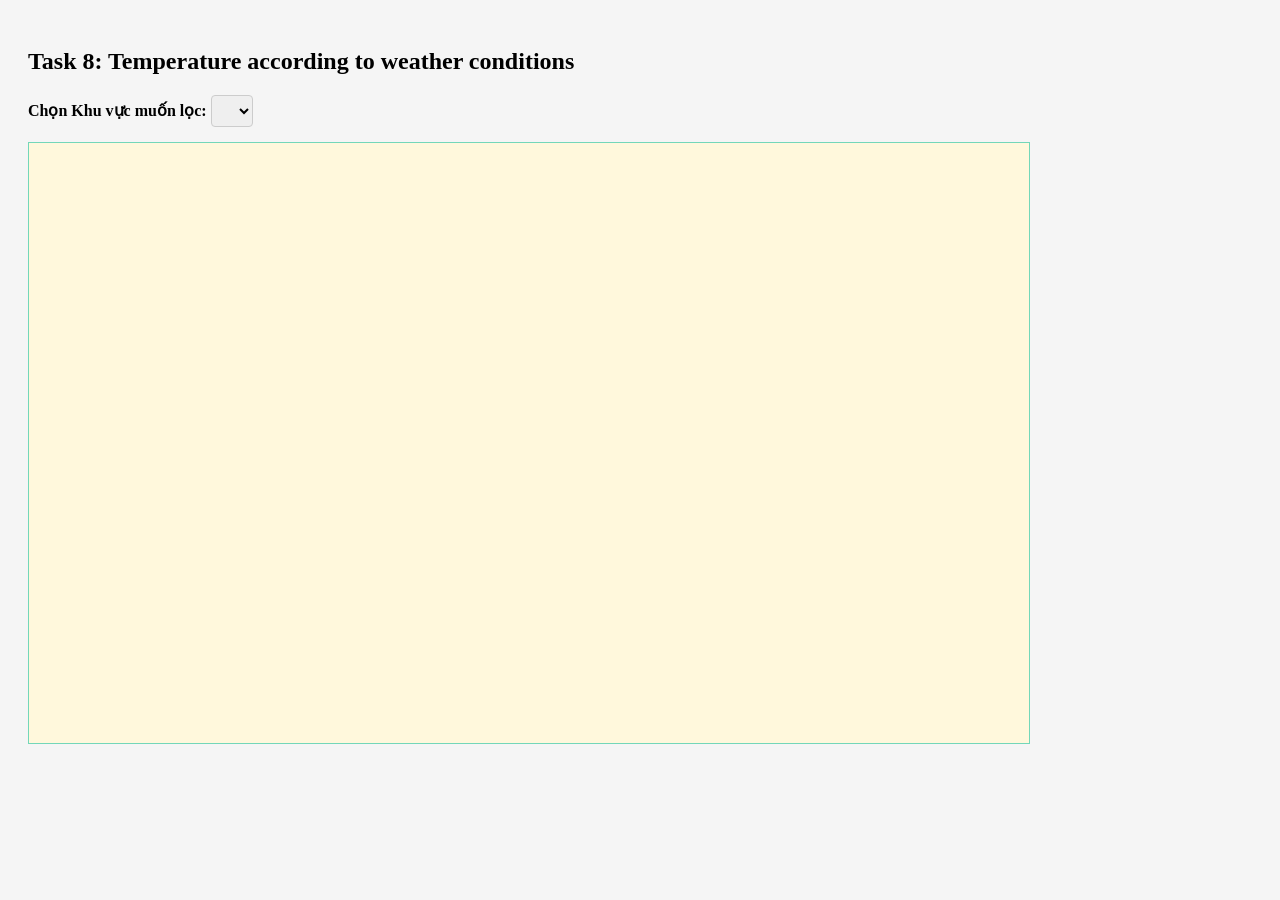
<file: task/task8.html>
<!DOCTYPE html>
<html lang="en">
    <head>
        <meta charset="UTF-8">
        <script src="https://d3js.org/d3.v7.min.js"></script>
        <title>Task 08 With BoxPlot Chart</title>
        <style>
            body {
                font-family: 'Times New Roman', Times, serif;
                padding: 20px;
                background-color: #f5f5f5; /* Màu nền xám sáng nhẹ cho sang, dễ nhìn biểu đồ */
            }
            svg {
                background-color: cornsilk; /* Màu nền kem nhạt cho khung chứa đồ thị */
                border: 1px solid rgb(115, 215, 185); /* Đường viền xanh mint bảo vệ quanh SVG */
                display: block;
                margin-top: 10px;
            }
            /* Thiết lập hộp thoại nhỏ xuất hiện khi rê chuột vào dữ liệu (Tooltip) */
            .tooltip {
                position: absolute;
                background: whitesmoke;
                border: 1px solid #ccc;
                border-radius: 6px;
                padding: 8px 10px;
                opacity: 0; /* Mặc định ẩn đi */
                pointer-events: none; /* Tránh cản trở chuột khi tương tác */
                box-shadow: 0 2px 8px rgba(0, 0, 0, 0.15);
                font-size: 14px;
                z-index: 999;
            }
            /* Tùy chỉnh nhẹ giao diện bộ lọc cho đẹp */
            .filter-container {
                margin-bottom: 15px;
                font-size: 16px;
            }
            .filter-container select {
                padding: 6px 10px;
                font-family: 'Times New Roman', Times, serif;
                font-size: 15px;
                border-radius: 4px;
                border: 1px solid #ccc;
            }
        </style>
    </head>

    <body>
        <div class="chart-box">
            <h2> Task 8: Temperature according to weather conditions </h2>
            
            <div class="filter-container">
                <label for="regionFilter" style="font-weight: bold;">Chọn Khu vực muốn lọc: </label>
                <select id="regionFilter"></select>
            </div>

            <svg id="boxPlot" width="1000" height="600"></svg>
        </div>
        
        <script>
            // --- HÀM 1: TẢI DỮ LIỆU TỪ FILE CSV ---
            async function loadDataForBoxPlot(file_path) {
                const data = await d3.csv(file_path);
                return data;              
            }

            // --- HÀM 2: GOM NHÓM VÀ TÍNH TOÁN CÁC THÔNG SỐ BOXPLOT ---
            // link nguồn tham khảo: https://observablehq.com/@d3/box-plot/2
            function transformBoxPlotData(data) {
                // Sử dụng d3.groups() để gom các dòng có cùng trạng thái thời tiết "day.condition.text" vào chung một nhóm
                const group_data = d3.groups(data, d => d["day.condition.text"]);

                // Duyệt qua từng nhóm để bóc tách nhiệt độ và tính toán 5 chỉ số thống kê (Min, Q1, Median, Q3, Max)
                const calculatedBin = group_data.map(([conditionName, records]) => {
                    
                    // Lọc ra danh sách nhiệt độ trung bình (day.avgtemp_c) của trạng thái này, ép kiểu số thực và sắp xếp tăng dần
                    const temperatures = records
                        .map(r => parseFloat(r["day.avgtemp_c"]))
                        .filter(t => !isNaN(t)) // Loại bỏ các ô dữ liệu rỗng hoặc lỗi
                        .sort(d3.ascending);

                    // Điều kiện ràng buộc: Nhóm phải có ít nhất 3 ngày dữ liệu thì mới đủ điều kiện vẽ hộp toán học
                    if (temperatures.length < 3) return null;
                
                    // Khai báo các điểm mốc phân phối nhiệt độ
                    const min = temperatures[0]; // Giá trị nhỏ nhất tuyệt đối
                    const max = temperatures[temperatures.length - 1]; // Giá trị lớn nhất tuyệt đối
                    const q1 = d3.quantile(temperatures, 0.25); // Tứ phân vị thứ nhất (Đáy hộp)
                    const q2 = d3.quantile(temperatures, 0.5);  // Tứ phân vị thứ hai (Đường trung vị - Median)
                    const q3 = d3.quantile(temperatures, 0.75); // Tứ phân vị thứ ba (Đỉnh hộp)
                    const iqr = q3 - q1; // Khoảng cách tứ phân vị (Chiều cao của hộp)

                    // Tính toán độ dài tối đa của hai thanh Râu (Whiskers) để lọc điểm dị biệt
                    const r0 = Math.max(min, q1 - iqr * 1.5); // Điểm mút râu dưới
                    const r1 = Math.min(max, q3 + iqr * 1.5); // Điểm mút râu trên

                    // Lọc ra các ngày có nhiệt độ nằm ngoài khoảng râu tiêu chuẩn [r0, r1] để làm điểm dị biệt (Outliers)
                    const outliers = records.filter(v => {
                        const t = parseFloat(v["day.avgtemp_c"]); 
                        return t < r0 || t > r1;
                    });

                    // Trả về một object chứa toàn bộ nguyên liệu sạch phục vụ cho việc dựng hình bằng D3
                    return {
                        xName: conditionName,
                        quartiles: [q1, q2, q3],
                        range: [r0, r1],
                        outliers: outliers
                    };
                });

                // Loại bỏ những trạng thái thời tiết bị gắn nhãn null (do quá ít dữ liệu)
                return calculatedBin.filter(b => b !== null);
            }

            // --- HÀM 3: VẼ BIỂU ĐỒ BOXPLOT LÊN MÀN HÌNH ---
            function drawBoxPlotChart(data) {
                const svg = d3.select("#boxPlot");
                
                // Xóa công cụ cũ bị lặp dòng khi cập nhật filter, giữ duy nhất một tooltip trên body
                d3.selectAll(".tooltip").remove();
                const tooltip = d3.select("body").append("div").attr("class", "tooltip");

                // Thiết lập kích thước không gian vẽ và các khoảng đệm rìa biên
                const width = 1000;
                const height = 600;
                const marginTop = 40;
                const marginRight = 40;
                const marginBottom = 140; // Nhường chỗ cho nhãn chữ xoay nghiêng không bị tràn viền
                const marginLeft = 60;   // Hiển thị số độ C rõ ràng

                // Xóa sạch mọi nét vẽ cũ để chuẩn bị vẽ lượt mới khi chuyển bộ lọc
                svg.selectAll("*").remove();

                // 1. THIẾT LẬP THƯỚC ĐO TRỤC X (Dạng danh mục chữ - Định vị vị trí đứng cho các hộp)
                const x = d3.scaleBand()
                    .domain(data.map(d => d.xName)) // Đưa danh sách tên trạng thái thời tiết lên trục X
                    .rangeRound([marginLeft, width - marginRight]) // Giới hạn vùng hiển thị từ trái sang phải
                    .padding(0.4); // Khoảng trống giữa các cột hộp là 40%

                // 2. THIẾT LẬP THƯỚC ĐO TRỤC Y (Dạng số liên tục - Định vị chiều cao nhiệt độ)
                const y = d3.scaleLinear()
                    .domain([
                        d3.min(data, d => d.range[0]) - 2, // Tạo khoảng thở dưới đáy
                        d3.max(data, d => d.range[1]) + 2  // Tạo khoảng thở trên đỉnh
                    ])
                    .nice() // Làm tròn số đầu trục nhìn cho đẹp mắt
                    .range([height - marginBottom, marginTop]);

                // 3. TẠO CÁC NHÓM CONTAINER (<g>) CHO MỖI TRẠNG THÁI THỜI TIẾT
                const g = svg.append("g")
                    .selectAll("g")
                    .data(data)
                    .join("g");

                // 4. VẼ ĐƯỜNG RÂU DỌC (Nối từ điểm mút râu dưới lên điểm mút râu trên)
                g.append("path")
                    .attr("stroke", "#333") 
                    .attr("stroke-width", 1.5)
                    .attr("d", d => `M${x(d.xName) + x.bandwidth() / 2},${y(d.range[1])}V${y(d.range[0])}`); 

                // 5. VẼ HÌNH HỘP CHỮ NHẬT (Quartiles - Đại diện cho 50% lượng dữ liệu tập trung từ Q1 đến Q3)
                g.append("path")
                    .attr("fill", "lightskyblue") // Màu xanh bầu trời mát mẻ cho hình hộp
                    .attr("stroke", "#333")
                    .attr("stroke-width", 1.5)
                    .attr("d", d => `
                        M${x(d.xName)},${y(d.quartiles[2])}
                        H${x(d.xName) + x.bandwidth()}
                        V${y(d.quartiles[0])}
                        H${x(d.xName)}
                        Z
                    `)
                    // SỰ KIỆN CHUỘT: Hiện hộp thông số chi tiết khi rê chuột vào hộp chữ nhật
                    .on("mouseover", function(event, d) {
                        tooltip.style("opacity", 1);
                        tooltip.html(`
                            <strong style="color:#2c3e50;">Trạng thái: ${d.xName}</strong><br/>
                            <hr style="margin: 5px 0; border: 0; border-top: 1px solid #ccc;"/>
                            Tối đa (Max): ${d.range[1].toFixed(1)} °C<br/>
                            Tứ phân vị trên (Q3): ${d.quartiles[2].toFixed(1)} °C<br/>
                            Trung vị (Median): ${d.quartiles[1].toFixed(1)} °C<br/>
                            Tứ phân vị dưới (Q1): ${d.quartiles[0].toFixed(1)} °C<br/>
                            Tối thiểu (Min): ${d.range[0].toFixed(1)} °C<br/>
                            Số điểm dị biệt: ${d.outliers.length} ngày
                        `);
                        d3.select(this).style("opacity", 0.7).attr("stroke-width", 2.5); // Làm nổi bật hộp
                    })
                    .on("mousemove", function(event) {
                        tooltip.style("left", (event.pageX + 15) + "px")
                               .style("top", (event.pageY + 15) + "px");
                    })
                    .on("mouseleave", function() {
                        tooltip.style("opacity", 0); // Ẩn tooltip đi
                        d3.select(this).style("opacity", 1).attr("stroke-width", 1.5); // Trả lại viền cũ
                    }); // ĐÃ SỬA: Đóng ngoặc đầy đủ các hàm tương tác sự kiện chuột ở đây!

                // 6. VẼ ĐƯỜNG TRUNG VỊ MEDIAN (Đường vạch kẻ nằm ngang màu đỏ cắt đôi hộp)
                g.append("path")
                    .attr("stroke", "crimson") 
                    .attr("stroke-width", 2.5) 
                    .attr("d", d => `M${x(d.xName)},${y(d.quartiles[1])}H${x(d.xName) + x.bandwidth()}`);

                // 7. VẼ CÁC ĐIỂM DỊ BIỆT OUTLIERS (Các ngày có nhiệt độ biến động quá dị thường)
                g.append("g")
                    .attr("fill", "red") 
                    .attr("fill-opacity", 0.6)
                    .attr("stroke", "none")
                    .attr("transform", d => `translate(${x(d.xName) + x.bandwidth() / 2}, 0)`) 
                    .selectAll("circle")
                    .data(d => d.outliers)
                    .join("circle")
                    .attr("r", 2.5) 
                    .attr("cx", () => (Math.random() - 0.5) * 6) // Thuật toán Jitter: Tạo độ rung tránh đè chồng điểm
                    .attr("cy", d => y(parseFloat(d["day.avgtemp_c"]))); 

                // 8. DỰNG TRỤC HOÀNH (Trục X)
                const xAxis = svg.append("g")
                    .attr("transform", `translate(0, ${height - marginBottom})`)
                    .call(d3.axisBottom(x).tickSizeOuter(0));

                // Xử lý xoay chữ tránh đính chữ trục X
                xAxis.selectAll("text")
                    .attr("transform", "rotate(-45)")
                    .style("text-anchor", "end") 
                    .attr("dx", "-.8em")
                    .attr("dy", ".15em") 
                    .style("font-size", "11px");

                // 9. DỰNG TRỤC TUNG (Trục Y)
                svg.append("g")
                    .attr("transform", `translate(${marginLeft}, 0)`)
                    .call(d3.axisLeft(y).ticks(null, "s"))
                    .call(g => g.select(".domain").remove()); 
            }
            
            // --- HÀM 4: HÀM KHỞI CHẠY HỆ THỐNG ĐỘNG CÓ BỘ LỌC (MAIN) ---
            async function main() {
                // Tải dữ liệu thô từ file CSV
                const rawData = await loadDataForBoxPlot("df_weather_fixed_utf8_cleaned.csv");
                
                // Tự động gộp các khu vực độc nhất từ file CSV làm danh mục bộ lọc (Cột location.region)
                const regions = ["Tất cả khu vực", ...new Set(rawData.map(d => d["location.region"]).filter(Boolean))];
                
                // Đổ danh sách vùng vào thẻ select HTML làm menu chọn vùng
                d3.select("#regionFilter")
                    .selectAll("option")
                    .data(regions)
                    .enter()
                    .append("option")
                    .text(d => d)
                    .attr("value", d => d);

                // Hàm thực hiện cập nhật lại biểu đồ mỗi khi chọn vùng mới
                function updateChart(selectedRegion) {
                    let filteredData = rawData;
                    if (selectedRegion !== "Tất cả khu vực") {
                        filteredData = rawData.filter(d => d["location.region"] === selectedRegion);
                    }
                    
                    // Đưa mảng đã lọc đi tính toán thông số hộp
                    const processedData = transformBoxPlotData(filteredData);
                    // Vẽ đồ thị
                    drawBoxPlotChart(processedData);
                }

                // Chạy mặc định hiển thị toàn bộ vùng lúc mở trang web lần đầu
                updateChart("Tất cả khu vực");

                // Lắng nghe sự kiện thay đổi của Dropdown bộ lọc để tự động vẽ lại
                d3.select("#regionFilter").on("change", function(event) {
                    const selected = d3.select(this).property("value");
                    updateChart(selected);
                });
            }
            
            // Kích hoạt toàn bộ hệ thống
            main();
        </script>
    </body>
</html>
</file>
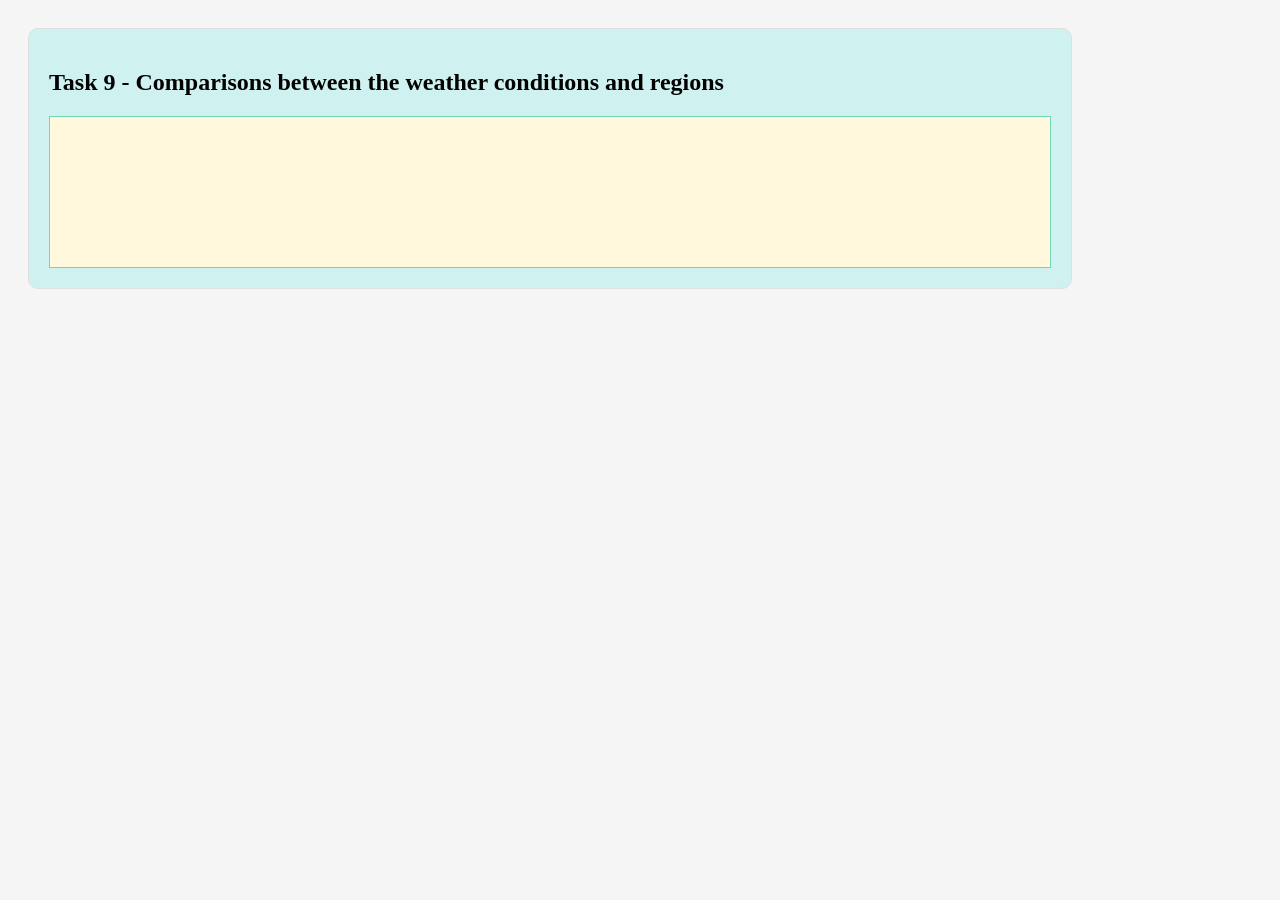
<file: task/task9.html>
<!DOCTYPE html>
<html lang="en">
    <head>
        <meta charset="UTF-8">
        <script src="https://d3js.org/d3.v7.min.js"></script>
        <title> Task 09 With Stacked Bar </title>
        <style>
            body {
                 font-family: 'Times New Roman', Times, serif;
                padding: 20px;
                background-color: #f5f5f5;
            }

            svg {
                background-color: cornsilk;
                border: 1px solid rgb(115, 215, 185);
                display: block;
                margin-top: 10px;
            }

            .tooltip {
                position: absolute;
                background: white;
                border: 1px solid #ccc;
                border-radius: 6px;
                padding: 8px 10px;
                opacity: 0;
                pointer-events: none;
                box-shadow: 0 2px 8px rgba(0,0,0,0.15);
                font-size: 14px;
                z-index: 999;
            }

            .chart-box {
                background-color: #cff2f0;
                border: 1px solid #e0e0e0;
                border-radius: 10px;
                padding: 20px;
                display: inline-block;
            }

            .filter-container {
                margin-bottom: 15px;
                font-size: 16px;
            }
        
            .filter-container select {
                padding: 6px 10px;
                font-family: 'Times New Roman', Times, serif;
                font-size: 15px;
                border-radius: 4px;
                border: 1px solid #ccc;
            }
        </style>
    </head>
    <body>
        <div class="chart-box">
            <h2>Task 9 - Comparisons between the weather conditions and regions </h2>
            <svg id="stackedBarChart" width="1000"></svg>      
        </div>

        <script>
            // Biến toàn cục bổ trợ khi chạy độc lập file này
            let currentRegion = "Tất cả khu vực";

            // Hàm để đọc dữ liệu data
            async function loadDataForStackedBar(filepath) {
                const data = await d3.csv(filepath);
                return data;
            }

            // Hàm để biến đổi và đếm ngày chuẩn
            function transformStackedBarData (data) {
                const trackingMap = new Map();
                const allConditions = new Set(); 

                data.forEach(d => {
                    const region = d["location.region"];
                    const condition = d["day.condition.text"];
                    const date = d["date"] || d["day"] || d["time"] || Math.random().toString();

                    if (!region || !condition) return; 
                    allConditions.add(condition);

                    if (!trackingMap.has(region)) {
                        trackingMap.set(region, new Map());
                    }
            
                    const conditionMap = trackingMap.get(region);
                    if (!conditionMap.has(condition)) {
                        conditionMap.set(condition, new Set());
                    }
                    conditionMap.get(condition).add(date);
                });

                const cleanDataForD3 = [];
                trackingMap.forEach((conditionMap, regionName) => {
                    const row = { region: regionName };
                    allConditions.forEach(cond => {
                        row[cond] = conditionMap.has(cond) ? conditionMap.get(cond).size : 0;
                    });
                    cleanDataForD3.push(row);
                });

                return {
                    chartData: cleanDataForD3,
                    keys: Array.from(allConditions)
                };
            }

            // Hàm để vẽ đồ thị cột chồng (Đã sửa lỗi gán sự kiện tương tác chuẩn chỉ)
            function drawStackedBarChart(outputData, selectedRegion) {
                const data = outputData.chartData;
                const keys = outputData.keys;

                const svg = d3.select("#stackedBarChart");

                // Xóa lỗi trùng lặp tooltip khi render lại
                d3.selectAll(".task9-tooltip").remove();
                const tooltip = d3.select("body").append("div").attr("class", "tooltip task9-tooltip");

                const width = 1000;
                const height = 500;
                const marginTop = 30;
                const marginRight = 40;
                const marginBottom = 120; // Tăng thêm tí nữa cho các nhãn chữ dài không bị lấp mất
                const marginLeft = 90;

                svg.attr("width", width).attr("height", height);
                svg.selectAll("*").remove(); 

                const series = d3.stack().keys(keys)(data);

                // Tính tổng số ngày của từng vùng để sắp xếp cột từ cao đến thấp
                const regionTotals = {};
                data.forEach(d => {
                    regionTotals[d.region] = d3.sum(keys, k => d[k]);
                });

                // Thiết lập thang đo
                const x = d3.scaleBand()
                    .domain(data.map(d => d.region).sort((a, b) => regionTotals[b] - regionTotals[a]))
                    .range([marginLeft, width - marginRight])
                    .padding(0.3);
              
                const y = d3.scaleLinear()
                    .domain([0, d3.max(series, d => d3.max(d, d => d[1]))])
                    .nice()
                    .range([height - marginBottom, marginTop]);

                const color = d3.scaleOrdinal()
                    .domain(keys)
                    .range(d3.schemeDark2);

                // Gán nhóm cột
                const barGroups = svg.append("g")
                    .selectAll("g")
                    .data(series)
                    .join("g")
                    .attr("fill", d => color(d.key));

                // Vẽ TỪNG THANH RECT và gán sự kiện trực tiếp vào rect (Hết lỗi dính chùm)
                const bars = barGroups.selectAll("rect")
                    .data(d => d.map(item => { item.key = d.key; return item; }))
                    .join("rect")
                    .attr("class", "task9-bar") 
                    .attr("x", d => x(d.data.region))
                    .attr("y", d => height - marginBottom) // Đáy khởi tạo hiệu ứng
                    .attr("height", 0) // Chiều cao ban đầu bằng 0 để trồi lên
                    .attr("width", x.bandwidth())
                    .style("cursor", "pointer")
                    // --- ĐƯA SỰ KIỆN VÀO ĐÚNG RECT ---
                    .on("mouseover", function(event, d) {
                        const regionName = d.data.region;
                        const weatherCondition = d.key;
                        const daysCount = d[1] - d[0]; 
                        
                        tooltip.style("opacity", 1)
                               .html(`<strong>Vùng:</strong> ${regionName}<br/>
                                      <strong>Thời tiết:</strong> ${weatherCondition}<br/>
                                      <strong>Số ngày:</strong> ${daysCount} ngày`);
                        
                        d3.select(this).style("stroke", "#000").style("stroke-width", "1.5px"); 
                    })
                    .on("mousemove", function(event) {   
                        tooltip.style("left", (event.pageX + 15) + "px")
                               .style("top", (event.pageY + 15) + "px");         
                    })
                    .on("mouseleave", function() {
                        tooltip.style("opacity", 0);
                        d3.select(this).style("stroke", "none"); 
                    })
                    .on("click", function(event, d) {
                        const clickedRegion = d.data.region;
        
                        if (currentRegion === clickedRegion) {
                            currentRegion = "Tất cả khu vực";
                        } else {
                            currentRegion = clickedRegion;
                        }
        
                        // Kiểm tra nếu có hàm updateDashboard của hệ thống lớn thì gọi, không thì tự re-render chính nó
                        if (typeof updateDashboard === "function") {
                            updateDashboard(); 
                        } else {
                            drawStackedBarChart(outputData, currentRegion);
                        }
                    });

                // Thêm hiệu ứng Transition trồi lên siêu xịn mịn
                bars.transition().duration(800)
                    .attr("y", d => y(d[1]))
                    .attr("height", d => isNaN(y(d[0]) - y(d[1])) ? 0 : (y(d[0]) - y(d[1])));

                // Xử lý Highlight Opacity khi có vùng được click chọn
                if (selectedRegion && selectedRegion !== "Tất cả khu vực") {
                    svg.selectAll(".task9-bar").style("opacity", 0.25);
                    svg.selectAll(".task9-bar").filter(r => r.data.region === selectedRegion).style("opacity", 1);
                } else {
                    svg.selectAll(".task9-bar").style("opacity", 1);
                }

                // Vẽ các trục tọa độ
                const xAxisG = svg.append("g")
                    .attr("transform", `translate(0, ${height - marginBottom})`)
                    .call(d3.axisBottom(x).tickSizeOuter(0));
                
                xAxisG.selectAll("text")
                    .attr("transform", "rotate(-25)") // Tăng góc nghiêng tí cho chữ đỡ đè nhau
                    .style("text-anchor", "end")
                    .style("font-size", "11px")
                    .style("font-family", "'Times New Roman', Times, serif");

                svg.append("g")
                    .attr("transform", `translate(${marginLeft}, 0)`)
                    .call(d3.axisLeft(y).ticks(10, "s"))
                    .style("font-size", "12px");
            }

            // Hàm khởi chạy chính
            async function main() {
                try {
                    const rawdata = await loadDataForStackedBar("df_weather_fixed_utf8_cleaned.csv");

                    // Xử lý chuẩn hóa dữ liệu vùng miền
                    rawdata.forEach(d => {
                        if (d["location.region"]) {
                            d["location.region"] = d["location.region"].trim();
                            if (d["location.region"].startsWith("Tr") && d["location.region"].includes("ng du và miền núi Bắc Bộ")) {
                                d["location.region"] = "Trung du và miền núi Bắc Bộ";
                            }
                        }
                    });

                    const data = transformStackedBarData(rawdata);

                    // Vẽ biểu đồ với trạng thái ban đầu mặc định
                    drawStackedBarChart(data, currentRegion);
                } catch (error) {
                    console.error("Lỗi nạp file dữ liệu CSV: ", error);
                }
            }
            
            main();            
        </script>
    </body>
</html>
</file>
<file: css/dashboard.css>
* {
    box-sizing: border-box;
}

body {
    font-family: 'Cambria', 'Times New Roman', serif;
    background: #eef2f0;
    margin: 0;
    padding: 20px;
}

.container {
    max-width: 1200px;
    margin: 0 auto;
}

.card {
    background: white;
    border-radius: 28px;
    box-shadow: 0 12px 28px rgba(0, 0, 0, 0.1);
    overflow: hidden;
}

.header {
    background: linear-gradient(135deg, #1e4a3a, #2d6a4f);
    color: white;
    padding: 20px 28px;
    text-align: center;
}

.header h1 {
    margin: 0;
    font-size: 1.5rem;
}

.header p {
    margin: 8px 0 0;
    opacity: 0.85;
    font-size: 0.85rem;
}

.sub-header {
    background: #f0f4f0;
    padding: 12px 24px;
    border-bottom: 1px solid #dde8e0;
    text-align: center;
}

.sub-header p {
    margin: 0;
    font-size: 0.85rem;
    color: #2d6a4f;
}

.upload-area {
    border: 2px dashed #2d6a4f;
    border-radius: 20px;
    padding: 24px;
    margin: 20px 24px;
    text-align: center;
    cursor: pointer;
    background: #fafdfa;
    transition: all 0.2s;
}

.upload-area:hover {
    background: #f0f7f0;
    border-color: #40916c;
}

.filters {
    background: #f8faf5;
    padding: 16px 24px;
    border-top: 1px solid #dde8e0;
    border-bottom: 1px solid #dde8e0;
    display: flex;
    flex-wrap: wrap;
    gap: 16px;
    align-items: flex-end;
    justify-content: center;
}

.filter-group {
    flex: 1;
    min-width: 120px;
    max-width: 180px;
}

.filter-group label {
    display: block;
    font-size: 0.65rem;
    font-weight: 700;
    text-transform: uppercase;
    color: #2d6a4f;
    margin-bottom: 4px;
    text-align: center;
}

select, button, input {
    width: 100%;
    padding: 8px 10px;
    border-radius: 14px;
    border: 1px solid #c8dbc8;
    background: white;
    font-size: 0.8rem;
    text-align: center;
}

button {
    background: #2d6a4f;
    color: white;
    border: none;
    cursor: pointer;
    font-weight: 600;
}

button:hover {
    background: #40916c;
}

.stats-bar {
    display: flex;
    gap: 20px;
    padding: 16px 24px;
    background: #f0f6f0;
    flex-wrap: wrap;
    justify-content: center;
    text-align: center;
}

.group-stats {
    display: flex;
    gap: 20px;
    padding: 16px 24px;
    background: #e8f0e8;
    flex-wrap: wrap;
    justify-content: center;
    border-bottom: 1px solid #c8dcc8;
}

.stat, .group-stat {
    background: white;
    padding: 10px 20px;
    border-radius: 40px;
    box-shadow: 0 1px 3px rgba(0,0,0,0.08);
    min-width: 150px;
    text-align: center;
}

.stat-label {
    font-size: 0.7rem;
    font-weight: 600;
    color: #2d6a4f;
    display: block;
    margin-bottom: 6px;
}

.stat-value {
    font-size: 1.2rem;
    font-weight: 700;
    font-family: monospace;
    color: #1e4a3a;
}

.group-stat span {
    font-size: 0.7rem;
    font-weight: bold;
    display: block;
}

.group-stat .avg {
    font-size: 1.1rem;
    font-weight: bold;
    font-family: monospace;
    margin: 4px 0;
}

/* Task 10 colors */
.low-uv-bg { background: #cfe8ff; color: #1a4a7a; }
.mid-uv-bg { background: #fff0cf; color: #8a6a1a; }
.high-uv-bg { background: #ffcfcf; color: #8a1a1a; }

/* Task 12 colors */
.red-bg { background: #ffe0e0; color: #c0392b; }
.green-bg { background: #e0ffe0; color: #2d6a4f; }
.blue-bg { background: #e0e8ff; color: #1e4a8a; }

.chart-container {
    padding: 20px 24px;
    background: white;
    position: relative;
    overflow-x: auto;
}

svg {
    display: block;
    margin: 0 auto;
    background: white;
    border-radius: 16px;
    border: 1px solid #e2ece2;
}

.tooltip-d3 {
    position: absolute;
    background: rgba(0, 0, 0, 0.85);
    color: #f0f0f0;
    padding: 8px 14px;
    border-radius: 14px;
    font-size: 11px;
    font-family: monospace;
    pointer-events: none;
    z-index: 100;
    line-height: 1.5;
    white-space: nowrap;
}

.note {
    padding: 12px 24px 20px;
    font-size: 11px;
    color: #5a7a6a;
    text-align: center;
    border-top: 1px solid #e0ece0;
}

.no-data {
    text-align: center;
    padding: 60px;
    color: #6a8e7a;
    font-size: 14px;
}

.range-inputs {
    display: flex;
    gap: 6px;
    align-items: center;
}

.range-inputs input {
    width: 100%;
}
</file>
